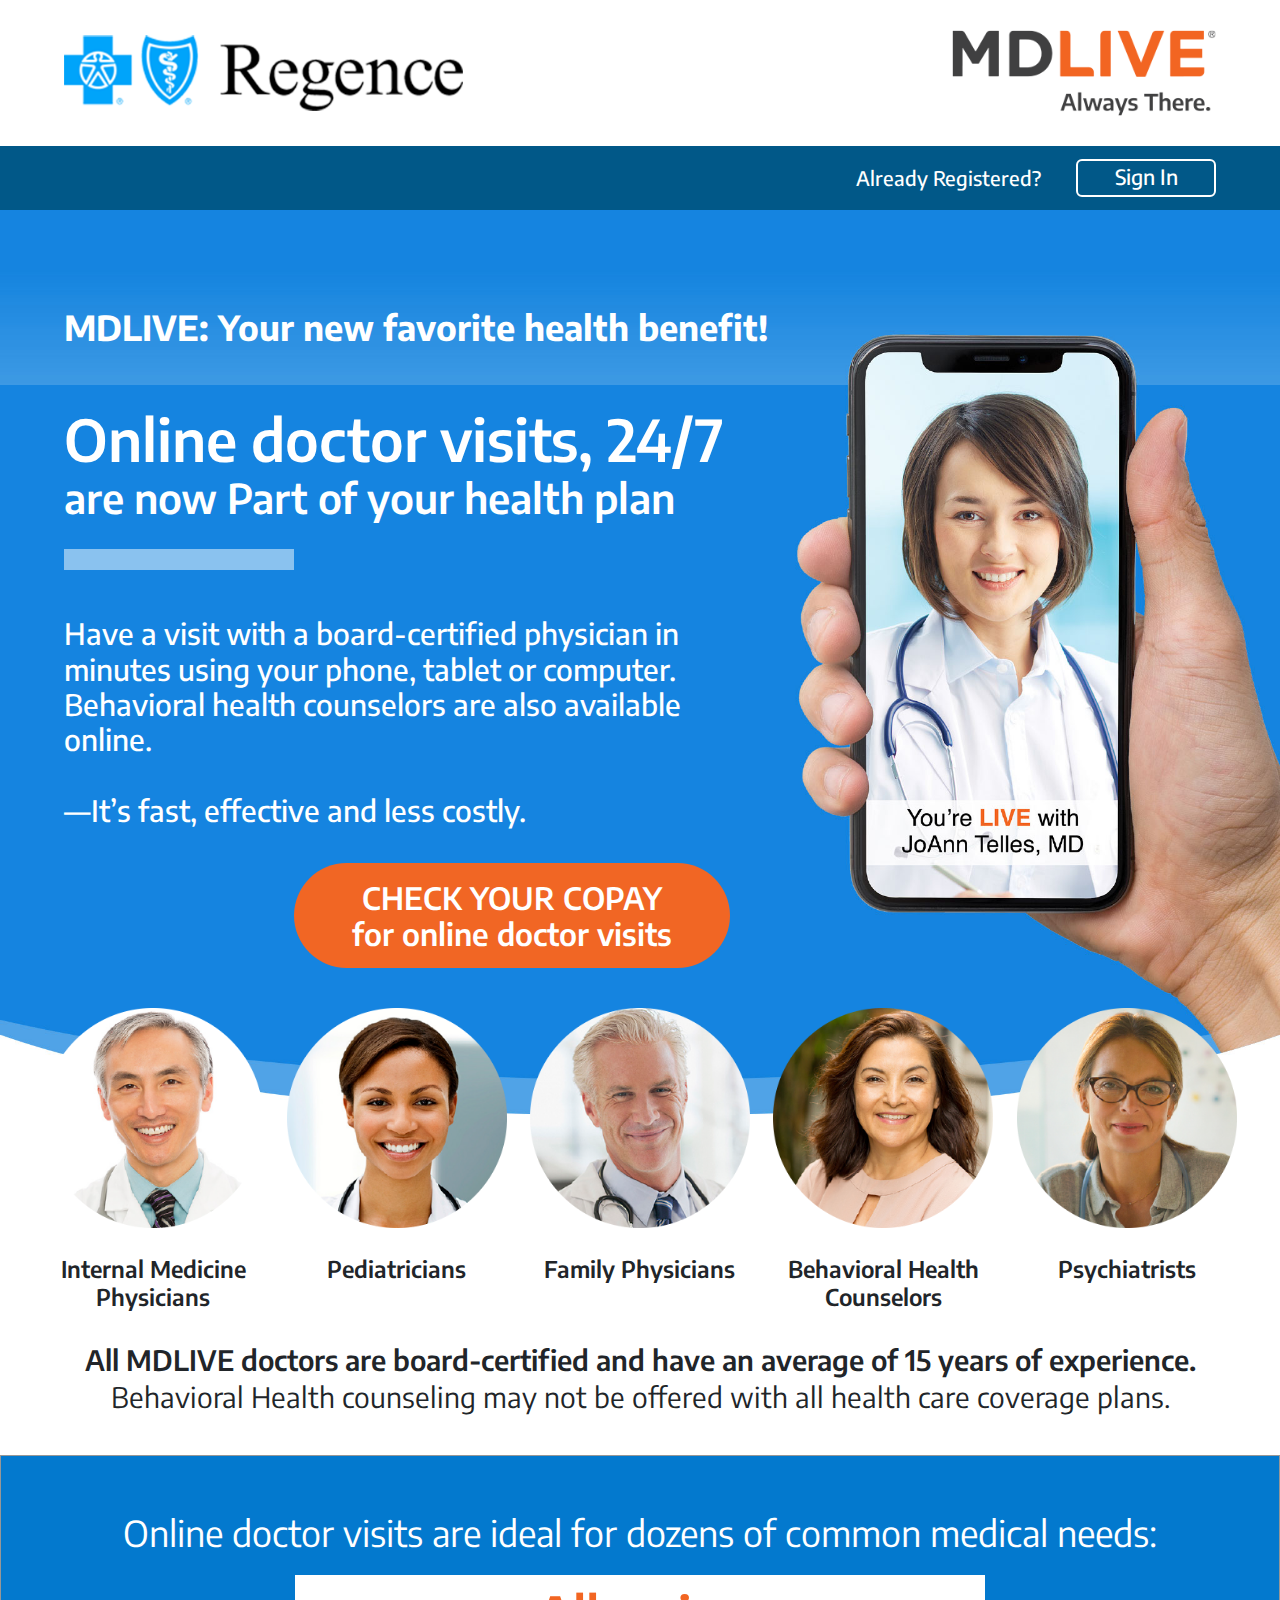
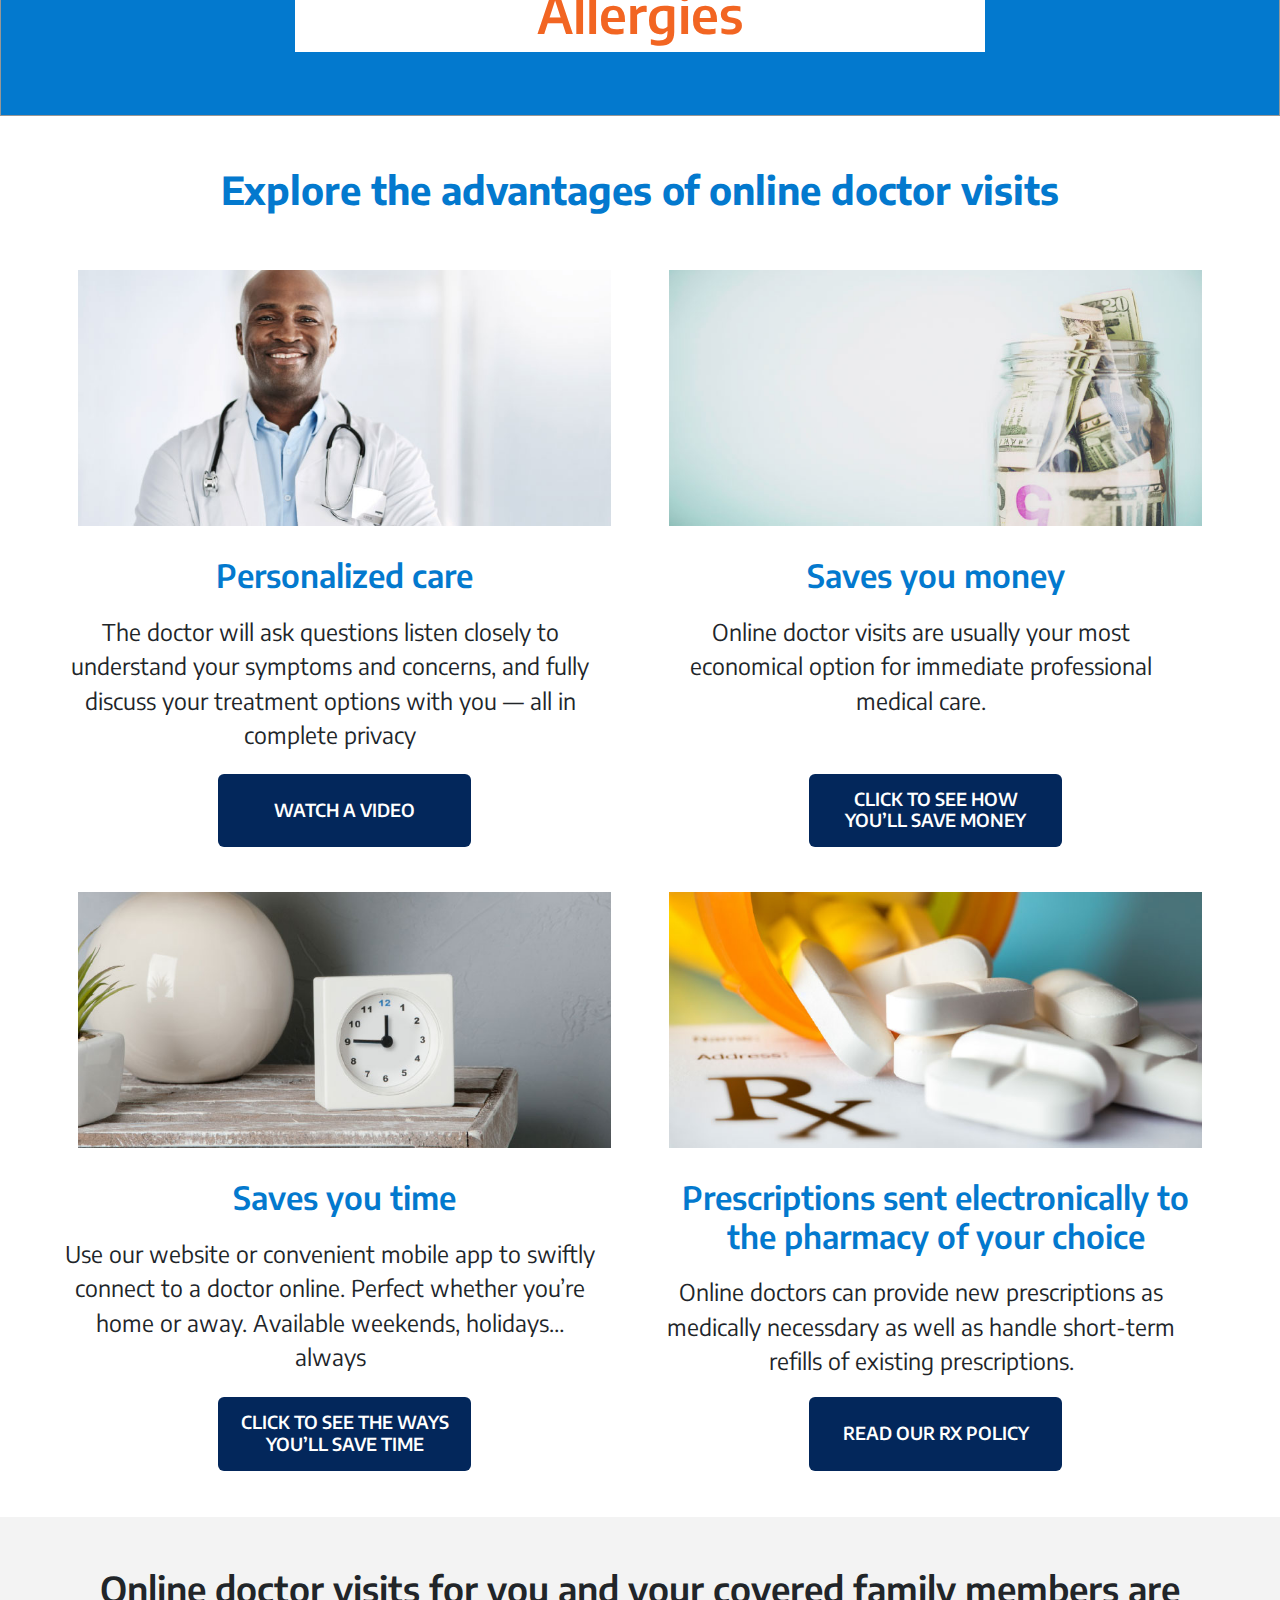
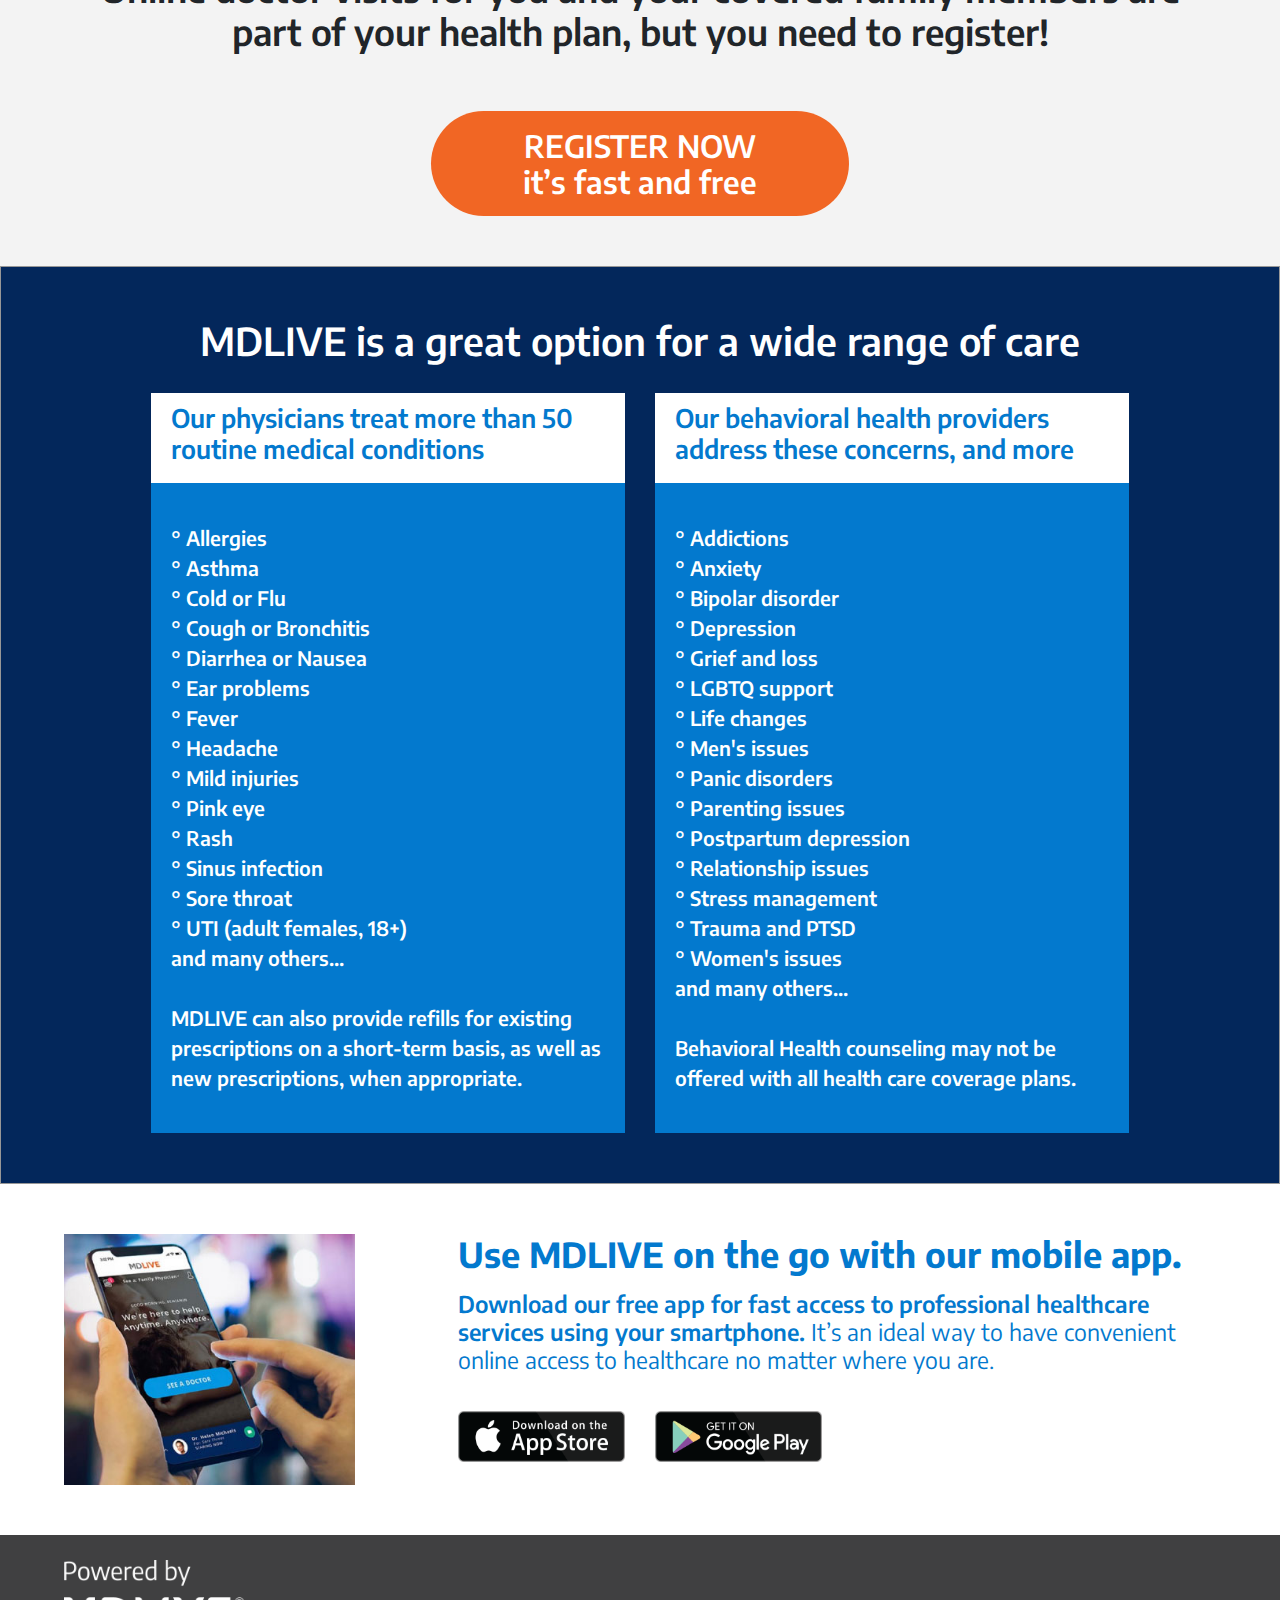
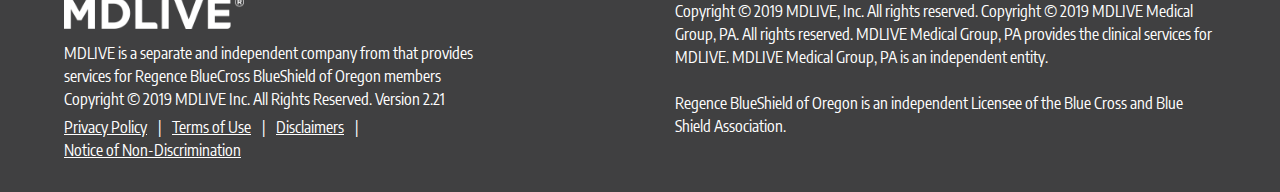
<file: index.html>
<!DOCTYPE html>
<html lang="en">
<head>
	<title>Regence</title>
	<meta charset="utf-8">
	<meta name="viewport" content="width=device-width, initial-scale=1">
	<meta name="classification" content="medical healthcare telehealth telemedicine"/>
	<meta name="description" content="Together Health Network - Trimedx Benefits, employee Healthcare with MDLIVE Find a web MD Online, ask a provider medical questions with Telehealth – Telemedicine.">
	<meta http-equiv="x-ua-compatible" content="ie=edge">
	<!--Bootstrap-->
	<link rel="stylesheet" href="https://maxcdn.bootstrapcdn.com/bootstrap/4.3.1/css/bootstrap.min.css">
	<link href="https://fonts.googleapis.com/css?family=Encode+Sans:100,200,300,400,500,600,700,800,900&display=swap" rel="stylesheet">
	<link href="https://fonts.googleapis.com/css?family=Encode+Sans+Condensed:100,200,300,400,500,600,700,800,900&display=swap" rel="stylesheet">

	<link href="assets/stylesheets/style.css" rel="stylesheet" type="text/css">
</head>
<body>
	<div class="fp-container">
		<div id="header">
	    <div class="cell-wrapper">
        <div class="wrapper">
          <div class="logo float-left">
            <a href="index.html"><img src="assets/images/regence_logo.svg" alt="Regence"></a>
          </div>
		      <div class="mdl_logo float-right">
        		<img src="assets/images/mdl_logo.svg" alt="MDLIVE Inc.">
					</div>
          <div class="clearfix"></div>
    		</div>
        <div class="sign_line">
        	<div class="wrapper">
	        	<span>Already Registered?</span>
	        	<a href="sign_in.html">Sign In</a>
	        </div>
        </div>
      </div>
    </div>
    <div id="content">
      <div class="cell-wrapper">
      	<img src="assets/images/wave_joann.jpg" class="wave_img">
        <div class="wrapper">
          <div class="page-wrapper">
          	<div class="dashboard_section_1">
          		<div class="line1">MDLIVE: Your new favorite health benefit!</div>
          		<div class="line2">Online doctor visits, 24/7<span>are now Part of your health plan</span></div>
          		<div class="line3">
	          		Have a visit with a board-certified physician in minutes using your phone, tablet or computer. Behavioral health counselors are also available online.<br><br>
	          		—It’s fast, effective and less costly.          			
          		</div>
          		<a href="copay.html" class="check_copay"><span>Check your copay</span> for online doctor visits</a>
          	</div>
        		<div class="dashboard_doctors">
          		<ul>
          			<li><img src="assets/images/doctor1.png" alt="Internal Medicine Physicians"><b>Internal Medicine Physicians</b></li>
          			<li><img src="assets/images/doctor2.png" alt="Pediatricians"><b>Pediatricians</b></li>
          			<li><img src="assets/images/doctor3.png" alt="Family Physicians"><b>Family Physicians</b></li>
          			<li><img src="assets/images/doctor4.png" alt="Behavioral Health Counselors"><b>Behavioral Health Counselors</b></li>
          			<li><img src="assets/images/doctor5.png" alt="Psychiatrists"><b>Psychiatrists</b></li>
          		</ul>
          		<div>
          			<b>All MDLIVE doctors are board-certified and have an average of 15 years of experience.</b> Behavioral Health counseling may not be offered with all health care coverage plans.
          		</div>
        		</div>
          </div>
        </div>
    		<div class="dashboard_section_2">
    			<div class="wrapper">
	    			Online doctor visits are ideal for dozens of common medical needs:
	    			<ul>
	    				<li>Allergies</li>
	    				<li>Asthma</li>
	    				<li>Cold and Flu</li>
	    				<li>Cough or Bronchitis</li>
	    				<li>Diarrhea or Nausea</li>
	    				<li>Ear problems</li>
	    				<li>Fever</li>
	    				<li>Headache</li>
	    				<li>Mild Injuries</li>
	    				<li>Pink Eye</li>
	    				<li>Rash</li>
	    				<li>Sinus infection</li>
	    				<li>Sore throat</li>
	    				<li>UTI (adult females, 18+)</li>
	    			</ul>
	    		</div>
    		</div>
    		<div class="dashboard_section_3">
    			<div class="wrapper">
    				<h2>Explore the advantages of online doctor visits</h2>
    				<div class="row">
    					<div class="col-md-6 col-xs-12">
    						<img src="assets/images/personalized_care.jpg" alt="Personalized care">
    						<div class="txt-block">
	    						<h3>Personalized care</h3>
	    						<span>The doctor will ask questions listen closely to understand your symptoms and concerns, and fully discuss your treatment options with you — all in complete privacy</span>
    						</div>
    						<a href="#" data-toggle="modal" data-target="#personalized_care"><span>Watch a Video</span></a>
    					</div>
    					<div class="col-md-6 col-xs-12">
    						<img src="assets/images/saves_money.jpg" alt="Saves you money">
    						<div class="txt-block">
	    						<h3>Saves you money</h3>
	    						<span>Online doctor visits are usually your most economical option for immediate professional medical care.</span>
    						</div>
    						<a href="#" data-toggle="modal" data-target="#saves_money"><span>Click to see how You’ll save Money</span></a>
    					</div>
    					<div class="col-md-6 col-xs-12">
    						<img src="assets/images/saves_time.jpg" alt="Saves you time">
    						<div class="txt-block">
	    						<h3>Saves you time</h3>
	    						<span>Use our website or convenient mobile app to swiftly connect to a doctor online. Perfect whether you’re home or away. Available weekends, holidays… always</span>
    						</div>
    						<a href="#" data-toggle="modal" data-target="#saves_time"><span>Click to see the ways You’ll save time</span></a>
    					</div>
    					<div class="col-md-6 col-xs-12">
    						<img src="assets/images/rx_policy.jpg" alt="Rx Policy">
    						<div class="txt-block">
	    						<h3>Prescriptions sent electronically to the pharmacy of your choice</h3>
	    						<span>Online doctors can provide new prescriptions as medically necessdary as well as handle short-term refills of existing prescriptions.</span>
    						</div>
    						<a href="#" data-toggle="modal" data-target="#rx_policy"><span>Read our Rx Policy</span></a>
    					</div>
    				</div>
    			</div>
    		</div>
    		<div class="dashboard_section_4">
    			<div class="wrapper">
    				Online doctor visits for you and your covered family members are part of your health plan, but you need to register!<br>
    				<a href="copay.html" class="register"><span>REGISTER NOW</span> it’s fast and free</a>
    			</div>
    		</div>
    		<div class="dashboard_section_5">
    			<div class="wrapper">
    				MDLIVE is a great option for a wide range of care<br>
    				<div class="care_wrapper">
    					<div class="row">
    						<div class="col-md-6 col-xs-12">
    							<div class="treatments">
	    							<h3>Our physicians treat more than 50 routine medical conditions</h3>
	    							<ul>
	    								<li>° Allergies</li>
	    								<li>° Asthma</li>
	    								<li>° Cold or Flu</li>
	    								<li>° Cough or Bronchitis</li>
	    								<li>° Diarrhea or Nausea</li>
	    								<li>° Ear problems</li>
	    								<li>° Fever</li>
	    								<li>° Headache</li>
	    								<li>° Mild injuries</li>
	    								<li>° Pink eye</li>
	    								<li>° Rash</li>
	    								<li>° Sinus infection</li>
	    								<li>° Sore throat</li>
	    								<li>° UTI (adult females, 18+)</li>
	    								<li>and many others…<br><br>
	    									MDLIVE can also provide refills for existing prescriptions on a short-term basis, as well as new prescriptions, when appropriate.
	    								</li>
	    							</ul>
    							</div>
     						</div>
    						<div class="col-md-6 col-xs-12">
    							<div class="treatments">
    								<h3>Our behavioral health providers address these concerns, and more</h3>
	    							<ul>
	    								<li>° Addictions</li>
	    								<li>° Anxiety</li>
	    								<li>° Bipolar disorder</li>
	    								<li>° Depression</li>
	    								<li>° Grief and loss</li>
	    								<li>° LGBTQ support</li>
	    								<li>° Life changes</li>
	    								<li>° Men's issues</li>
	    								<li>° Panic disorders</li>
	    								<li>° Parenting issues</li>
	    								<li>° Postpartum depression</li>
	    								<li>° Relationship issues</li>
	    								<li>° Stress management</li>
	    								<li>° Trauma and PTSD</li>
	    								<li>° Women's issues</li>
	    								<li>
												and many others…<br><br>
												Behavioral Health counseling may not be offered with all health care coverage plans.
											</li>
	    							</ul>
    							</div>
    						</div>
    					</div>
    				</div>
    			</div>
    		</div>
    		<div class="dashboard_section_6">
    			<div class="wrapper">
    				<div class="row">
    					<div class="col-sm-4 col-xs-12">
    						<img src="assets/images/app_image.jpg" alt="Download our free app" class="app_image">
    					</div>
    					<div class="col-sm-8 col-xs-12">
    						<h3>Use MDLIVE on the go with our mobile app.</h3>
    						<b>Download our free app for fast access to professional healthcare services using your smartphone.</b> It’s an ideal way to have convenient online access to healthcare no matter where you are.
    						<div class="app_download row">
    							<div class="col-lg-3 col-md-4 col-sm-5 col-6">
	    							<a href="https://itunes.apple.com/us/app/mdlive/id839671393?ls=1&mt=8" target="_blank"><img src="assets/images/app_store.svg" alt="App Store"></a>
    							</div>
    							<div class="col-lg-3 col-md-4 col-sm-5 col-6">
	    							<a href="https://play.google.com/store/apps/details?id=com.mdlive.mobile" target="_blank"><img src="assets/images/google_play.svg" alt="Google Play"></a>
    							</div>
    						</div>
    					</div>
    				</div>
    			</div>
    		</div>
      </div>
    </div>
		<div id="footer">
		  <div class="cell-wrapper">
		    <div class="wrapper">
		      <div class="group_footer_left">
		        <div class="copyright">
		        	<img src="assets/images/mdl_logo_powered.svg" alt="MDLIVE Inc.">
		          <div class="legal">
		            MDLIVE is a separate and independent company from that provides services for Regence BlueCross BlueShield of Oregon members <br>Copyright © 2019 MDLIVE Inc. All Rights Reserved. Version 2.21
		            <ul class="legal-links">
		              <li class="privacy"><a href="privacy_policy.html" title="Privacy Policy">Privacy Policy</a></li>
		              <li class="terms"><a href="terms_of_use.html" title="Terms of Use">Terms of Use</a></li>
		              <li class="hipaa"><a href="disclaimers.html" title="Disclaimers">Disclaimers</a></li>
		              <li class="ndnotice"><a href="notice-of-non-discrimination.html" title="Notice of Non-Discrimination">Notice of Non-Discrimination</a></li>
		            </ul>
		          </div>
		        </div>
		      </div>
		      <div class="group_footer_right">
	        	Copyright © 2019 MDLIVE, Inc. All rights reserved. Copyright © 2019 MDLIVE Medical Group, PA. All rights reserved. MDLIVE Medical Group, PA provides the clinical services for MDLIVE. MDLIVE Medical Group, PA is an independent entity. <br><br>
	        	Regence BlueShield of Oregon is an independent Licensee of the Blue Cross and Blue Shield Association.
		      </div>
		      <div class="clearfix"></div>
		    </div>
		  </div>
		</div>
	</div>
	<div class="modal fade" id="personalized_care" tabindex="-1" role="dialog" aria-hidden="true">
	  <div class="modal-dialog" role="document">
	    <div class="modal-content">
	      <div class="modal-body no_padding dashboard_modal">
	      	<div class="video-container">
						<iframe id="video" width="420" height="315" src="https://www.youtube.com/embed/SkiyhtUynYQ?rel=0" frameborder="0" allowfullscreen></iframe>
					</div>
				</div>
	      <div class="modal-footer">
	        <button type="button" data-dismiss="modal">Close</button>
	      </div>
	    </div>
	  </div>
	</div>
	<div class="modal fade" id="rx_policy" tabindex="-1" role="dialog" aria-hidden="true">
	  <div class="modal-dialog" role="document">
	    <div class="modal-content">
	      <div class="modal-body no_padding dashboard_modal">
	        <img src="assets/images/rx_policy.jpg" alt="Rx Policy">
	        <div class="modal-text">
		        <h3>Medications through MDLIVE</h3>
		        <ul>
		        	<li>When your medical condition calls for a prescription drug, our doctors can send a convenient e-prescription directly to the pharmacy of your choice.</li>
		        	<li>MDLIVE doctors can also provide a refill for an existing prescription on a short-term basis.</li>
		        </ul>
		        <div class="disclaimer">Our physicians will not prescribe substances, non-therapeutic drugs, and certain other drugs that have potential for abuse.</div>
	        </div>
	      </div>
	      <div class="modal-footer">
	        <button type="button" data-dismiss="modal">Close</button>
	      </div>
	    </div>
	  </div>
	</div>
	<div class="modal fade" id="saves_money" tabindex="-1" role="dialog" aria-hidden="true">
	  <div class="modal-dialog" role="document">
	    <div class="modal-content">
	      <div class="modal-body no_padding dashboard_modal">
	        <img src="assets/images/saves_money.jpg" alt="Saves you money">
	        <div class="modal-text">
		        <h3>How you'll save money</h3>
		        <ul>
		        	<li>Copays for online doctor visits are almost always lower than going to an Urgent Care center, and especially compared to costly ER visits.</li>
		        	<li>With online doctor visits, you'll save money by not missing work, paying for childcare, or incurring costs of commuting and parking.</li>
		        </ul>
	        </div>
	      </div>
	      <div class="modal-footer">
	        <button type="button" data-dismiss="modal">Close</button>
	      </div>
	    </div>
	  </div>
	</div>
	<div class="modal fade" id="saves_time" tabindex="-1" role="dialog" aria-hidden="true">
	  <div class="modal-dialog" role="document">
	    <div class="modal-content">
	      <div class="modal-body no_padding dashboard_modal">
	        <img src="assets/images/saves_time.jpg" alt="Saves you time">
	        <div class="modal-text">
		        <h3>Average wait time to see a doctor on MDLIVE is less than 15 minutes!</h3>
		        Plus, compared to regular office visits, you'll save time spent:<br><br>
		        <ul>
		        	<li class="narrow">Calling for an appointment</li>
		        	<li class="narrow">Traveling there and back</li>
		        	<li class="narrow">Filling out paperwork</li>
		        	<li class="narrow">Sitting in a waiting room</li>
		        	<li class="narrow">Taking a prescription to the pharmacy (MDLIVE uses e-prescriptions!)</li>
		        </ul>
	        </div>
	      </div>
	      <div class="modal-footer">
	        <button type="button" data-dismiss="modal">Close</button>
	      </div>
	    </div>
	  </div>
	</div>
</body>
</html>
<script src="https://ajax.googleapis.com/ajax/libs/jquery/3.3.1/jquery.min.js"></script>
<script src="https://cdnjs.cloudflare.com/ajax/libs/popper.js/1.14.7/umd/popper.min.js"></script>
<script src="https://maxcdn.bootstrapcdn.com/bootstrap/4.3.1/js/bootstrap.min.js"></script>
<script src="assets/scripts/common.js"></script>
</file>
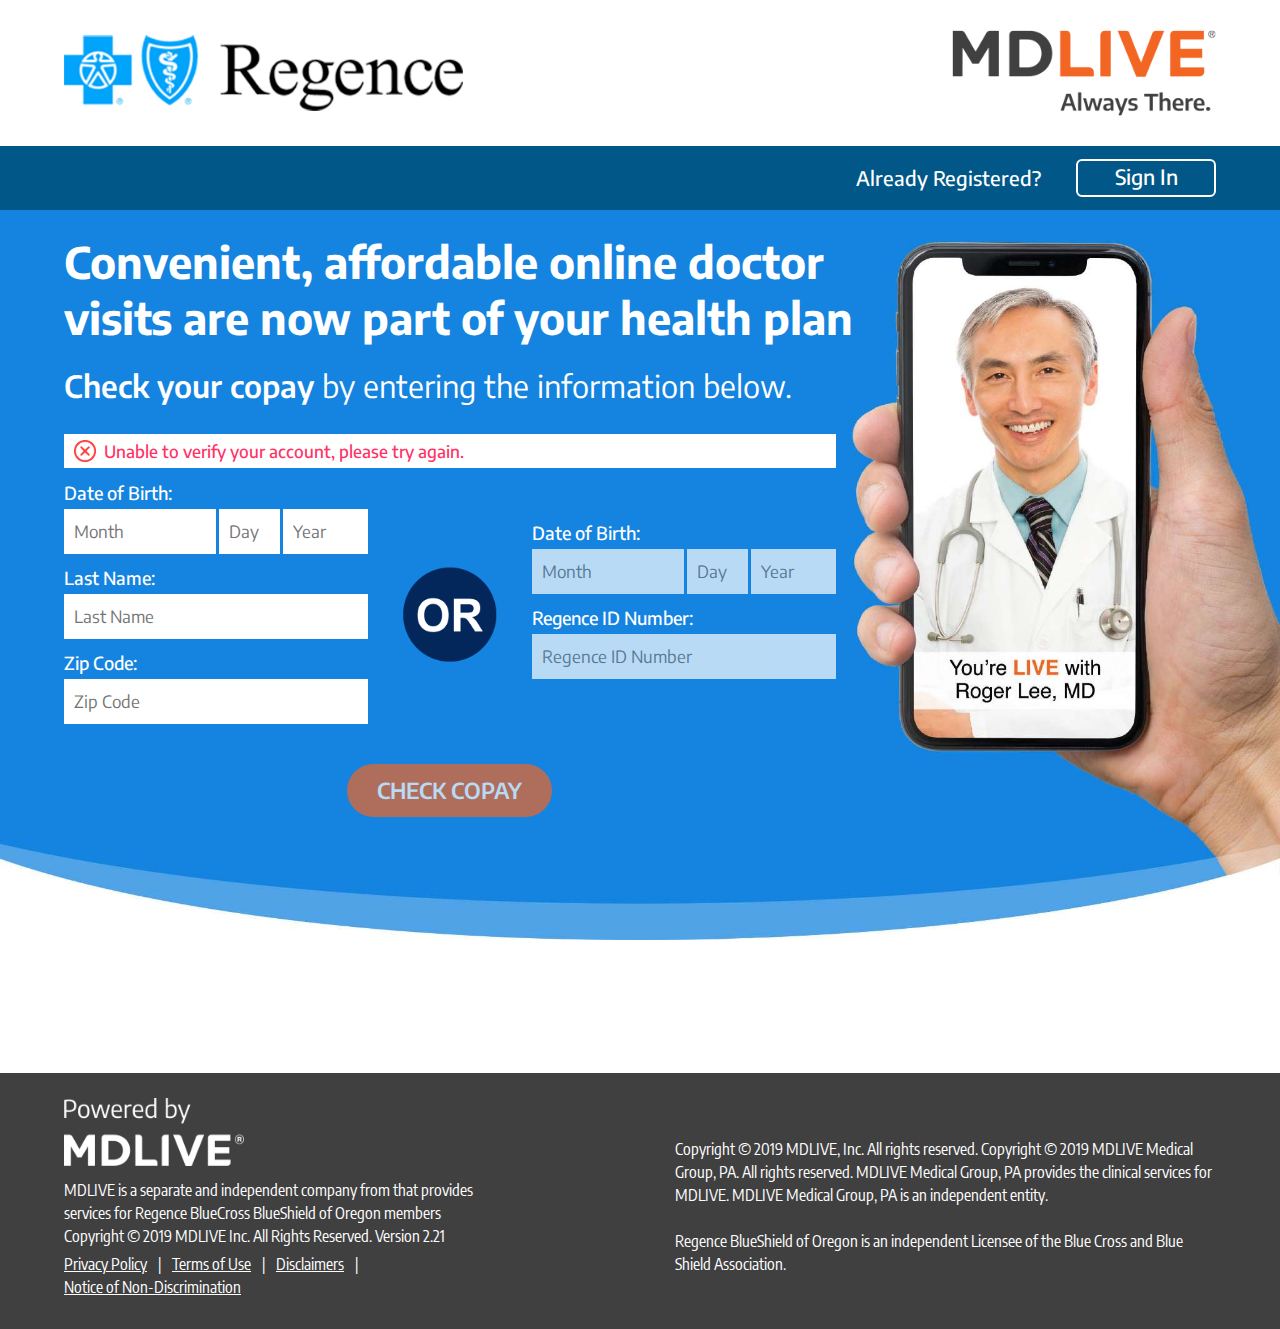
<file: copay.html>
<!DOCTYPE html>
<html lang="en">
<!--test-->
<head>
	<title>Regence</title>
	<meta charset="utf-8">
	<meta name="viewport" content="width=device-width, initial-scale=1">
	<meta name="classification" content="medical healthcare telehealth telemedicine"/>
	<meta name="description" content="Together Health Network - Trimedx Benefits, employee Healthcare with MDLIVE Find a web MD Online, ask a provider medical questions with Telehealth – Telemedicine.">
	<meta http-equiv="x-ua-compatible" content="ie=edge">
	<!--Bootstrap-->
	<link rel="stylesheet" href="https://maxcdn.bootstrapcdn.com/bootstrap/4.3.1/css/bootstrap.min.css">
	<script src="https://ajax.googleapis.com/ajax/libs/jquery/3.3.1/jquery.min.js"></script>
	<script src="https://cdnjs.cloudflare.com/ajax/libs/popper.js/1.14.7/umd/popper.min.js"></script>
	<script src="https://maxcdn.bootstrapcdn.com/bootstrap/4.3.1/js/bootstrap.min.js"></script>

	<link href="https://fonts.googleapis.com/css?family=Encode+Sans:100,200,300,400,500,600,700,800,900&display=swap" rel="stylesheet">
	<link href="https://fonts.googleapis.com/css?family=Encode+Sans+Condensed:100,200,300,400,500,600,700,800,900&display=swap" rel="stylesheet">

	<link href="assets/stylesheets/style.css" rel="stylesheet" type="text/css">
	<script src="assets/scripts/common.js"></script>
</head>
<body>
	<div class="fp-container">
		<div id="header">
	    <div class="cell-wrapper">
        <div class="wrapper">
          <div class="logo float-left">
            <a href="index.html"><img src="assets/images/regence_logo.svg" alt="Regence"></a>
          </div>
		      <div class="mdl_logo float-right">
        		<img src="assets/images/mdl_logo.svg" alt="MDLIVE Inc.">
					</div>
          <div class="clearfix"></div>
    		</div>
        <div class="sign_line">
        	<div class="wrapper">
	        	<span>Already Registered?</span>
	        	<a href="sign_in.html">Sign In</a>
	        </div>
        </div>
      </div>
    </div>
    <div id="copay_content">
      <div class="cell-wrapper">
      	<img src="assets/images/wave_roger.jpg" class="wave_img swap">
      	<img src="assets/images/wave_roger1.jpg" class="wave_img swap">
        <div class="wrapper">
          <div class="page-wrapper">
          	<div class="copay_text">
          		<div class="line1">Convenient, affordable online doctor visits are now part of your health plan</div>
          		<div class="line2"><b>Check your copay</b> by entering the information below.</div>
          	</div>
        		<form id="checkCopayForm" action="register.html">
	          	<div class="copay-form">
		          	<div class="copay_errors_container">
		          		<div class="copay-error">
		          			<img src="assets/images/error.png" alt="error">
		          			<span>Unable to verify your account, please try again.</span>
		          		</div>
		          	</div>
		          	<div class="row">
		          		<div class="col-md-5 check_method" id="check_method_1">
	          				<label>Date of Birth:</label>
	          				<div class="form-cell date-row clearfix">
	          					<input type="text" name="" placeholder="Month">
	          					<input type="number" min="1" max="31" name="" placeholder="Day">
	          					<input type="number" min="1900" name="" placeholder="Year">
	          				</div>
	          				<label>Last Name:</label>
			          		<div class="form-cell">
			          			<input type="text" name="" placeholder="Last Name">
			          		</div>
	          				<label>Zip Code:</label>
			          		<div class="form-cell">
			          			<input type="number" name="" placeholder="Zip Code">
			          		</div>
		          		</div>
		          		<div class="col-lg-2 col-md-2 check_method_or"><img src="assets/images/or_icon.png" alt="Or"></div>
		          		<div class="col-md-5 check_method" id="check_method_2">
	          				<label>Date of Birth:</label>
	          				<div class="form-cell date-row clearfix">
	          					<input type="text" name="" readonly="true" placeholder="Month">
	          					<input type="number" min="1" max="31" name="" readonly="true" placeholder="Day">
	          					<input type="number" min="1900" name="" readonly="true" placeholder="Year">
	          				</div>
	          				<label>Regence ID Number:</label>
			          		<div class="form-cell">
			          			<input type="text" name="" readonly="true" placeholder="Regence ID Number">
			          		</div>
		          		</div>
		          	</div>
		          	<div class="form-buttons"><input type="submit" name="" id="checkCopaySubmit" value="Check Copay" disabled="disabled"></div>
	          	</div>
        		</form>
          </div>
        </div>
      </div>
      <div class="copay_height_adjust"></div>
    </div>
		<div id="footer">
		  <div class="cell-wrapper">
		    <div class="wrapper">
		      <div class="group_footer_left">
		        <div class="copyright">
		        	<img src="assets/images/mdl_logo_powered.svg" alt="MDLIVE Inc.">
		          <div class="legal">
		            MDLIVE is a separate and independent company from that provides services for Regence BlueCross BlueShield of Oregon members <br>Copyright © 2019 MDLIVE Inc. All Rights Reserved. Version 2.21
		            <ul class="legal-links">
		              <li class="privacy"><a href="privacy_policy.html" title="Privacy Policy">Privacy Policy</a></li>
		              <li class="terms"><a href="terms_of_use.html" title="Terms of Use">Terms of Use</a></li>
		              <li class="hipaa"><a href="disclaimers.html" title="Disclaimers">Disclaimers</a></li>
		              <li class="ndnotice"><a href="notice-of-non-discrimination.html" title="Notice of Non-Discrimination">Notice of Non-Discrimination</a></li>
		            </ul>
		          </div>
		        </div>
		      </div>
		      <div class="group_footer_right">
	        	Copyright © 2019 MDLIVE, Inc. All rights reserved. Copyright © 2019 MDLIVE Medical Group, PA. All rights reserved. MDLIVE Medical Group, PA provides the clinical services for MDLIVE. MDLIVE Medical Group, PA is an independent entity. <br><br>
	        	Regence BlueShield of Oregon is an independent Licensee of the Blue Cross and Blue Shield Association.
		      </div>
		      <div class="clearfix"></div>
		    </div>
		  </div>
		</div>
	</div>
</body>
</html>
</file>
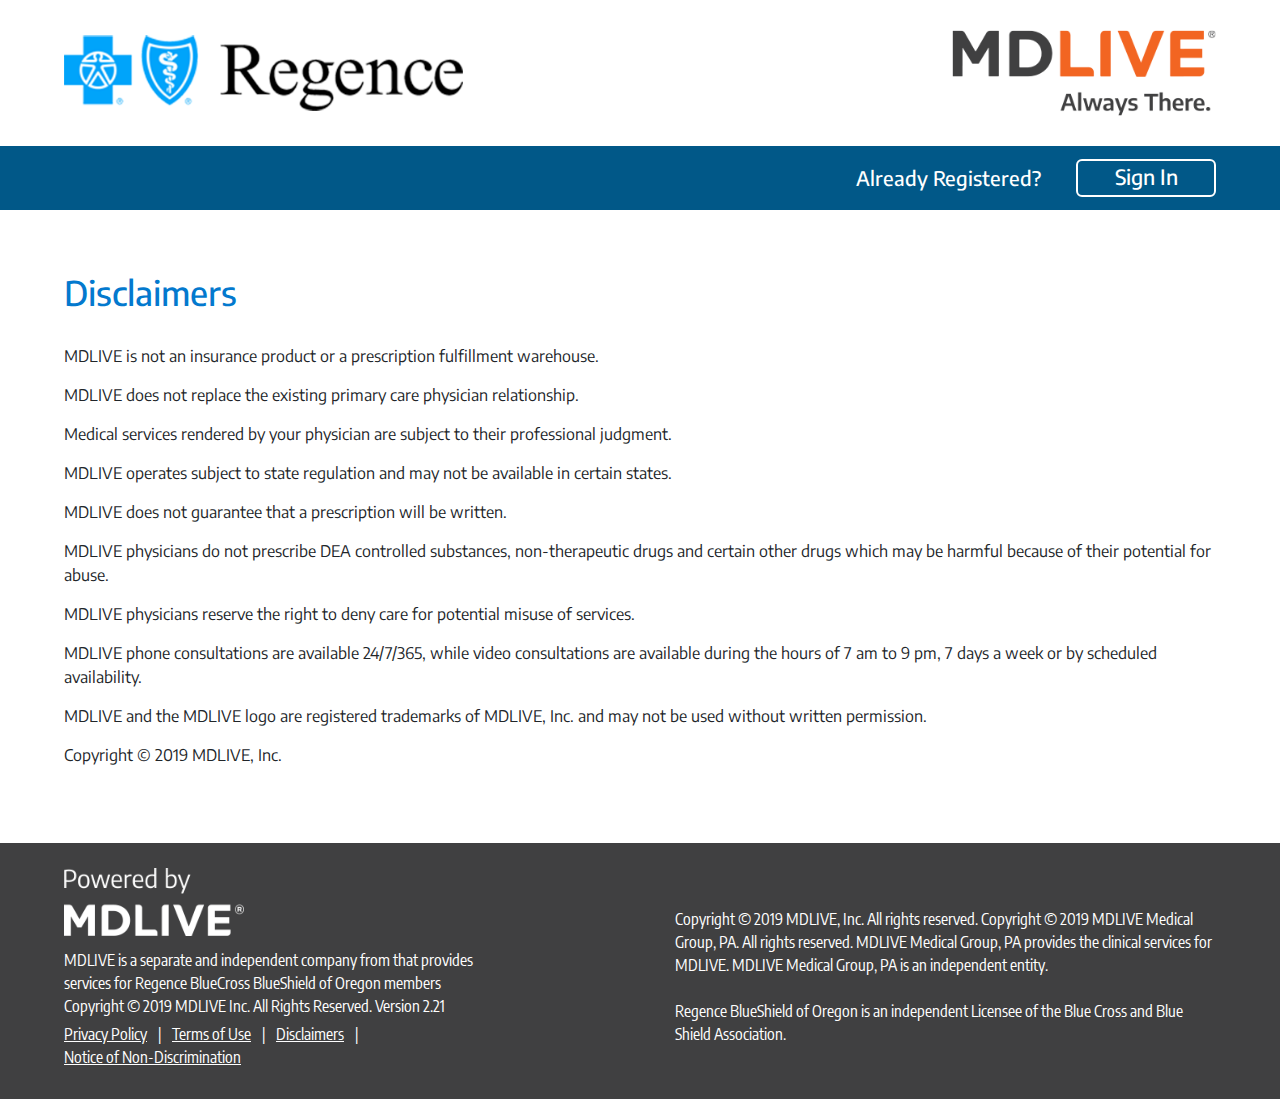
<file: disclaimers.html>
<!DOCTYPE html>
<html lang="en">
<head>
	<title>Regence</title>
	<meta charset="utf-8">
	<meta name="viewport" content="width=device-width, initial-scale=1">
	<meta name="classification" content="medical healthcare telehealth telemedicine"/>
	<meta name="description" content="Together Health Network - Trimedx Benefits, employee Healthcare with MDLIVE Find a web MD Online, ask a provider medical questions with Telehealth – Telemedicine.">
	<meta http-equiv="x-ua-compatible" content="ie=edge">
	<!--Bootstrap-->
	<link rel="stylesheet" href="https://maxcdn.bootstrapcdn.com/bootstrap/4.3.1/css/bootstrap.min.css">
	<script src="https://ajax.googleapis.com/ajax/libs/jquery/3.3.1/jquery.min.js"></script>
	<script src="https://cdnjs.cloudflare.com/ajax/libs/popper.js/1.14.7/umd/popper.min.js"></script>
	<script src="https://maxcdn.bootstrapcdn.com/bootstrap/4.3.1/js/bootstrap.min.js"></script>

	<link href="https://fonts.googleapis.com/css?family=Encode+Sans:100,200,300,400,500,600,700,800,900&display=swap" rel="stylesheet">
	<link href="https://fonts.googleapis.com/css?family=Encode+Sans+Condensed:100,200,300,400,500,600,700,800,900&display=swap" rel="stylesheet">

	<link href="assets/stylesheets/style.css" rel="stylesheet" type="text/css">
	<script src="assets/scripts/common.js"></script>
</head>
<body>
	<div class="fp-container">
		<div id="header">
	    <div class="cell-wrapper">
        <div class="wrapper">
          <div class="logo float-left">
            <a href="index.html"><img src="assets/images/regence_logo.svg" alt="Regence"></a>
          </div>
		      <div class="mdl_logo float-right">
        		<img src="assets/images/mdl_logo.svg" alt="MDLIVE Inc.">
					</div>
          <div class="clearfix"></div>
    		</div>
        <div class="sign_line">
        	<div class="wrapper">
	        	<span>Already Registered?</span>
	        	<a href="sign_in.html">Sign In</a>
	        </div>
        </div>
      </div>
    </div>
    <div id="content">
      <div class="cell-wrapper">
        <div class="wrapper">
          <div class="static-page-wrapper">
			      <h1>Disclaimers</h1>
			      <ul class="disclaimers-content-list generic_270_disclaimers">
			        <li data-disclaimer="1">MDLIVE is not an insurance product or a prescription fulfillment warehouse.</li><li data-disclaimer="2">MDLIVE does not replace the existing primary care physician relationship.</li><li data-disclaimer="3">Medical services rendered by your physician are subject to their professional judgment.</li><li data-disclaimer="4">MDLIVE operates subject to state regulation and may not be available in certain states.</li><li data-disclaimer="5">MDLIVE does not guarantee that a prescription will be written.</li><li data-disclaimer="6">MDLIVE physicians do not prescribe DEA controlled substances, non-therapeutic drugs and certain other drugs which may be harmful because of their potential for abuse.</li><li data-disclaimer="7">MDLIVE physicians reserve the right to deny care for potential misuse of services.</li><li data-disclaimer="8">MDLIVE phone consultations are available 24/7/365, while video consultations are available during the hours of 7 am to 9 pm, 7 days a week or by scheduled availability.</li><li data-disclaimer="9">MDLIVE and the MDLIVE logo are registered trademarks of MDLIVE, Inc. and may not be used without written permission.</li>
			      </ul>
			      <p class="disclaimers-content-copyright">Copyright © 2019 MDLIVE, Inc.</p>
          </div>
        </div>
      </div>
    </div>
		<div id="footer">
		  <div class="cell-wrapper">
		    <div class="wrapper">
		      <div class="group_footer_left">
		        <div class="copyright">
		        	<img src="assets/images/mdl_logo_powered.svg" alt="MDLIVE Inc.">
		          <div class="legal">
		            MDLIVE is a separate and independent company from that provides services for Regence BlueCross BlueShield of Oregon members <br>Copyright © 2019 MDLIVE Inc. All Rights Reserved. Version 2.21
		            <ul class="legal-links">
		              <li class="privacy"><a href="privacy_policy.html" title="Privacy Policy">Privacy Policy</a></li>
		              <li class="terms"><a href="terms_of_use.html" title="Terms of Use">Terms of Use</a></li>
		              <li class="hipaa"><a href="disclaimers.html" title="Disclaimers">Disclaimers</a></li>
		              <li class="ndnotice"><a href="notice-of-non-discrimination.html" title="Notice of Non-Discrimination">Notice of Non-Discrimination</a></li>
		            </ul>
		          </div>
		        </div>
		      </div>
		      <div class="group_footer_right">
	        	Copyright © 2019 MDLIVE, Inc. All rights reserved. Copyright © 2019 MDLIVE Medical Group, PA. All rights reserved. MDLIVE Medical Group, PA provides the clinical services for MDLIVE. MDLIVE Medical Group, PA is an independent entity. <br><br>
	        	Regence BlueShield of Oregon is an independent Licensee of the Blue Cross and Blue Shield Association.
		      </div>
		      <div class="clearfix"></div>
		    </div>
		  </div>
		</div>
	</div>
</body>
</html>
</file>
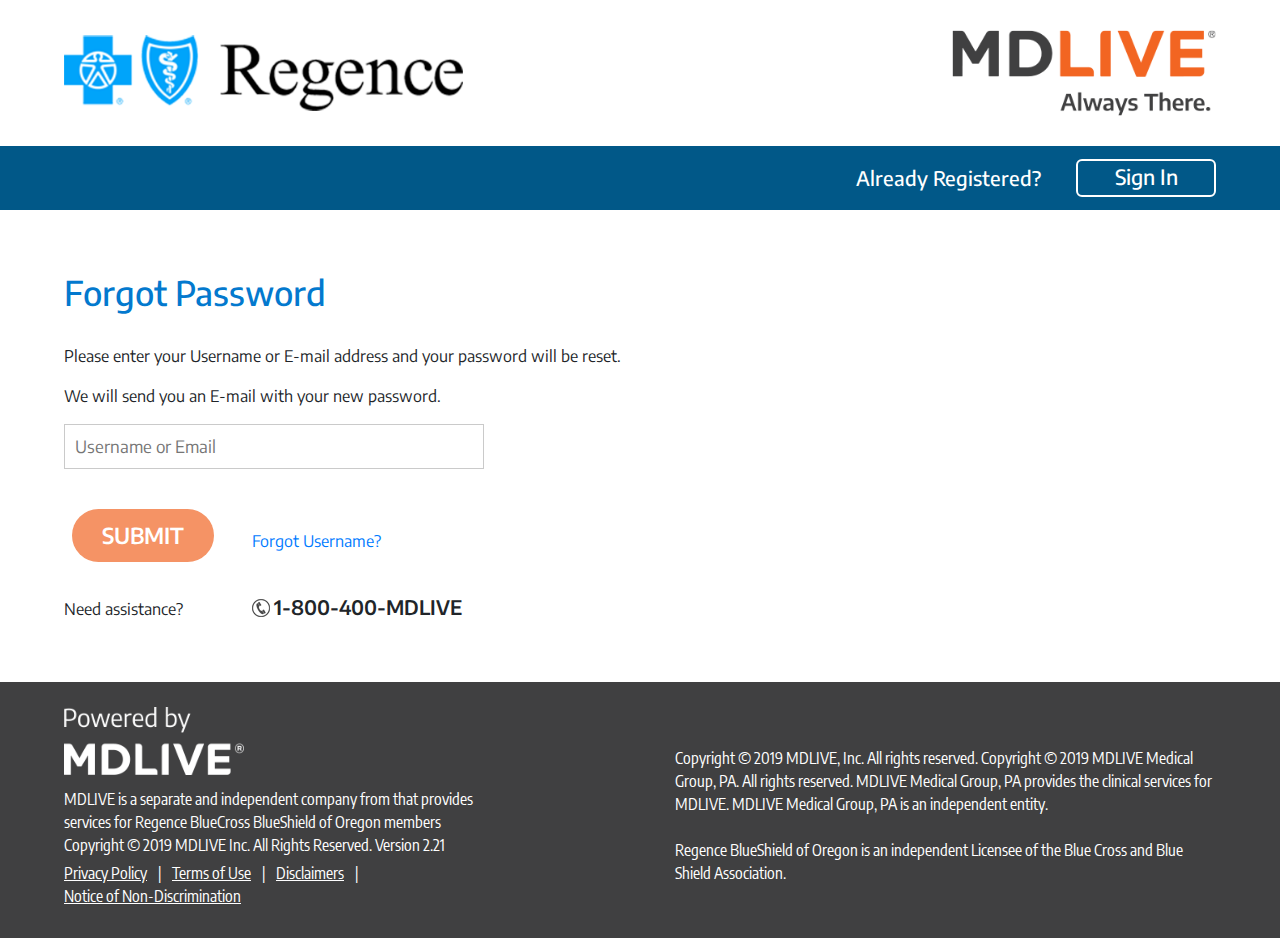
<file: forgot_password.html>
<!DOCTYPE html>
<html lang="en">
<head>
	<title>Regence</title>
	<meta charset="utf-8">
	<meta name="viewport" content="width=device-width, initial-scale=1">
	<meta name="classification" content="medical healthcare telehealth telemedicine"/>
	<meta name="description" content="Together Health Network - Trimedx Benefits, employee Healthcare with MDLIVE Find a web MD Online, ask a provider medical questions with Telehealth – Telemedicine.">
	<meta http-equiv="x-ua-compatible" content="ie=edge">
	<!--Bootstrap-->
	<link rel="stylesheet" href="https://maxcdn.bootstrapcdn.com/bootstrap/4.3.1/css/bootstrap.min.css">
	<script src="https://ajax.googleapis.com/ajax/libs/jquery/3.3.1/jquery.min.js"></script>
	<script src="https://cdnjs.cloudflare.com/ajax/libs/popper.js/1.14.7/umd/popper.min.js"></script>
	<script src="https://maxcdn.bootstrapcdn.com/bootstrap/4.3.1/js/bootstrap.min.js"></script>

	<link href="https://fonts.googleapis.com/css?family=Encode+Sans:100,200,300,400,500,600,700,800,900&display=swap" rel="stylesheet">
	<link href="https://fonts.googleapis.com/css?family=Encode+Sans+Condensed:100,200,300,400,500,600,700,800,900&display=swap" rel="stylesheet">

	<link href="assets/stylesheets/style.css" rel="stylesheet" type="text/css">
	<script src="assets/scripts/common.js"></script>
</head>
<body>
	<div class="fp-container">
		<div id="header">
	    <div class="cell-wrapper">
        <div class="wrapper">
          <div class="logo float-left">
            <a href="index.html"><img src="assets/images/regence_logo.svg" alt="Regence"></a>
          </div>
		      <div class="mdl_logo float-right">
        		<img src="assets/images/mdl_logo.svg" alt="MDLIVE Inc.">
					</div>
          <div class="clearfix"></div>
    		</div>
        <div class="sign_line">
        	<div class="wrapper">
	        	<span>Already Registered?</span>
	        	<a href="sign_in.html">Sign In</a>
	        </div>
        </div>
      </div>
    </div>
    <div id="content">
      <div class="cell-wrapper">
        <div class="wrapper">
          <div class="static-page-wrapper">
						<h1>Forgot Password</h1>
					  <p>Please enter your Username or E-mail address and your password will be reset.</p>
					  <p>We will send you an E-mail with your new password.</p>
          	<div class="form-wrapper">
							<div class="forgot-password" id="forgotWrap">
							  <form accept-charset="UTF-8" action="/forgot_password" method="post">
							  	<input name="utf8" type="hidden" value="✓">
							  	<input name="authenticity_token" type="hidden" value="">
							    <p style="color:red;"></p>
							    <div class="form-cell">
							    	<input autocomplete="off" id="forgot_password_email" name="forgot_password[email]" size="40" placeholder="Username or Email" type="text">
							    </div>
							    <div class="error" id="error_password"></div>
	                <div class="submit-form form-buttons">
	                	<div class="row">
	                		<div class="col-sm-5">
			                  <input name="commit" type="submit" value="Submit" disabled="true">
	                		</div>
	                		<div class="col-sm-7 acct text-left">
	                      <a href="forgot_username.html">Forgot Username?</a>
	                		</div>
	                	</div>
	                </div>
			            <div class="assistance_notice row">
		            		<div class="col-sm-5">
		                  <span>Need assistance?</span>
                		</div>
                		<div class="col-sm-7">
                      <img src="assets/images/phoneicon.png" alt=""> <b>1-800-400-MDLIVE</b>
                		</div>
			            </div>
								</form>  
							</div>
          	</div>
          </div>
        </div>
      </div>
    </div>
		<div id="footer">
		  <div class="cell-wrapper">
		    <div class="wrapper">
		      <div class="group_footer_left">
		        <div class="copyright">
		        	<img src="assets/images/mdl_logo_powered.svg" alt="MDLIVE Inc.">
		          <div class="legal">
		            MDLIVE is a separate and independent company from that provides services for Regence BlueCross BlueShield of Oregon members <br>Copyright © 2019 MDLIVE Inc. All Rights Reserved. Version 2.21
		            <ul class="legal-links">
		              <li class="privacy"><a href="privacy_policy.html" title="Privacy Policy">Privacy Policy</a></li>
		              <li class="terms"><a href="terms_of_use.html" title="Terms of Use">Terms of Use</a></li>
		              <li class="hipaa"><a href="disclaimers.html" title="Disclaimers">Disclaimers</a></li>
		              <li class="ndnotice"><a href="notice-of-non-discrimination.html" title="Notice of Non-Discrimination">Notice of Non-Discrimination</a></li>
		            </ul>
		          </div>
		        </div>
		      </div>
		      <div class="group_footer_right">
	        	Copyright © 2019 MDLIVE, Inc. All rights reserved. Copyright © 2019 MDLIVE Medical Group, PA. All rights reserved. MDLIVE Medical Group, PA provides the clinical services for MDLIVE. MDLIVE Medical Group, PA is an independent entity. <br><br>
	        	Regence BlueShield of Oregon is an independent Licensee of the Blue Cross and Blue Shield Association.
		      </div>
		      <div class="clearfix"></div>
		    </div>
		  </div>
		</div>
	</div>
</body>
</html>
</file>
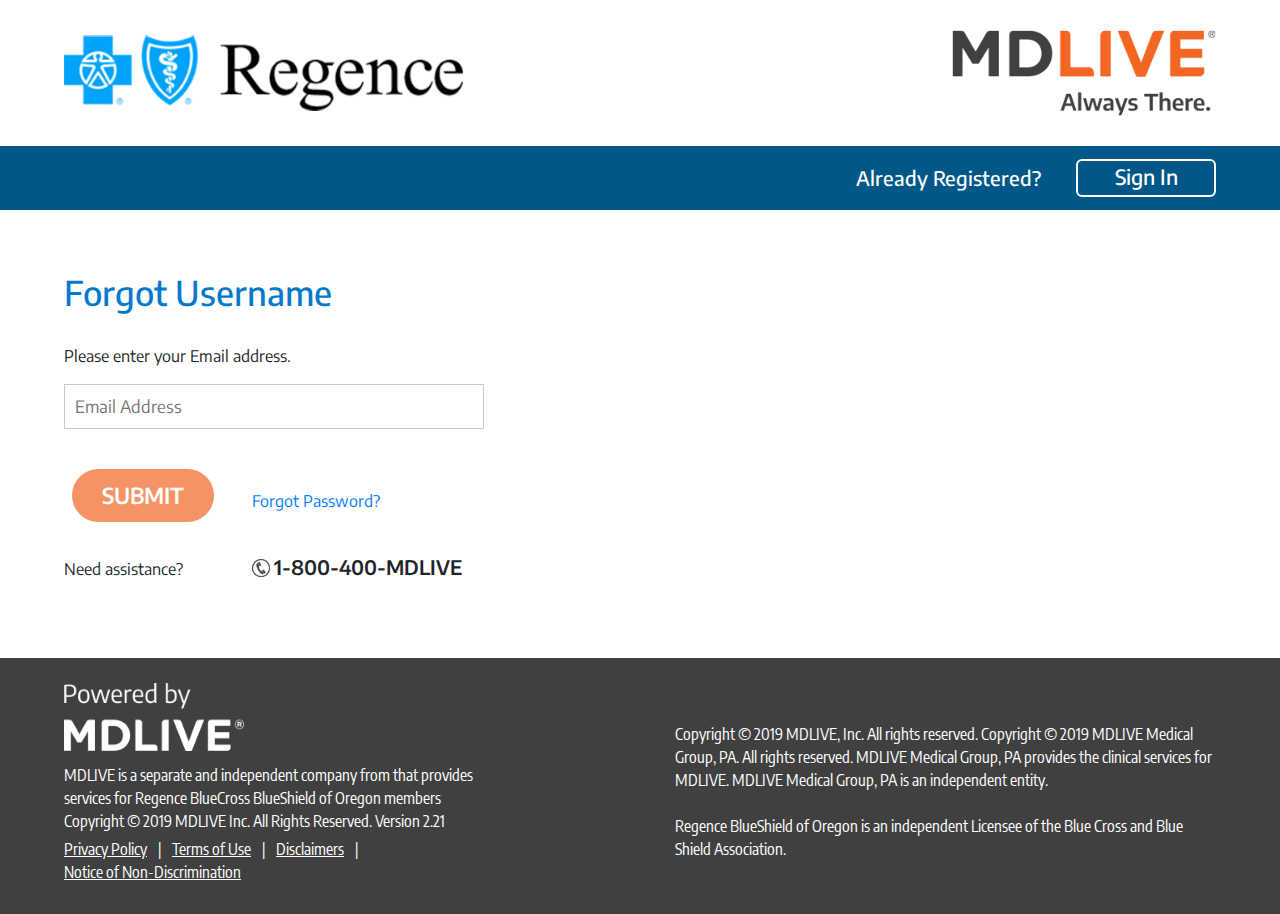
<file: forgot_username.html>
<!DOCTYPE html>
<html lang="en">
<head>
	<title>Regence</title>
	<meta charset="utf-8">
	<meta name="viewport" content="width=device-width, initial-scale=1">
	<meta name="classification" content="medical healthcare telehealth telemedicine"/>
	<meta name="description" content="Together Health Network - Trimedx Benefits, employee Healthcare with MDLIVE Find a web MD Online, ask a provider medical questions with Telehealth – Telemedicine.">
	<meta http-equiv="x-ua-compatible" content="ie=edge">
	<!--Bootstrap-->
	<link rel="stylesheet" href="https://maxcdn.bootstrapcdn.com/bootstrap/4.3.1/css/bootstrap.min.css">
	<script src="https://ajax.googleapis.com/ajax/libs/jquery/3.3.1/jquery.min.js"></script>
	<script src="https://cdnjs.cloudflare.com/ajax/libs/popper.js/1.14.7/umd/popper.min.js"></script>
	<script src="https://maxcdn.bootstrapcdn.com/bootstrap/4.3.1/js/bootstrap.min.js"></script>

	<link href="https://fonts.googleapis.com/css?family=Encode+Sans:100,200,300,400,500,600,700,800,900&display=swap" rel="stylesheet">
	<link href="https://fonts.googleapis.com/css?family=Encode+Sans+Condensed:100,200,300,400,500,600,700,800,900&display=swap" rel="stylesheet">

	<link href="assets/stylesheets/style.css" rel="stylesheet" type="text/css">
	<script src="assets/scripts/common.js"></script>
</head>
<body>
	<div class="fp-container">
		<div id="header">
	    <div class="cell-wrapper">
        <div class="wrapper">
          <div class="logo float-left">
            <a href="index.html"><img src="assets/images/regence_logo.svg" alt="Regence"></a>
          </div>
		      <div class="mdl_logo float-right">
        		<img src="assets/images/mdl_logo.svg" alt="MDLIVE Inc.">
					</div>
          <div class="clearfix"></div>
    		</div>
        <div class="sign_line">
        	<div class="wrapper">
	        	<span>Already Registered?</span>
	        	<a href="sign_in.html">Sign In</a>
	        </div>
        </div>
      </div>
    </div>
    <div id="content">
      <div class="cell-wrapper">
        <div class="wrapper">
          <div class="static-page-wrapper">
          	<div class="form-wrapper">
							<div class="forgot-username" id="forgotWrap">
								<h1>Forgot Username</h1>
							  <p>Please enter your Email address.</p>
							  <form accept-charset="UTF-8" action="/forgot_username" method="post" onsubmit="return Form_Validator(this);">
							  	<input name="utf8" type="hidden" value="✓">
							  	<input name="authenticity_token" type="hidden" value="">
							    <p style="color:red;"></p>
							    <p style="color:green;"></p>
							    <div class="form-cell">
							    	<input id="forgot_username_email" name="forgot_username[email]" size="40" placeholder="Email Address" type="text">
							    </div>
							    <div class="error" id="error_email"></div>
	                <div class="submit-form form-buttons">
	                	<div class="row">
	                		<div class="col-sm-5">
			                  <input name="commit" type="submit" value="Submit" disabled="true">
	                		</div>
	                		<div class="col-sm-7 acct text-left">
	                      <a href="forgot_password.html">Forgot Password?</a>
	                		</div>
	                	</div>
	                </div>
			            <div class="assistance_notice row">
		            		<div class="col-sm-5">
		                  <span>Need assistance?</span>
                		</div>
                		<div class="col-sm-7">
                      <img src="assets/images/phoneicon.png" alt=""> <b>1-800-400-MDLIVE</b>
                		</div>
			            </div>
								</form>  
							  <p></p>
							</div>
          	</div>
          </div>
        </div>
      </div>
    </div>
		<div id="footer">
		  <div class="cell-wrapper">
		    <div class="wrapper">
		      <div class="group_footer_left">
		        <div class="copyright">
		        	<img src="assets/images/mdl_logo_powered.svg" alt="MDLIVE Inc.">
		          <div class="legal">
		            MDLIVE is a separate and independent company from that provides services for Regence BlueCross BlueShield of Oregon members <br>Copyright © 2019 MDLIVE Inc. All Rights Reserved. Version 2.21
		            <ul class="legal-links">
		              <li class="privacy"><a href="privacy_policy.html" title="Privacy Policy">Privacy Policy</a></li>
		              <li class="terms"><a href="terms_of_use.html" title="Terms of Use">Terms of Use</a></li>
		              <li class="hipaa"><a href="disclaimers.html" title="Disclaimers">Disclaimers</a></li>
		              <li class="ndnotice"><a href="notice-of-non-discrimination.html" title="Notice of Non-Discrimination">Notice of Non-Discrimination</a></li>
		            </ul>
		          </div>
		        </div>
		      </div>
		      <div class="group_footer_right">
	        	Copyright © 2019 MDLIVE, Inc. All rights reserved. Copyright © 2019 MDLIVE Medical Group, PA. All rights reserved. MDLIVE Medical Group, PA provides the clinical services for MDLIVE. MDLIVE Medical Group, PA is an independent entity. <br><br>
	        	Regence BlueShield of Oregon is an independent Licensee of the Blue Cross and Blue Shield Association.
		      </div>
		      <div class="clearfix"></div>
		    </div>
		  </div>
		</div>
	</div>
</body>
</html>
<script type="text/JavaScript">
  function Form_Validator(theForm){
    var email = theForm.forgot_username_email.value.trim();
    if (email.match(/\b(^(\S+@).+((\.com)|(\.net)|(\.edu)|(\.org)|(\.biz)|(\.info)|(\.us)|(\..{2,4}))$)\b/gi) == null){
      $("#error_email").html("The email address you entered is not a valid email address.<br />Please try again");
      theForm.forgot_username_email.focus();
      theForm.forgot_username_email.select();
      return (false);
    }
  }
</script>
</file>
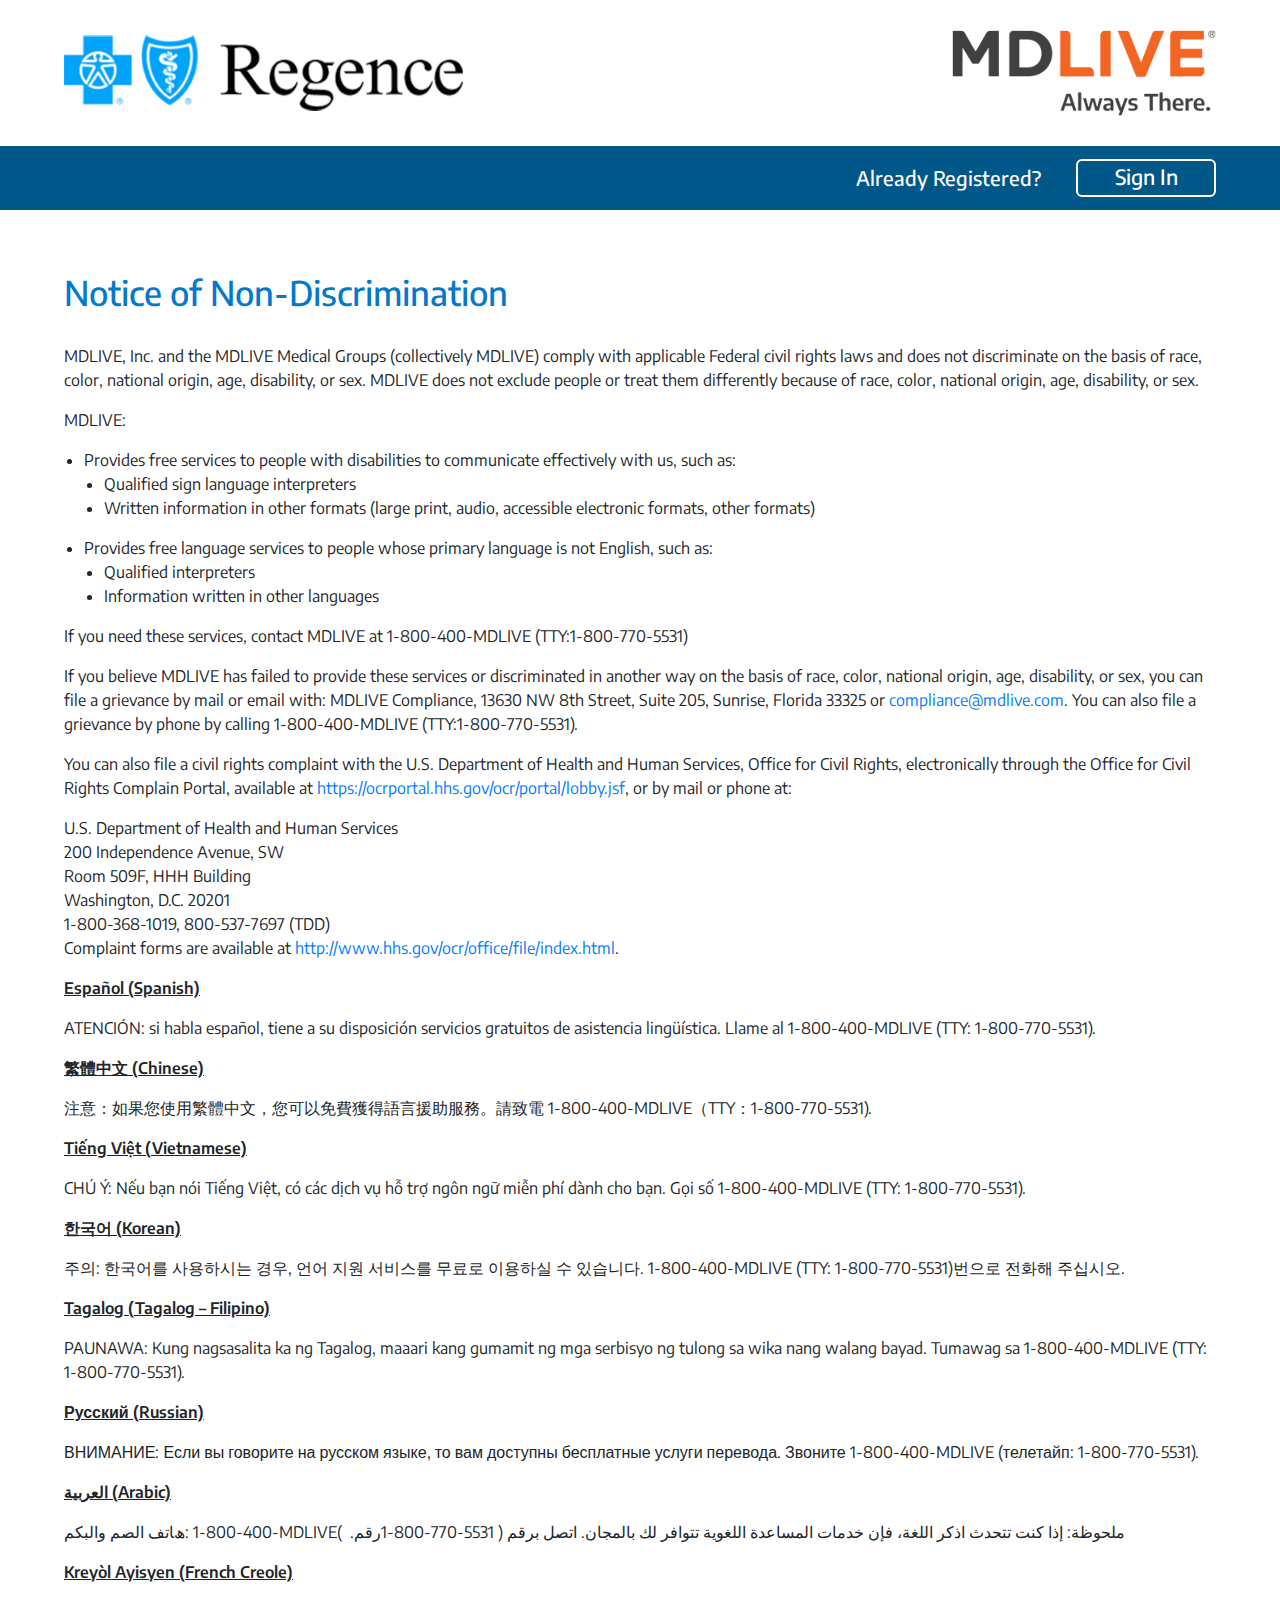
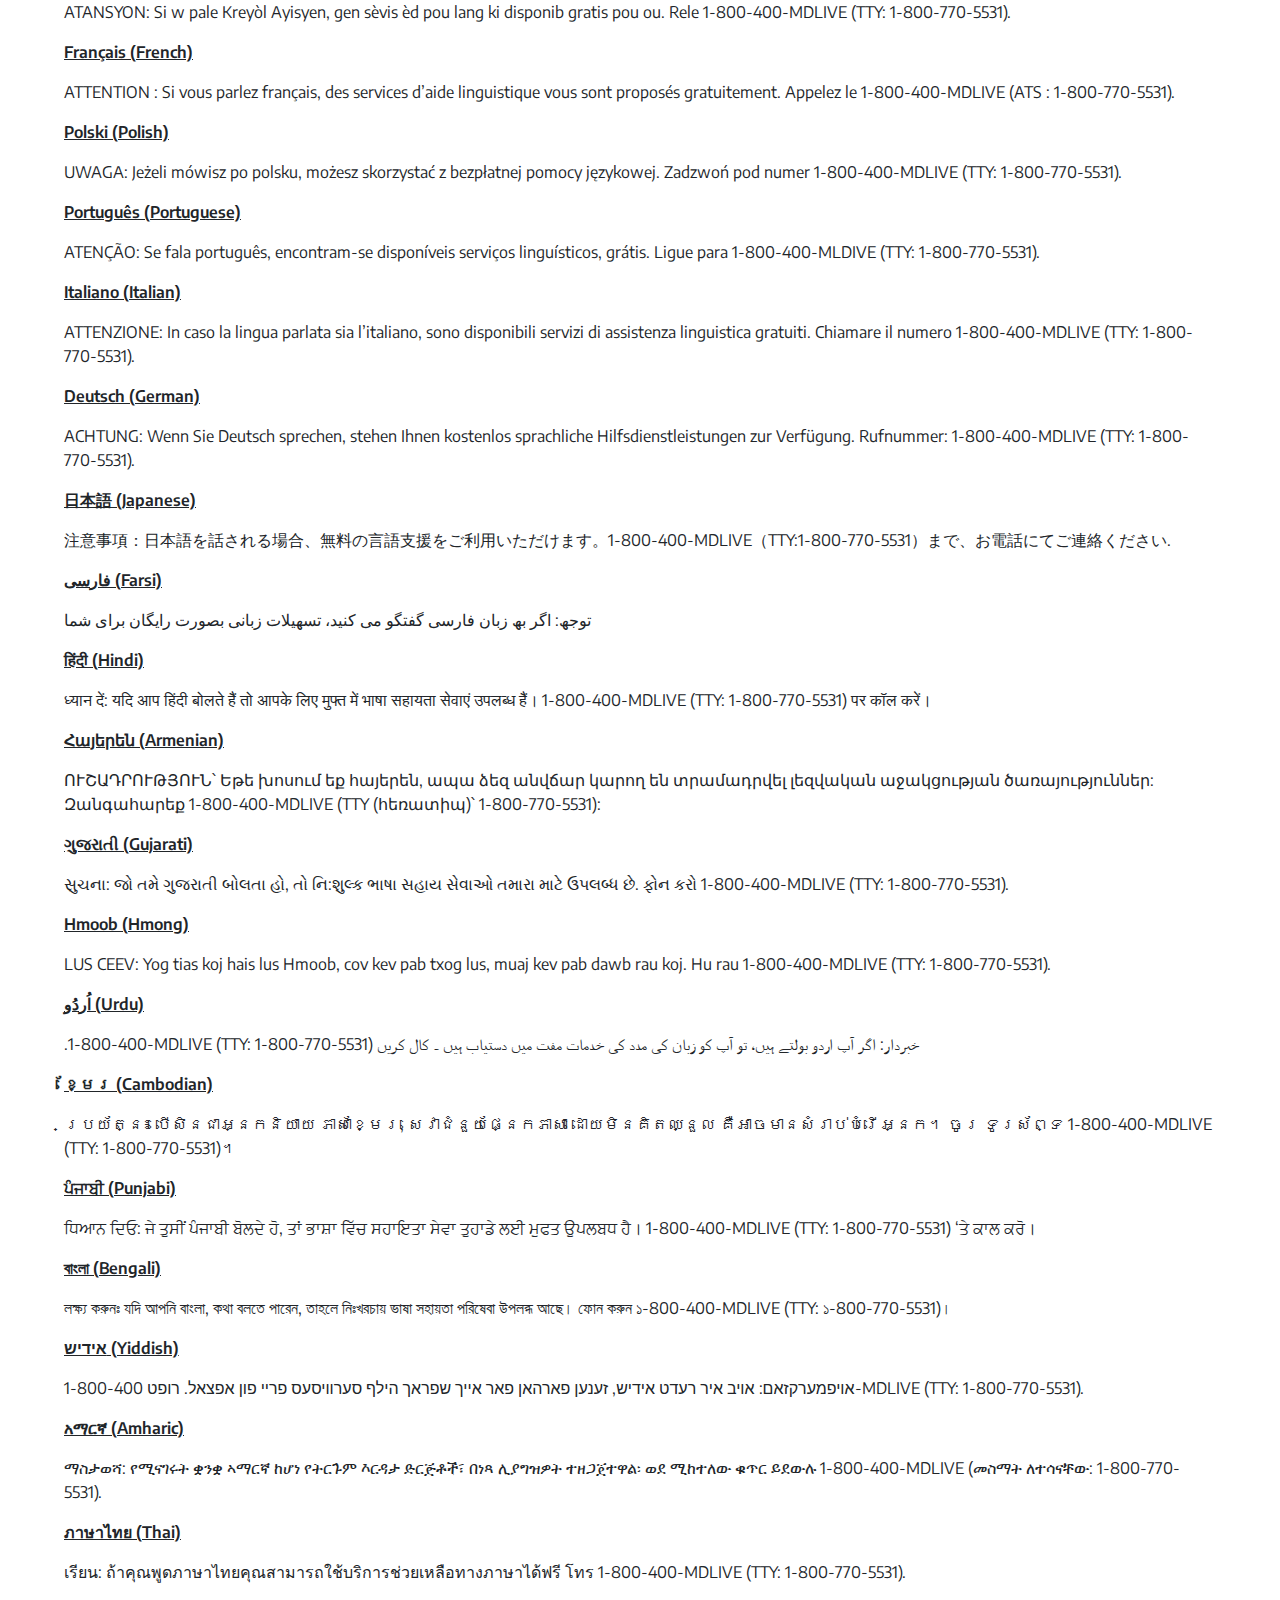
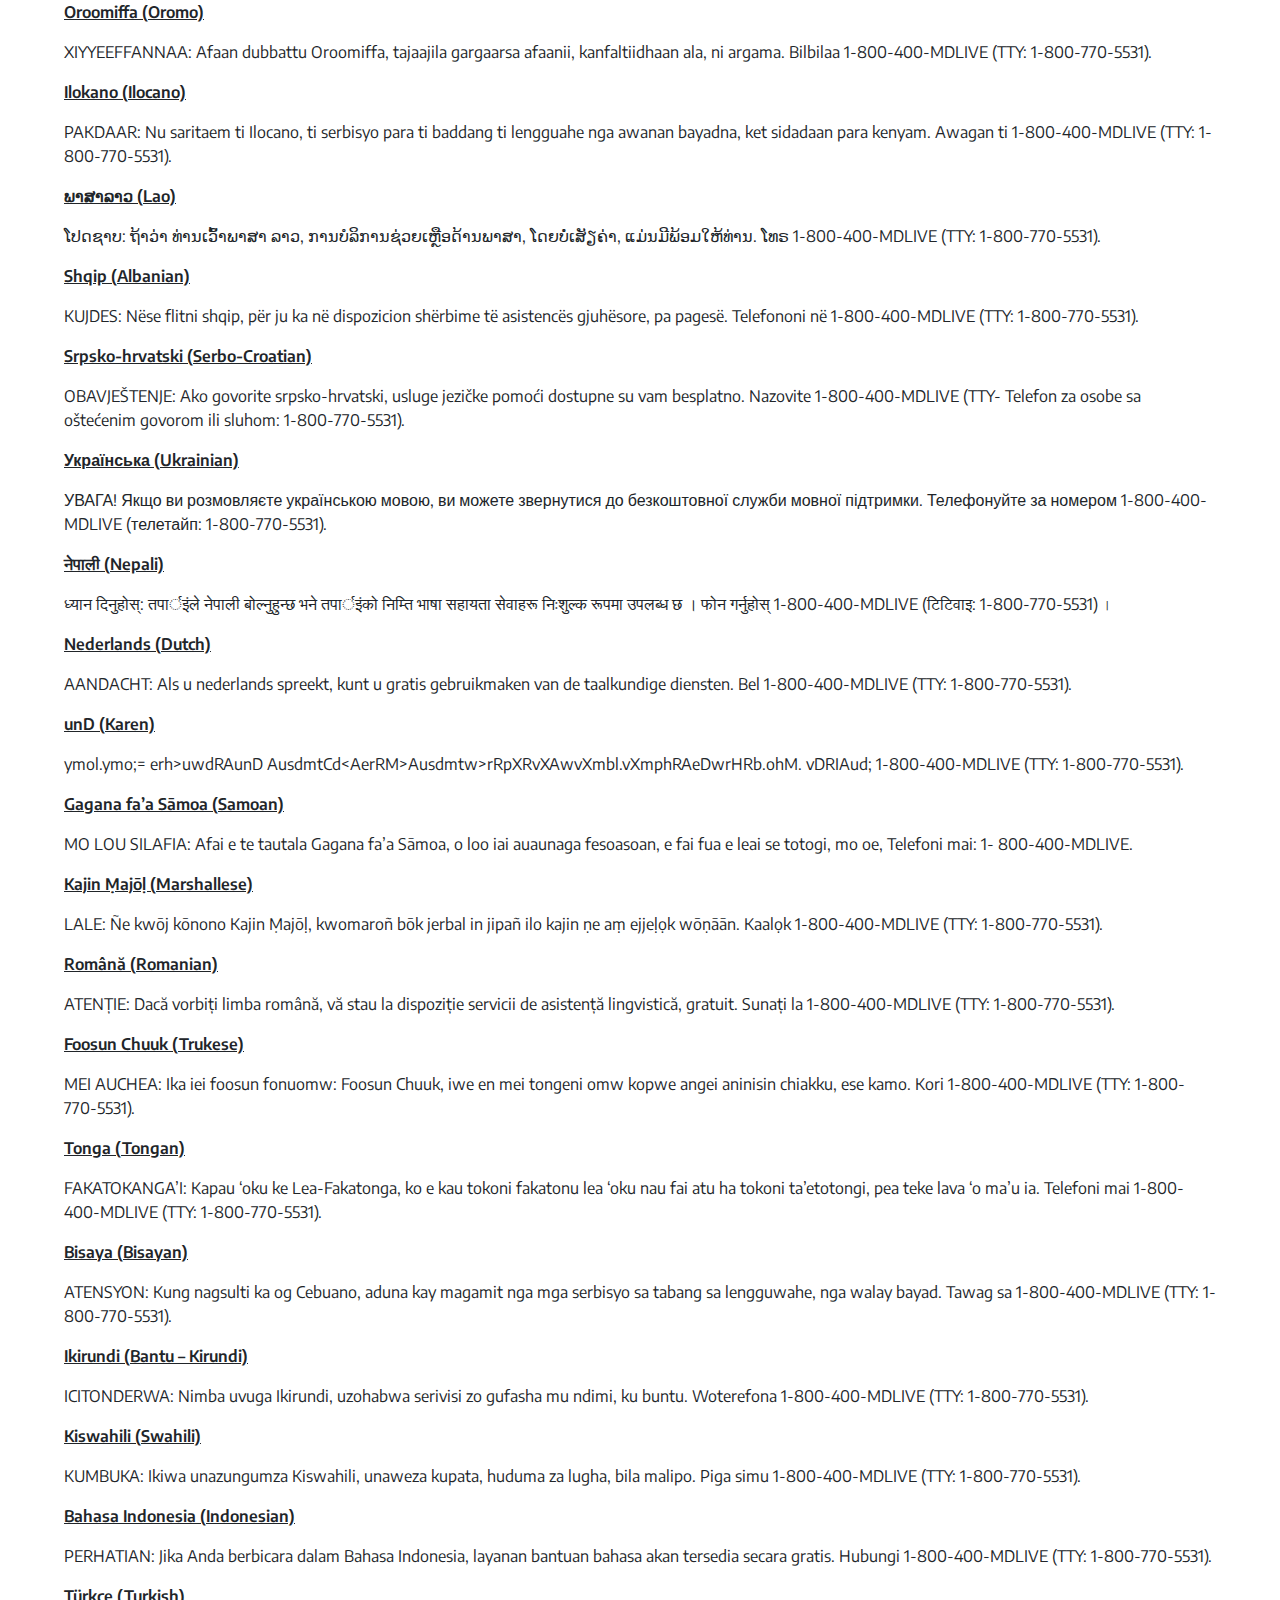
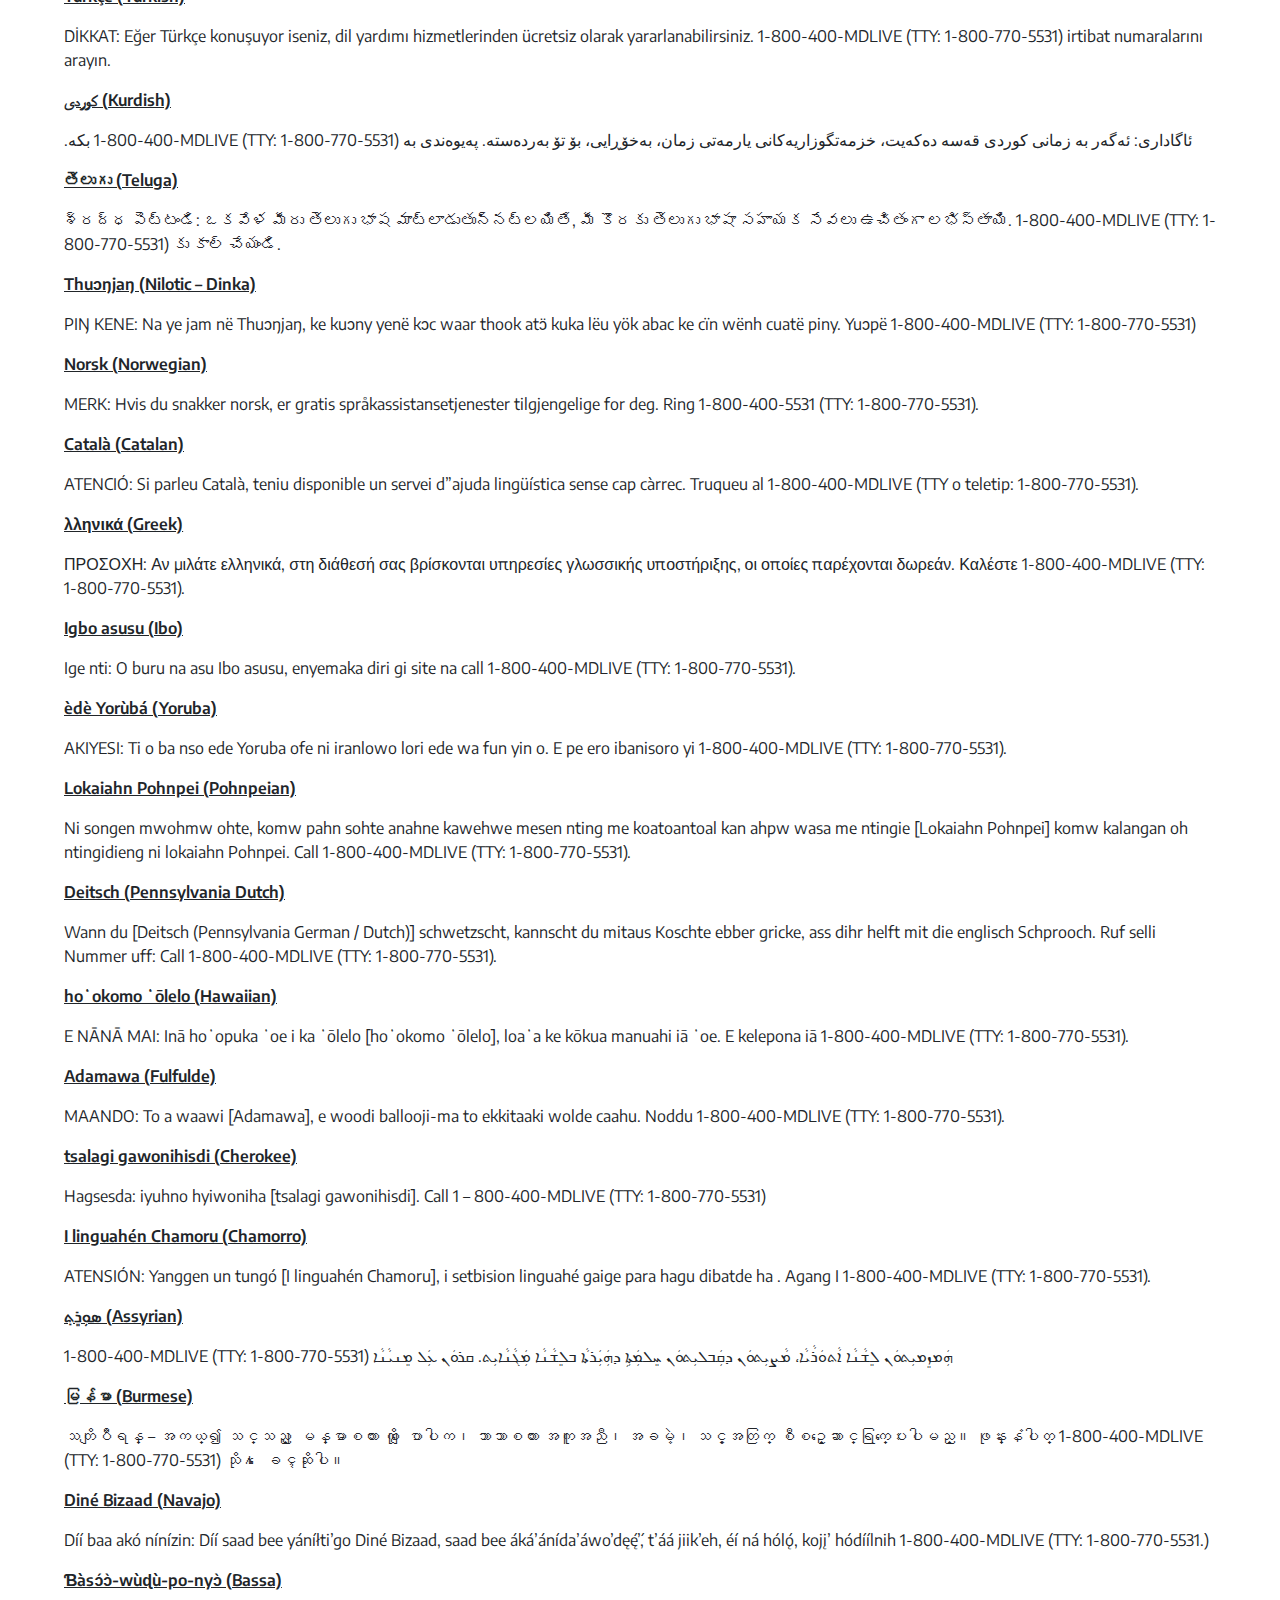
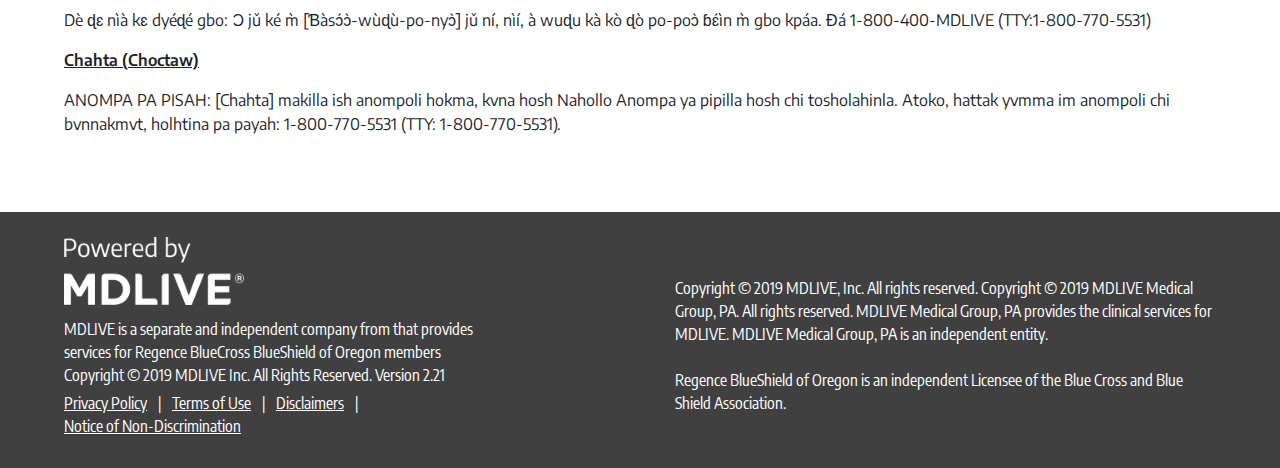
<file: notice-of-non-discrimination.html>
<!DOCTYPE html>
<html lang="en">
<head>
	<title>Regence</title>
	<meta charset="utf-8">
	<meta name="viewport" content="width=device-width, initial-scale=1">
	<meta name="classification" content="medical healthcare telehealth telemedicine"/>
	<meta name="description" content="Together Health Network - Trimedx Benefits, employee Healthcare with MDLIVE Find a web MD Online, ask a provider medical questions with Telehealth – Telemedicine.">
	<meta http-equiv="x-ua-compatible" content="ie=edge">
	<!--Bootstrap-->
	<link rel="stylesheet" href="https://maxcdn.bootstrapcdn.com/bootstrap/4.3.1/css/bootstrap.min.css">
	<script src="https://ajax.googleapis.com/ajax/libs/jquery/3.3.1/jquery.min.js"></script>
	<script src="https://cdnjs.cloudflare.com/ajax/libs/popper.js/1.14.7/umd/popper.min.js"></script>
	<script src="https://maxcdn.bootstrapcdn.com/bootstrap/4.3.1/js/bootstrap.min.js"></script>

	<link href="https://fonts.googleapis.com/css?family=Encode+Sans:100,200,300,400,500,600,700,800,900&display=swap" rel="stylesheet">
	<link href="https://fonts.googleapis.com/css?family=Encode+Sans+Condensed:100,200,300,400,500,600,700,800,900&display=swap" rel="stylesheet">

	<link href="assets/stylesheets/style.css" rel="stylesheet" type="text/css">
	<script src="assets/scripts/common.js"></script>
</head>
<body>
	<div class="fp-container">
		<div id="header">
	    <div class="cell-wrapper">
        <div class="wrapper">
          <div class="logo float-left">
            <a href="index.html"><img src="assets/images/regence_logo.svg" alt="Regence"></a>
          </div>
		      <div class="mdl_logo float-right">
        		<img src="assets/images/mdl_logo.svg" alt="MDLIVE Inc.">
					</div>
          <div class="clearfix"></div>
    		</div>
        <div class="sign_line">
        	<div class="wrapper">
	        	<span>Already Registered?</span>
	        	<a href="sign_in.html">Sign In</a>
	        </div>
        </div>
      </div>
    </div>
    <div id="content">
      <div class="cell-wrapper">
        <div class="wrapper">
          <div class="static-page-wrapper legal-content">

						<h1>Notice of Non-Discrimination</h1>

						<p>MDLIVE, Inc. and the MDLIVE Medical Groups (collectively MDLIVE) comply with applicable Federal civil rights laws and does not discriminate on the basis of race, color, national origin, age, disability, or sex. MDLIVE does not exclude people or treat them differently because of race, color, national origin, age, disability, or sex.</p>
						<p>MDLIVE:</p>
						<ul>
						  <li>Provides free services to people with disabilities to communicate effectively with us, such as:
						    <ul>
						      <li>Qualified sign language interpreters</li>
						      <li>Written information in other formats (large print, audio, accessible electronic formats, other formats)</li>
						    </ul>
						  </li>
						</ul>
						<ul>
						  <li>Provides free language services to people whose primary language is not English, such as:
						    <ul>
						      <li>Qualified interpreters</li>
						      <li>Information written in other languages</li>
						    </ul>
						  </li>
						</ul>
						<p>If you need these services, contact MDLIVE at 1-800-400-MDLIVE (TTY:1-800-770-5531)</p>
						<p>If you believe MDLIVE has failed to provide these services or discriminated in another way on the basis of race, color, national origin, age, disability, or sex, you can file a grievance by mail or email with: MDLIVE Compliance, 13630 NW 8th Street, Suite 205, Sunrise, Florida 33325 or <a href="mailto:compliance@mdlive.com">compliance@mdlive.com</a>. You can also file a grievance by phone by calling 1-800-400-MDLIVE (TTY:1-800-770-5531).</p>
						<p>You can also file a civil rights complaint with the U.S. Department of Health and Human Services, Office for Civil Rights, electronically through the Office for Civil Rights Complain Portal, available at <a href="https://ocrportal.hhs.gov/ocr/portal/lobby.jsf">https://ocrportal.hhs.gov/ocr/portal/lobby.jsf</a>, or by mail or phone at:</p>
						<p>U.S. Department of Health and Human Services<br>
						  200 Independence Avenue, SW<br>
						  Room 509F, HHH Building<br>
						  Washington, D.C. 20201<br>
						  1-800-368-1019, 800-537-7697 (TDD)<br>
						  Complaint forms are available at <a href="http://www.hhs.gov/ocr/office/file/index.html" target="_blank">http://www.hhs.gov/ocr/office/file/index.html</a>.</p>


						    <p lang="es"><strong><u>Español (Spanish)</u></strong></p>
						    <p lang="es">ATENCIÓN: si habla español, tiene a su disposición servicios gratuitos de asistencia lingüística. Llame al 1-800-400-MDLIVE (TTY: 1-800-770-5531).</p>
						    <p lang="zh"><strong><u>繁體中文 (Chinese)</u></strong></p>
						    <p lang="zh">注意：如果您使用繁體中文，您可以免費獲得語言援助服務。請致電 1-800-400-MDLIVE（TTY：1-800-770-5531).</p>
						    <p lang="vi"><strong><u>Tiếng Việt (Vietnamese)</u></strong></p>
						    <p lang="vi">CHÚ Ý: Nếu bạn nói Tiếng Việt, có các dịch vụ hỗ trợ ngôn ngữ miễn phí dành cho bạn. Gọi số 1-800-400-MDLIVE (TTY: 1-800-770-5531).</p>
						    <p lang="ko"><strong><u>한국어 (Korean)</u></strong></p>
						    <p lang="ko">주의: 한국어를 사용하시는 경우, 언어 지원 서비스를 무료로 이용하실 수 있습니다. 1-800-400-MDLIVE (TTY: 1-800-770-5531)번으로 전화해 주십시오.</p>
						    <p lang="tl"><strong><u>Tagalog (Tagalog – Filipino)</u></strong></p>
						    <p lang="tl">PAUNAWA: Kung nagsasalita ka ng Tagalog, maaari kang gumamit ng mga serbisyo ng tulong sa wika nang walang bayad. Tumawag sa 1-800-400-MDLIVE (TTY: 1-800-770-5531).</p>
						    <p lang="ru"><strong><u>Русский (Russian)</u></strong></p>
						    <p lang="ru">ВНИМАНИЕ: Если вы говорите на русском языке, то вам доступны бесплатные услуги перевода. Звоните 1-800-400-MDLIVE (телетайп: 1-800-770-5531).</p>
						    <p lang="ar"><strong><u>العربية (Arabic)</u></strong></p>
						    <p lang="ar" dir="rtl">ملحوظة: إذا كنت تتحدث اذكر اللغة، فإن خدمات المساعدة اللغویة تتوافر لك بالمجان. اتصل برقم <span dir="ltr" class="bdl_nowrap"> 1-800-400-MDLIVE( <span dir="rtl"> رقم. </span> 1-800-770-5531 )</span> :ھﺎﺗﻒ اﻟﺼﻢ واﻟﺒﻜﻢ</p>
						    <p lang="cpf"><strong><u>Kreyòl Ayisyen (French Creole)</u></strong></p>
						    <p lang="cpf">ATANSYON: Si w pale Kreyòl Ayisyen, gen sèvis èd pou lang ki disponib gratis pou ou. Rele 1-800-400-MDLIVE (TTY: 1-800-770-5531).</p>
						    <p lang="fr"><strong><u>Français (French)</u></strong></p>
						    <p lang="fr">ATTENTION : Si vous parlez français, des services d’aide linguistique vous sont proposés gratuitement. Appelez le 1-800-400-MDLIVE (ATS : 1-800-770-5531).</p>
						    <p lang="pl"><strong><u>Polski (Polish)</u></strong></p>
						    <p lang="pl">UWAGA: Jeżeli mówisz po polsku, możesz skorzystać z bezpłatnej pomocy językowej. Zadzwoń pod numer 1-800-400-MDLIVE (TTY: 1-800-770-5531).</p>
						    <p lang="pt"><strong><u>Português (Portuguese)</u></strong></p>
						    <p lang="pt">ATENÇÃO: Se fala português, encontram-se disponíveis serviços linguísticos, grátis. Ligue para 1-800-400-MLDIVE (TTY: 1-800-770-5531).</p>
						    <p lang="it"><strong><u>Italiano (Italian)</u></strong></p>
						    <p lang="it">ATTENZIONE: In caso la lingua parlata sia l’italiano, sono disponibili servizi di assistenza linguistica gratuiti. Chiamare il numero 1-800-400-MDLIVE (TTY: 1-800-770-5531).</p>
						    <p lang="de"><strong><u>Deutsch (German)</u></strong></p>
						    <p lang="de">ACHTUNG: Wenn Sie Deutsch sprechen, stehen Ihnen kostenlos sprachliche Hilfsdienstleistungen zur Verfügung. Rufnummer: 1-800-400-MDLIVE (TTY: 1-800-770-5531).</p>
						    <p lang="ja"><strong><u>日本語 (Japanese)</u></strong></p>
						    <p lang="ja">注意事項：日本語を話される場合、無料の言語支援をご利用いただけます。1-800-400-MDLIVE（TTY:1-800-770-5531）まで、お電話にてご連絡ください.</p>
						    <p lang="fa"><strong><u>فارسی (Farsi)</u></strong></p>
						    <p lang="fa">توجھ: اگر بھ زبان فارسی گفتگو می کنید، تسھیلات زبانی بصورت رایگان برای شما</p>
						    <p lang="hi"><strong><u>हिंदी (Hindi)</u></strong></p>
						    <p lang="hi">ध्यान दें: यदि आप हिंदी बोलते हैं तो आपके लिए मुफ्त में भाषा सहायता सेवाएं उपलब्ध हैं। 1-800-400-MDLIVE (TTY: 1-800-770-5531) पर कॉल करें।</p>
						    <p lang="hy"><strong><u>Հայերեն (Armenian)</u></strong></p>
						    <p lang="hy">ՈՒՇԱԴՐՈՒԹՅՈՒՆ՝ Եթե խոսում եք հայերեն, ապա ձեզ անվճար կարող են տրամադրվել լեզվական աջակցության ծառայություններ: Զանգահարեք 1-800-400-MDLIVE (TTY (հեռատիպ)՝ 1-800-770-5531):</p>
						    <p lang="gu"><strong><u>ગુજરાતી (Gujarati)</u></strong></p>
						    <p lang="gu">સુચના: જો તમે ગુજરાતી બોલતા હો, તો નિ:શુલ્ક ભાષા સહાય સેવાઓ તમારા માટે ઉપલબ્ધ છે. ફોન કરો 1-800-400-MDLIVE (TTY: 1-800-770-5531).</p>
						    <p lang="hmn"><strong><u>Hmoob (Hmong)</u></strong></p>
						    <p lang="hmn">LUS CEEV: Yog tias koj hais lus Hmoob, cov kev pab txog lus, muaj kev pab dawb rau koj. Hu rau 1-800-400-MDLIVE (TTY: 1-800-770-5531).</p>
						    <p lang="ur"><strong><u>اُردُو (Urdu)</u></strong></p>
						    <p lang="ur" dir="rtl">خبردار: اگر آپ اردو بولتے ہیں، تو آپ کو زبان کی مدد کی خدمات مفت میں دستیاب ہیں ۔ کال کریں <span dir="ltr">1-800-400-MDLIVE (TTY: 1-800-770-5531)</span>.</p>
						    <p lang="km"><strong><u>ខ្មែរ (Cambodian)</u></strong></p>
						    <p lang="km">ប្រយ័ត្ន៖ បើសិនជាអ្នកនិយាយ ភាសាខ្មែរ, សេវាជំនួយផ្នែកភាសា ដោយមិនគិតឈ្នួល គឺអាចមានសំរាប់បំរើអ្នក។ ចូរ ទូរស័ព្ទ 1-800-400-MDLIVE (TTY: 1-800-770-5531)។</p>
						    <p lang="pa"><strong><u>ਪੰਜਾਬੀ (Punjabi)</u></strong></p>
						    <p lang="pa">ਧਿਆਨ ਦਿਓ: ਜੇ ਤੁਸੀਂ ਪੰਜਾਬੀ ਬੋਲਦੇ ਹੋ, ਤਾਂ ਭਾਸ਼ਾ ਵਿੱਚ ਸਹਾਇਤਾ ਸੇਵਾ ਤੁਹਾਡੇ ਲਈ ਮੁਫਤ ਉਪਲਬਧ ਹੈ। 1-800-400-MDLIVE (TTY: 1-800-770-5531) ‘ਤੇ ਕਾਲ ਕਰੋ।</p>
						    <p lang="bn"><strong><u>বাংলা (Bengali)</u></strong></p>
						    <p lang="bn">লক্ষ্য করুনঃ যদি আপনি বাংলা, কথা বলতে পারেন, তাহলে নিঃখরচায় ভাষা সহায়তা পরিষেবা উপলব্ধ আছে। ফোন করুন ১-800-400-MDLIVE (TTY: ১-800-770-5531)।</p>
						    <p lang="yi"><strong><u>אידיש (Yiddish)</u></strong></p>
						    <p lang="yi">אויפמערקזאם: אויב איר רעדט אידיש, זענען פארהאן פאר אייך שפראך הילף סערוויסעס פריי פון אפצאל. רופט 1-800-400-MDLIVE (TTY: 1-800-770-5531).</p>
						    <p lang="am"><strong><u>አማርኛ (Amharic)</u></strong></p>
						    <p lang="am">ማስታወሻ: የሚናገሩት ቋንቋ ኣማርኛ ከሆነ የትርጉም እርዳታ ድርጅቶች፣ በነጻ ሊያግዝዎት ተዘጋጀተዋል፡ ወደ ሚከተለው ቁጥር ይደውሉ 1-800-400-MDLIVE (መስማት ለተሳናቸው: 1-800-770-5531).</p>
						    <p lang="th"><strong><u>ภาษาไทย (Thai)</u></strong></p>
						    <p lang="th">เรียน: ถ้าคุณพูดภาษาไทยคุณสามารถใช้บริการช่วยเหลือทางภาษาได้ฟรี โทร 1-800-400-MDLIVE (TTY: 1-800-770-5531).</p>
						    <p lang="om"><strong><u>Oroomiffa (Oromo)</u></strong></p>
						    <p lang="om">XIYYEEFFANNAA: Afaan dubbattu Oroomiffa, tajaajila gargaarsa afaanii, kanfaltiidhaan ala, ni argama. Bilbilaa 1-800-400-MDLIVE (TTY: 1-800-770-5531).</p>
						    <p lang="ilo"><strong><u>Ilokano (Ilocano)</u></strong></p>
						    <p lang="ilo">PAKDAAR: Nu saritaem ti Ilocano, ti serbisyo para ti baddang ti lengguahe nga awanan bayadna, ket sidadaan para kenyam. Awagan ti 1-800-400-MDLIVE (TTY: 1-800-770-5531).</p>
						    <p lang="lo"><strong><u>ພາສາລາວ (Lao)</u></strong></p>
						    <p lang="lo">ໂປດຊາບ: ຖ້າວ່າ ທ່ານເວົ້າພາສາ ລາວ, ການບໍລິການຊ່ວຍເຫຼືອດ້ານພາສາ, ໂດຍບໍ່ເສັຽຄ່າ, ແມ່ນມີພ້ອມໃຫ້ທ່ານ. ໂທຣ 1-800-400-MDLIVE (TTY: 1-800-770-5531).</p>
						    <p lang="sq"><strong><u>Shqip (Albanian)</u></strong></p>
						    <p lang="sq">KUJDES: Nëse flitni shqip, për ju ka në dispozicion shërbime të asistencës gjuhësore, pa pagesë. Telefononi në 1-800-400-MDLIVE (TTY: 1-800-770-5531).</p>
						    <p lang="hr"><strong><u>Srpsko-hrvatski (Serbo-Croatian)</u></strong></p>
						    <p lang="hr">OBAVJEŠTENJE: Ako govorite srpsko-hrvatski, usluge jezičke pomoći dostupne su vam besplatno. Nazovite 1-800-400-MDLIVE (TTY- Telefon za osobe sa oštećenim govorom ili sluhom: 1-800-770-5531).</p>
						    <p lang="uk"><strong><u>Українська (Ukrainian)</u></strong></p>
						    <p lang="uk">УВАГА! Якщо ви розмовляєте українською мовою, ви можете звернутися до безкоштовної служби мовної підтримки. Телефонуйте за номером 1-800-400-MDLIVE (телетайп: 1-800-770-5531).</p>
						    <p lang="ne"><strong><u>नेपाली (Nepali)</u></strong></p>
						    <p lang="ne">ध्यान दिनुहोस्: तपार्इंले नेपाली बोल्नुहुन्छ भने तपार्इंको निम्ति भाषा सहायता सेवाहरू निःशुल्क रूपमा उपलब्ध छ । फोन गर्नुहोस् 1-800-400-MDLIVE (टिटिवाइ: 1-800-770-5531) ।</p>
						    <p lang="nl"><strong><u>Nederlands (Dutch)</u></strong></p>
						    <p lang="nl">AANDACHT: Als u nederlands spreekt, kunt u gratis gebruikmaken van de taalkundige diensten. Bel 1-800-400-MDLIVE (TTY: 1-800-770-5531).</p>
						    <p lang="kar"><strong><u>unD (Karen)</u></strong></p>
						    <p lang="kar">ymol.ymo;= erh&gt;uwdRAunD AusdmtCd&lt;AerRM&gt;Ausdmtw&gt;rRpXRvXAwvXmbl.vXmphRAeDwrHRb.ohM. vDRIAud; 1-800-400-MDLIVE (TTY: 1-800-770-5531).</p>
						    <p lang="sm"><strong><u>Gagana fa’a Sāmoa (Samoan)</u></strong></p>
						    <p lang="sm">MO LOU SILAFIA: Afai e te tautala Gagana fa’a Sāmoa, o loo iai auaunaga fesoasoan, e fai fua e leai se totogi, mo oe, Telefoni mai: 1- 800-400-MDLIVE.</p>
						    <p lang="mh"><strong><u>Kajin Ṃajōḷ (Marshallese)</u></strong></p>
						    <p lang="mh">LALE: Ñe kwōj kōnono Kajin Ṃajōḷ, kwomaroñ bōk jerbal in jipañ ilo kajin ṇe aṃ ejjeḷọk wōṇāān. Kaalọk 1-800-400-MDLIVE (TTY: 1-800-770-5531).</p>
						    <p lang="ro"><strong><u>Română (Romanian)</u></strong></p>
						    <p lang="ro">ATENȚIE: Dacă vorbiți limba română, vă stau la dispoziție servicii de asistență lingvistică, gratuit. Sunați la 1-800-400-MDLIVE (TTY: 1-800-770-5531).</p>
						    <p lang="chk"><strong><u>Foosun Chuuk (Trukese)</u></strong></p>
						    <p lang="chk">MEI AUCHEA: Ika iei foosun fonuomw: Foosun Chuuk, iwe en mei tongeni omw kopwe angei aninisin chiakku, ese kamo. Kori 1-800-400-MDLIVE (TTY: 1-800-770-5531).</p>
						    <p lang="to"><strong><u>Tonga (Tongan)</u></strong></p>
						    <p lang="to">FAKATOKANGA’I: Kapau ‘oku ke Lea-Fakatonga, ko e kau tokoni fakatonu lea ‘oku nau fai atu ha tokoni ta’etotongi, pea teke lava ‘o ma’u ia. Telefoni mai 1-800-400-MDLIVE (TTY: 1-800-770-5531).</p>
						    <p lang="ceb"><strong><u>Bisaya (Bisayan)</u></strong></p>
						    <p lang="ceb">ATENSYON: Kung nagsulti ka og Cebuano, aduna kay magamit nga mga serbisyo sa tabang sa lengguwahe, nga walay bayad. Tawag sa 1-800-400-MDLIVE (TTY: 1-800-770-5531).</p>
						    <p lang="bnt"><strong><u>Ikirundi (Bantu – Kirundi)</u></strong></p>
						    <p lang="bnt">ICITONDERWA: Nimba uvuga Ikirundi, uzohabwa serivisi zo gufasha mu ndimi, ku buntu. Woterefona 1-800-400-MDLIVE (TTY: 1-800-770-5531).</p>
						    <p lang="sw"><strong><u>Kiswahili (Swahili)</u></strong></p>
						    <p lang="sw">KUMBUKA: Ikiwa unazungumza Kiswahili, unaweza kupata, huduma za lugha, bila malipo. Piga simu 1-800-400-MDLIVE (TTY: 1-800-770-5531).</p>
						    <p lang="id"><strong><u>Bahasa Indonesia (Indonesian)</u></strong></p>
						    <p lang="id">PERHATIAN: Jika Anda berbicara dalam Bahasa Indonesia, layanan bantuan bahasa akan tersedia secara gratis. Hubungi 1-800-400-MDLIVE (TTY: 1-800-770-5531).</p>
						    <p lang="tr"><strong><u>Türkçe (Turkish)</u></strong></p>
						    <p lang="tr">DİKKAT: Eğer Türkçe konuşuyor iseniz, dil yardımı hizmetlerinden ücretsiz olarak yararlanabilirsiniz. 1-800-400-MDLIVE (TTY: 1-800-770-5531) irtibat numaralarını arayın.</p>
						    <p lang="ku"><strong><u>کوردی (Kurdish)</u></strong></p>
						    <p lang="ku" dir="rtl">ئاگاداری: ئەگەر بە زمانی کوردی قەسە دەکەیت، خزمەتگوزاریەکانی یارمەتی زمان، بەخۆڕایی، بۆ تۆ بەردەستە. پەیوەندی بە <span dir="ltr">1-800-400-MDLIVE (TTY: 1-800-770-5531)</span> بکە.</p>
						    <p lang="te"><strong><u>తెలుగు (Teluga)</u></strong></p>
						    <p lang="te">శ్రద్ధ పెట్టండి: ఒకవేళ మీరు తెలుగు భాష మాట్లాడుతున్నట్లయితే, మీ కొరకు తెలుగు భాషా సహాయక సేవలు ఉచితంగా లభిస్తాయి. 1-800-400-MDLIVE (TTY: 1-800-770-5531) కు కాల్ చేయండి.</p>
						    <p lang="din"><strong><u>Thuɔŋjaŋ (Nilotic – Dinka)</u></strong></p>
						    <p lang="din">PIŊ KENE: Na ye jam në Thuɔŋjaŋ, ke kuɔny yenë kɔc waar thook atɔ̈ kuka lëu yök abac ke cïn wënh cuatë piny. Yuɔpë 1-800-400-MDLIVE (TTY: 1-800-770-5531)</p>
						    <p lang="nn"><strong><u>Norsk (Norwegian)</u></strong></p>
						    <p lang="nn">MERK: Hvis du snakker norsk, er gratis språkassistansetjenester tilgjengelige for deg. Ring 1-800-400-5531 (TTY: 1-800-770-5531).</p>
						    <p lang="ca"><strong><u>Català (Catalan)</u></strong></p>
						    <p lang="ca">ATENCIÓ: Si parleu Català, teniu disponible un servei d”ajuda lingüística sense cap càrrec. Truqueu al 1-800-400-MDLIVE (TTY o teletip: 1-800-770-5531).</p>
						    <p lang="el"><strong><u>λληνικά (Greek)</u></strong></p>
						    <p lang="el">ΠΡΟΣΟΧΗ: Αν μιλάτε ελληνικά, στη διάθεσή σας βρίσκονται υπηρεσίες γλωσσικής υποστήριξης, οι οποίες παρέχονται δωρεάν. Καλέστε 1-800-400-MDLIVE (TTY: 1-800-770-5531).</p>
						    <p lang="ig"><strong><u>Igbo asusu (Ibo)</u></strong></p>
						    <p lang="ig">Ige nti: O buru na asu Ibo asusu, enyemaka diri gi site na call 1-800-400-MDLIVE (TTY: 1-800-770-5531).</p>
						    <p lang="yo"><strong><u>èdè Yorùbá (Yoruba)</u></strong></p>
						    <p lang="yo">AKIYESI: Ti o ba nso ede Yoruba ofe ni iranlowo lori ede wa fun yin o. E pe ero ibanisoro yi 1-800-400-MDLIVE (TTY: 1-800-770-5531).</p>
						    <p lang="pon"><strong><u>Lokaiahn Pohnpei (Pohnpeian)</u></strong></p>
						    <p lang="pon">Ni songen mwohmw ohte, komw pahn sohte anahne kawehwe mesen nting me koatoantoal kan ahpw wasa me ntingie [Lokaiahn Pohnpei] komw kalangan oh ntingidieng ni lokaiahn Pohnpei. Call 1-800-400-MDLIVE (TTY: 1-800-770-5531).</p>
						    <p lang="nl"><strong><u>Deitsch (Pennsylvania Dutch)</u></strong></p>
						    <p lang="nl">Wann du [Deitsch (Pennsylvania German / Dutch)] schwetzscht, kannscht du mitaus Koschte ebber gricke, ass dihr helft mit die englisch Schprooch. Ruf selli Nummer uff: Call 1-800-400-MDLIVE (TTY: 1-800-770-5531).</p>
						    <p lang="haw"><strong><u>hoʻokomo ʻōlelo (Hawaiian)</u></strong></p>
						    <p lang="haw">E NĀNĀ MAI: Inā hoʻopuka ʻoe i ka ʻōlelo [hoʻokomo ʻōlelo], loaʻa ke kōkua manuahi iā ʻoe. E kelepona iā 1-800-400-MDLIVE (TTY: 1-800-770-5531).</p>
						    <p lang="ff"><strong><u>Adamawa (Fulfulde)</u></strong></p>
						    <p lang="ff">MAANDO: To a waawi [Adamawa], e woodi ballooji-ma to ekkitaaki wolde caahu. Noddu 1-800-400-MDLIVE (TTY: 1-800-770-5531).</p>
						    <p lang="chr"><strong><u>tsalagi gawonihisdi (Cherokee)</u></strong></p>
						    <p lang="chr">Hagsesda: iyuhno hyiwoniha [tsalagi gawonihisdi]. Call 1 – 800-400-MDLIVE (TTY: 1-800-770-5531)</p>
						    <p lang="ch"><strong><u>I linguahén Chamoru (Chamorro)</u></strong></p>
						    <p lang="ch">ATENSIÓN: Yanggen un tungó [I linguahén Chamoru], i setbision linguahé gaige para hagu dibatde ha . Agang I 1-800-400-MDLIVE (TTY: 1-800-770-5531).</p>
						    <p lang="aii" dir="ltr"><strong><u><span class="Assyrian" dir="rtl">ܣܘܼܪܸܬ݂</span> (Assyrian)</u></strong></p>
						    <p lang="aii" dir="rtl"><span class="Assyrian">ܗܲܡܙܸܡܝܼܬܘܿܢ ܠܸܫܵܢܵܐ ܐܵܬܘܿܪܵܝܵܐ، ܡܵܨܝܼܬܘܿܢ ܕܩܲܒܠܝܼܬܘܿܢ ܚܸܠܡܲܬܹܐ ܕܗܲܝܲܪܬܵܐ ܒܠܸܫܵܢܵܐ ܡܲܓܵܢܵܐܝܼܬ. ܩܪܘܿܢ ܥܲܠ ܡܸܢܝܵܢܵܐ</span> <span dir="ltr">1-800-400-MDLIVE (TTY: 1-800-770-5531)</span></p>
						    <p lang="my"><u><strong>မြန်မာ (Burmese)</strong></u></p>
						    <p lang="my">သတိျပဳရန္ – အကယ္၍ သင္သည္ ျမန္မာစကား ကို ေျပာပါက၊ ဘာသာစကား အကူအညီ၊ အခမဲ့၊ သင့္အတြက္ စီစဥ္ေဆာင္ရြက္ေပးပါမည္။ ဖုန္းနံပါတ္ 1-800-400-MDLIVE (TTY: 1-800-770-5531) သုိ႔ ေခၚဆိုပါ။</p>
						    <p lang="nv"><strong><u>Diné Bizaad (Navajo)</u></strong></p>
						    <p lang="nv">Díí baa akó nínízin: Díí saad bee yáníłti’go Diné Bizaad, saad bee áká’ánída’áwo’dę́ę́’, t’áá jiik’eh, éí ná hólǫ́, kojį’ hódíílnih 1-800-400-MDLIVE (TTY: 1-800-770-5531.)</p>
						    <p lang="bsq"><strong><u>Ɓàsɔ́ɔ̀-wùɖù-po-nyɔ̀ (Bassa)</u></strong></p>
						    <p lang="bsq">Dè ɖɛ nìà kɛ dyéɖé gbo: Ɔ jǔ ké m̀ [Ɓàsɔ́ɔ̀-wùɖù-po-nyɔ̀] jǔ ní, nìí, à wuɖu kà kò ɖò po-poɔ̀ ɓɛ́ìn m̀ gbo kpáa. Ɖá 1-800-400-MDLIVE (TTY:1-800-770-5531)</p>
						    <p lang="cho"><strong><u>Chahta (Choctaw)</u></strong></p>
						    <p lang="cho">ANOMPA PA PISAH: [Chahta] makilla ish anompoli hokma, kvna hosh Nahollo Anompa ya pipilla hosh chi tosholahinla. Atoko, hattak yvmma im anompoli chi bvnnakmvt, holhtina pa payah: 1-800-770-5531 (TTY: 1-800-770-5531).</p>
          		</div>
          	</div>
          </div>
        </div>
      </div>
    </div>
		<div id="footer">
		  <div class="cell-wrapper">
		    <div class="wrapper">
		      <div class="group_footer_left">
		        <div class="copyright">
		        	<img src="assets/images/mdl_logo_powered.svg" alt="MDLIVE Inc.">
		          <div class="legal">
		            MDLIVE is a separate and independent company from that provides services for Regence BlueCross BlueShield of Oregon members <br>Copyright © 2019 MDLIVE Inc. All Rights Reserved. Version 2.21
		            <ul class="legal-links">
		              <li class="privacy"><a href="privacy_policy.html" title="Privacy Policy">Privacy Policy</a></li>
		              <li class="terms"><a href="terms_of_use.html" title="Terms of Use">Terms of Use</a></li>
		              <li class="hipaa"><a href="disclaimers.html" title="Disclaimers">Disclaimers</a></li>
		              <li class="ndnotice"><a href="notice-of-non-discrimination.html" title="Notice of Non-Discrimination">Notice of Non-Discrimination</a></li>
		            </ul>
		          </div>
		        </div>
		      </div>
		      <div class="group_footer_right">
	        	Copyright © 2019 MDLIVE, Inc. All rights reserved. Copyright © 2019 MDLIVE Medical Group, PA. All rights reserved. MDLIVE Medical Group, PA provides the clinical services for MDLIVE. MDLIVE Medical Group, PA is an independent entity. <br><br>
	        	Regence BlueShield of Oregon is an independent Licensee of the Blue Cross and Blue Shield Association.
		      </div>
		      <div class="clearfix"></div>
		    </div>
		  </div>
		</div>
	</div>
</body>
</html>
</file>
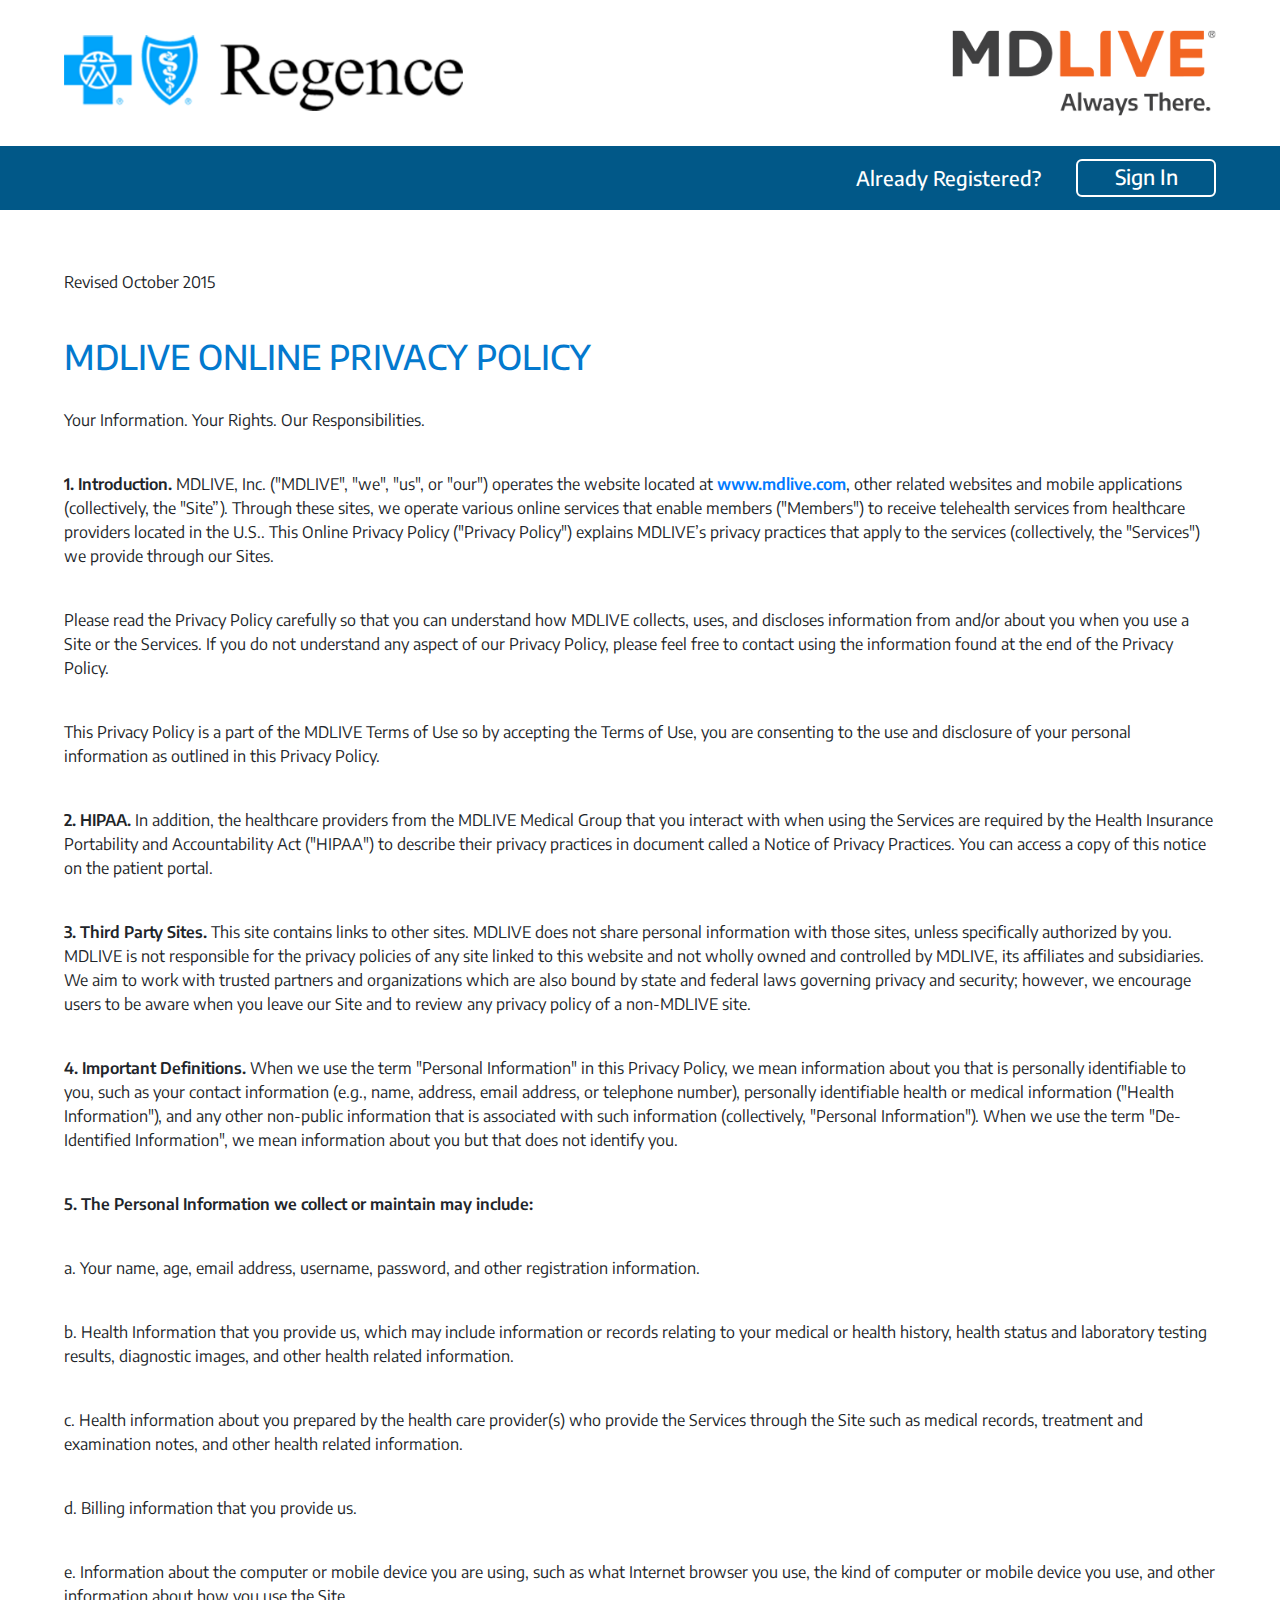
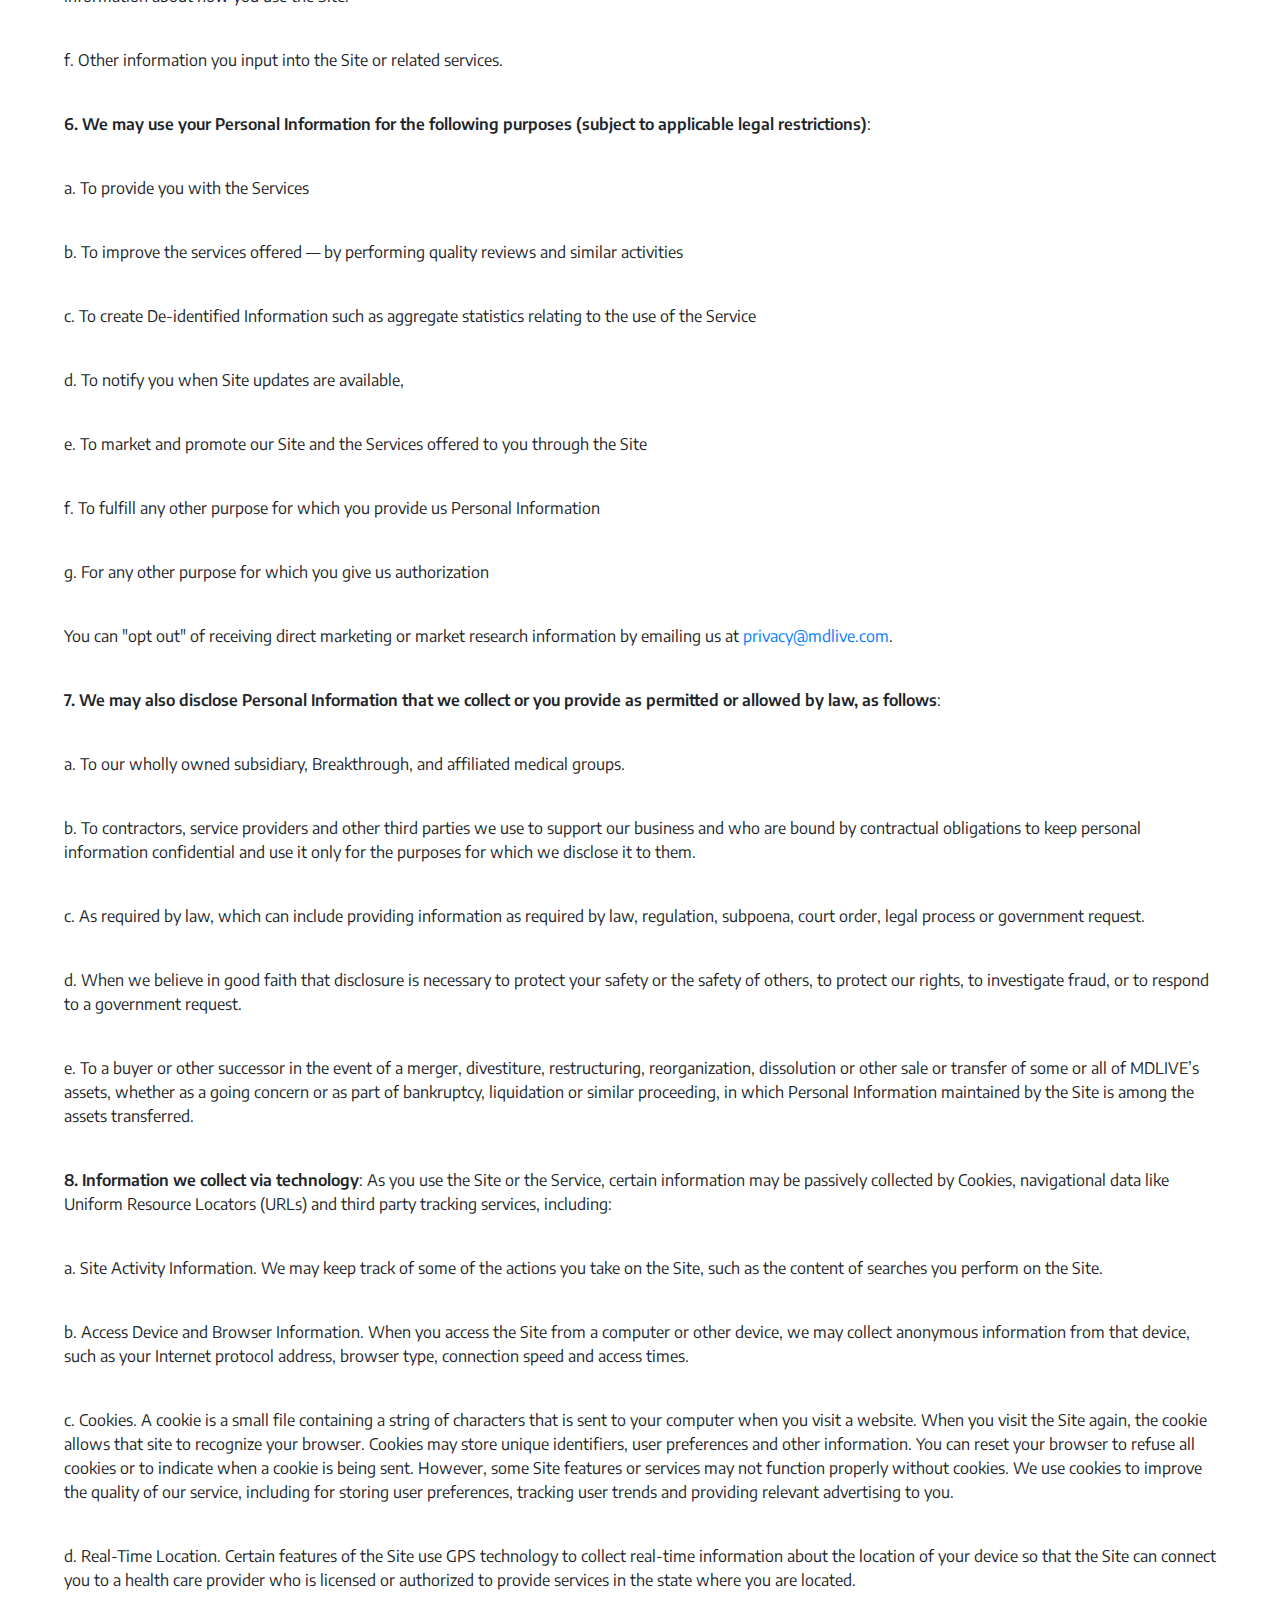
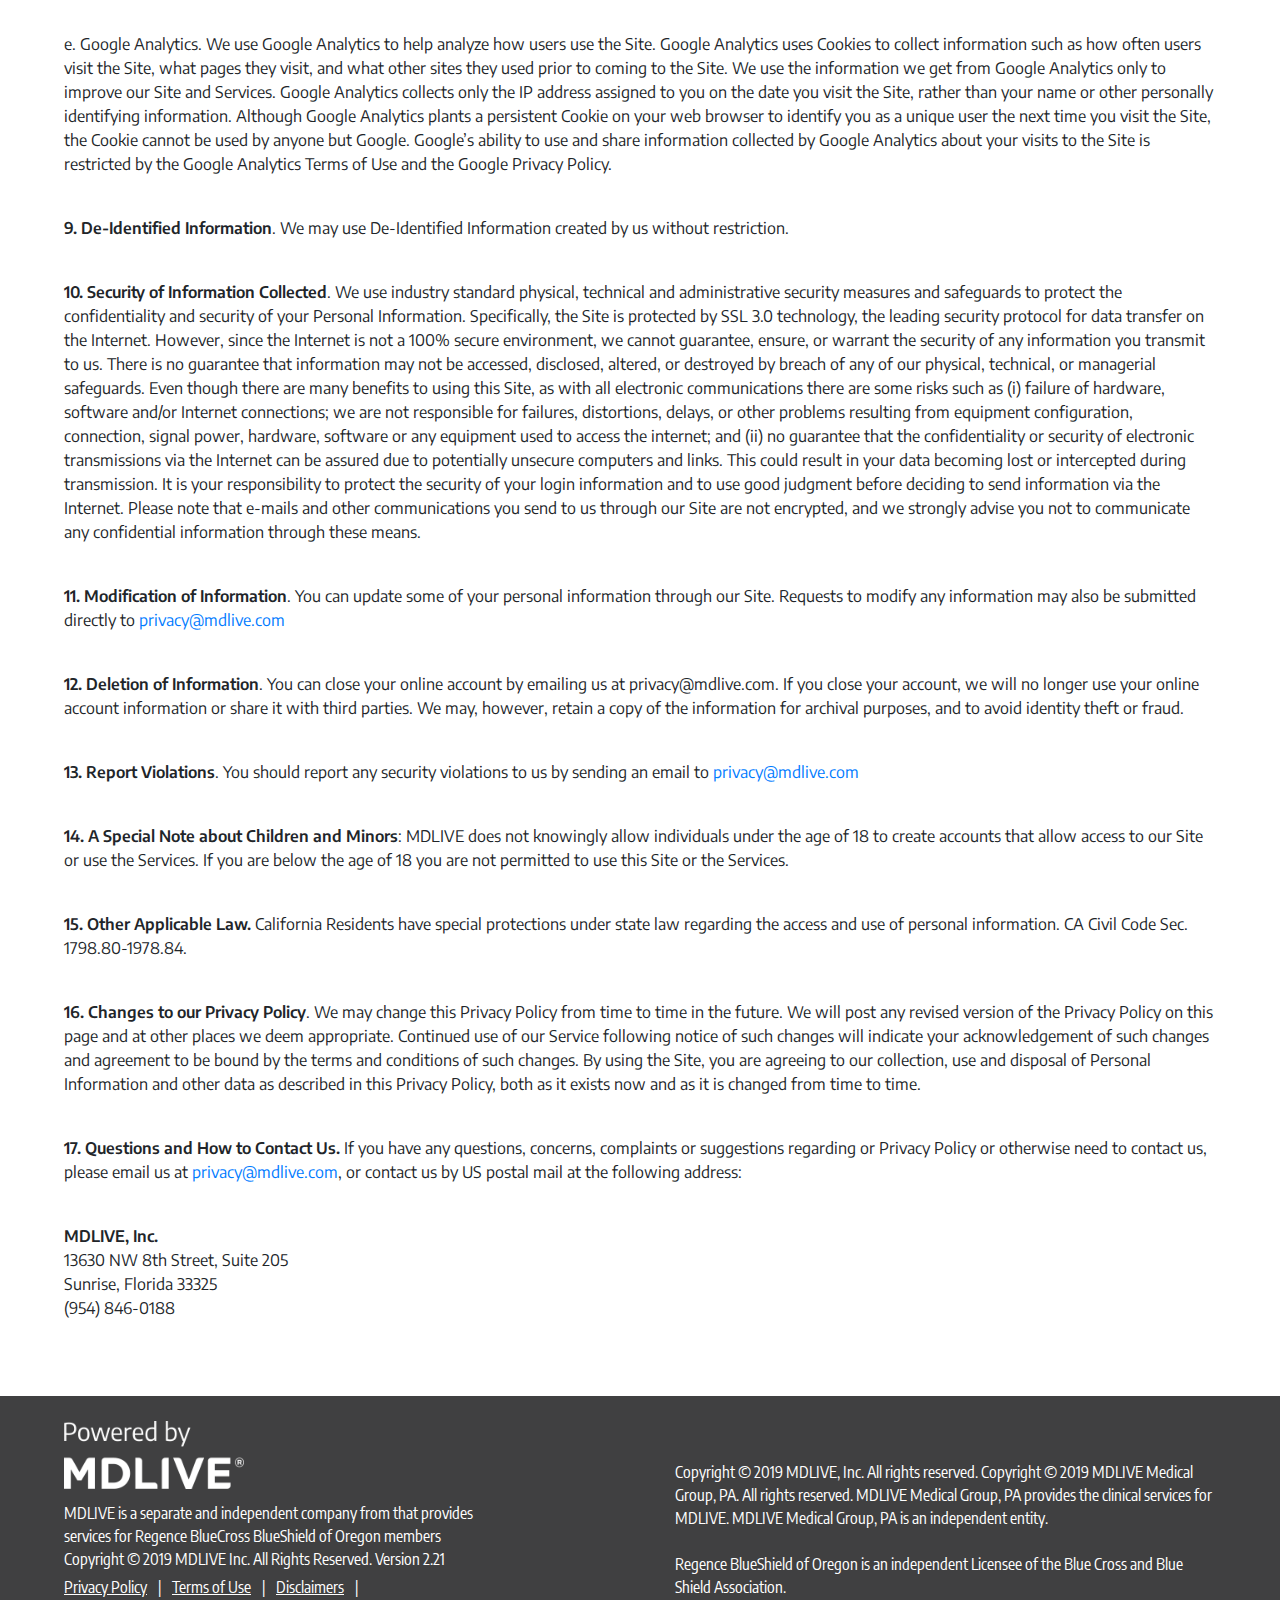
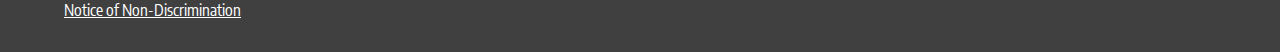
<file: privacy_policy.html>
<!DOCTYPE html>
<html lang="en">
<head>
	<title>Regence</title>
	<meta charset="utf-8">
	<meta name="viewport" content="width=device-width, initial-scale=1">
	<meta name="classification" content="medical healthcare telehealth telemedicine"/>
	<meta name="description" content="Together Health Network - Trimedx Benefits, employee Healthcare with MDLIVE Find a web MD Online, ask a provider medical questions with Telehealth – Telemedicine.">
	<meta http-equiv="x-ua-compatible" content="ie=edge">
	<!--Bootstrap-->
	<link rel="stylesheet" href="https://maxcdn.bootstrapcdn.com/bootstrap/4.3.1/css/bootstrap.min.css">
	<script src="https://ajax.googleapis.com/ajax/libs/jquery/3.3.1/jquery.min.js"></script>
	<script src="https://cdnjs.cloudflare.com/ajax/libs/popper.js/1.14.7/umd/popper.min.js"></script>
	<script src="https://maxcdn.bootstrapcdn.com/bootstrap/4.3.1/js/bootstrap.min.js"></script>

	<link href="https://fonts.googleapis.com/css?family=Encode+Sans:100,200,300,400,500,600,700,800,900&display=swap" rel="stylesheet">
	<link href="https://fonts.googleapis.com/css?family=Encode+Sans+Condensed:100,200,300,400,500,600,700,800,900&display=swap" rel="stylesheet">

	<link href="assets/stylesheets/style.css" rel="stylesheet" type="text/css">
	<script src="assets/scripts/common.js"></script>
</head>
<body>
	<div class="fp-container">
		<div id="header">
	    <div class="cell-wrapper">
        <div class="wrapper">
          <div class="logo float-left">
            <a href="index.html"><img src="assets/images/regence_logo.svg" alt="Regence"></a>
          </div>
		      <div class="mdl_logo float-right">
        		<img src="assets/images/mdl_logo.svg" alt="MDLIVE Inc.">
					</div>
          <div class="clearfix"></div>
    		</div>
        <div class="sign_line">
        	<div class="wrapper">
	        	<span>Already Registered?</span>
	        	<a href="sign_in.html">Sign In</a>
	        </div>
        </div>
      </div>
    </div>
    <div id="content">
      <div class="cell-wrapper">
        <div class="wrapper">
          <div class="static-page-wrapper">
						<p>Revised October 2015</p>
						<br>
						<h1>MDLIVE ONLINE PRIVACY POLICY</h1>
						<p>Your Information. Your Rights. Our Responsibilities.</p><br>

						<p><b>1. Introduction.</b> MDLIVE, Inc. ("MDLIVE", "we", "us", or "our") operates the website located at <a href="http://www.mdlive.com"><b>www.mdlive.com</b></a>, other related websites and mobile applications (collectively, the "Site”). Through these sites, we operate various online services that enable members ("Members") to receive 
						        telehealth
						 services from healthcare providers located in the U.S.. This Online Privacy Policy ("Privacy Policy") explains MDLIVE’s privacy practices that apply to the services (collectively, the "Services") we provide through our Sites. </p><br>

						<p>Please read the Privacy Policy carefully so that you can understand how MDLIVE collects, uses, and discloses information from and/or about you when you use a Site or the Services. If you do not understand any aspect of our Privacy Policy, please feel free to contact using the information found at the end of the Privacy Policy. </p><br>

						<p>This Privacy Policy is a part of the MDLIVE Terms of Use so by accepting the Terms of Use, you are consenting to the use and disclosure of your personal information as outlined in this Privacy Policy. </p><br>

						<p><b>2. HIPAA.</b> In addition, the healthcare providers <span class="privacy_mdlive_text_2">from the MDLIVE Medical Group </span>that you interact with when using the Services are required by the Health Insurance Portability and Accountability Act ("HIPAA") to describe their privacy practices in document called a Notice of Privacy Practices. You can access a copy of this notice on the patient portal.</p><br>

						<p><b>3. Third Party Sites.</b> This site contains links to other sites. MDLIVE does not share personal information with those sites, unless specifically authorized by you. MDLIVE is not responsible for the privacy policies of any site linked to this website and not wholly owned and controlled by MDLIVE, its affiliates and subsidiaries. We aim to work with trusted partners and organizations which are also bound by state and federal laws governing privacy and security; however, we encourage users to be aware when you leave our Site and to review any privacy policy of a non-MDLIVE site.</p><br>

						<p><b>4. Important Definitions.</b> When we use the term "Personal Information" in this Privacy Policy, we mean information about you that is personally identifiable to you, such as your contact information (e.g., name, address, email address, or telephone number), personally identifiable health or medical information ("Health Information"), and any other non-public information that is associated with such information (collectively, "Personal Information"). When we use the term "De-Identified Information", we mean information about you but that does not identify you.</p><br>

						<p><b>5. The Personal Information we collect or maintain may include:</b></p><br>

						<p>a. Your name, age, email address, username, password, and other registration information.</p><br>

						<p>b. Health Information that you provide us, which may include information or records relating to your medical or health history, health status and laboratory testing results, diagnostic images, and other health related information.</p><br>

						<p>c. Health information about you prepared by the health care provider(s) who provide the Services through the Site such as medical records, treatment and examination notes, and other health related information.</p><br>

						<p>d. Billing information that you provide us.</p><br>

						<p>e. Information about the computer or mobile device you are using, such as what Internet browser you use, the kind of computer or mobile device you use, and other information about how you use the Site.</p><br>

						<p>f. Other information you input into the Site or related services.</p><br>

						<p><b>6. We may use your Personal Information for the following purposes (subject to applicable legal restrictions)</b>:</p><br>

						<p>a. To provide you with the Services</p><br>

						<p>b. To improve the services offered — by performing quality reviews and similar activities</p><br>

						<p>c. To create De-identified Information such as aggregate statistics relating to the use of the Service</p><br>

						<p>d. To notify you when Site updates are available,</p><br>

						<p>e. To market and promote our Site and the Services offered to you through the Site</p><br>

						<p>f. To fulfill any other purpose for which you provide us Personal Information</p><br>

						<p>g. For any other purpose for which you give us authorization</p><br>

						<p>You can "opt out" of receiving direct marketing or market research information by emailing us at <a href="mailto:privacy@mdlive.com">privacy@mdlive.com</a>.</p><br>

						<p><b>7. We may also disclose Personal Information that we collect or you provide as permitted or allowed by law, as follows</b>:</p><br>

						<p>a. To our wholly owned subsidiary, Breakthrough, and affiliated medical groups.</p><br>

						<p>b. To contractors, service providers and other third parties we use to support our business and who are bound by contractual obligations to keep personal information confidential and use it only for the purposes for which we disclose it to them.</p><br>

						<p>c. As required by law, which can include providing information as required by law, regulation, subpoena, court order, legal process or government request.</p><br>

						<p>d. When we believe in good faith that disclosure is necessary to protect your safety or the safety of others, to protect our rights, to investigate fraud, or to respond to a government request.</p><br>

						<p>e. To a buyer or other successor in the event of a merger, divestiture, restructuring, reorganization, dissolution or other sale or transfer of some or all of MDLIVE’s assets, whether as a going concern or as part of bankruptcy, liquidation or similar proceeding, in which Personal Information maintained by the Site is among the assets transferred.</p><br>

						<p><b>8. Information we collect via technology</b>: As you use the Site or the Service, certain information may be passively collected by Cookies, navigational data like Uniform Resource Locators (URLs) and third party tracking services, including:</p><br>

						<p>a. Site Activity Information. We may keep track of some of the actions you take on the Site, such as the content of searches you perform on the Site.</p><br>

						<p>b. Access Device and Browser Information. When you access the Site from a computer or other device, we may collect anonymous information from that device, such as your Internet protocol address, browser type, connection speed and access times.</p><br>

						<p>c. Cookies. A cookie is a small file containing a string of characters that is sent to your computer when you visit a website. When you visit the Site again, the cookie allows that site to recognize your browser. Cookies may store unique identifiers, user preferences and other information. You can reset your browser to refuse all cookies or to indicate when a cookie is being sent. However, some Site features or services may not function properly without cookies. We use cookies to improve the quality of our service, including for storing user preferences, tracking user trends and providing relevant advertising to you. </p><br>

						<p>d. Real-Time Location. Certain features of the Site use GPS technology to collect real-time information about the location of your device so that the Site can connect you to a health care provider who is licensed or authorized to provide services in the state where you are located.</p><br>

						<p>e. Google Analytics. We use Google Analytics to help analyze how users use the Site. Google Analytics uses Cookies to collect information such as how often users visit the Site, what pages they visit, and what other sites they used prior to coming to the Site. We use the information we get from Google Analytics only to improve our Site and Services. Google Analytics collects only the IP address assigned to you on the date you visit the Site, rather than your name or other personally identifying information. Although Google Analytics plants a persistent Cookie on your web browser to identify you as a unique user the next time you visit the Site, the Cookie cannot be used by anyone but Google. Google’s ability to use and share information collected by Google Analytics about your visits to the Site is restricted by the Google Analytics Terms of Use and the Google Privacy Policy.</p><br>

						<p><b>9. De-Identified Information</b>. We may use De-Identified Information created by us without restriction.</p><br>

						<p><b>10. Security of Information Collected</b>. We use industry standard physical, technical and administrative security measures and safeguards to protect the confidentiality and security of your Personal Information. Specifically, the Site is protected by SSL 3.0 technology, the leading security protocol for data transfer on the Internet. However, since the Internet is not a 100% secure environment, we cannot guarantee, ensure, or warrant the security of any information you transmit to us. There is no guarantee that information may not be accessed, disclosed, altered, or destroyed by breach of any of our physical, technical, or managerial safeguards. Even though there are many benefits to using this Site, as with all electronic communications there are some risks such as (i) failure of hardware, software and/or Internet connections; we are not responsible for failures, distortions, delays, or other problems resulting from equipment configuration, connection, signal power, hardware, software or any equipment used to access the internet; and (ii) no guarantee that the confidentiality or security of electronic transmissions via the Internet can be assured due to potentially unsecure computers and links. This could result in your data becoming lost or intercepted during transmission. It is your responsibility to protect the security of your login information and to use good judgment before deciding to send information via the Internet. Please note that e-mails and other communications you send to us through our Site are not encrypted, and we strongly advise you not to communicate any confidential information through these means.</p><br>

						<p><b>11. Modification of Information</b>. You can update some of your personal information through our Site. Requests to modify any information may also be submitted directly to <a href="mailto:privacy@mdlive.com">privacy@mdlive.com</a></p><br>

						<p><b>12. Deletion of Information</b>. You can close your online account by emailing us at privacy@mdlive.com. If you close your account, we will no longer use your online account information or share it with third parties. We may, however, retain a copy of the information for archival purposes, and to avoid identity theft or fraud.</p><br>

						<p><b>13. Report Violations</b>. You should report any security violations to us by sending an email to <a href="mailto:privacy@mdlive.com">privacy@mdlive.com</a></p><br>

						<p><b>14. A Special Note about Children and Minors</b>: MDLIVE does not knowingly allow individuals under the age of 18 to create accounts that allow access to our Site or use the Services. If you are below the age of 18 you are not permitted to use this Site or the Services. </p><br>

						<p><b>15. Other Applicable Law.</b> California Residents have special protections under state law regarding the access and use of personal information. CA Civil Code Sec. 1798.80-1978.84. </p><br>

						<p><b>16. Changes to our Privacy Policy</b>. We may change this Privacy Policy from time to time in the future. We will post any revised version of the Privacy Policy on this page and at other places we deem appropriate. Continued use of our Service following notice of such changes will indicate your acknowledgement of such changes and agreement to be bound by the terms and conditions of such changes. By using the Site, you are agreeing to our collection, use and disposal of Personal Information and other data as described in this Privacy Policy, both as it exists now and as it is changed from time to time.</p><br>

						<p><b>17. Questions and How to Contact Us.</b> If you have any questions, concerns, complaints or suggestions regarding or Privacy Policy or otherwise need to contact us, please email us at <a href="mailto:privacy@mdlive.com">privacy@mdlive.com</a>, or contact us by US postal mail at the following address:</p><br>

						<p><b>MDLIVE, Inc.</b><br>
						  13630 NW 8th Street, Suite 205 <br>
						  Sunrise, Florida 33325<br>
						  (954) 846-0188</p>

          </div>
        </div>
      </div>
    </div>
		<div id="footer">
		  <div class="cell-wrapper">
		    <div class="wrapper">
		      <div class="group_footer_left">
		        <div class="copyright">
		        	<img src="assets/images/mdl_logo_powered.svg" alt="MDLIVE Inc.">
		          <div class="legal">
		            MDLIVE is a separate and independent company from that provides services for Regence BlueCross BlueShield of Oregon members <br>Copyright © 2019 MDLIVE Inc. All Rights Reserved. Version 2.21
		            <ul class="legal-links">
		              <li class="privacy"><a href="privacy_policy.html" title="Privacy Policy">Privacy Policy</a></li>
		              <li class="terms"><a href="terms_of_use.html" title="Terms of Use">Terms of Use</a></li>
		              <li class="hipaa"><a href="disclaimers.html" title="Disclaimers">Disclaimers</a></li>
		              <li class="ndnotice"><a href="notice-of-non-discrimination.html" title="Notice of Non-Discrimination">Notice of Non-Discrimination</a></li>
		            </ul>
		          </div>
		        </div>
		      </div>
		      <div class="group_footer_right">
	        	Copyright © 2019 MDLIVE, Inc. All rights reserved. Copyright © 2019 MDLIVE Medical Group, PA. All rights reserved. MDLIVE Medical Group, PA provides the clinical services for MDLIVE. MDLIVE Medical Group, PA is an independent entity. <br><br>
	        	Regence BlueShield of Oregon is an independent Licensee of the Blue Cross and Blue Shield Association.
		      </div>
		      <div class="clearfix"></div>
		    </div>
		  </div>
		</div>
	</div>
</body>
</html>
</file>
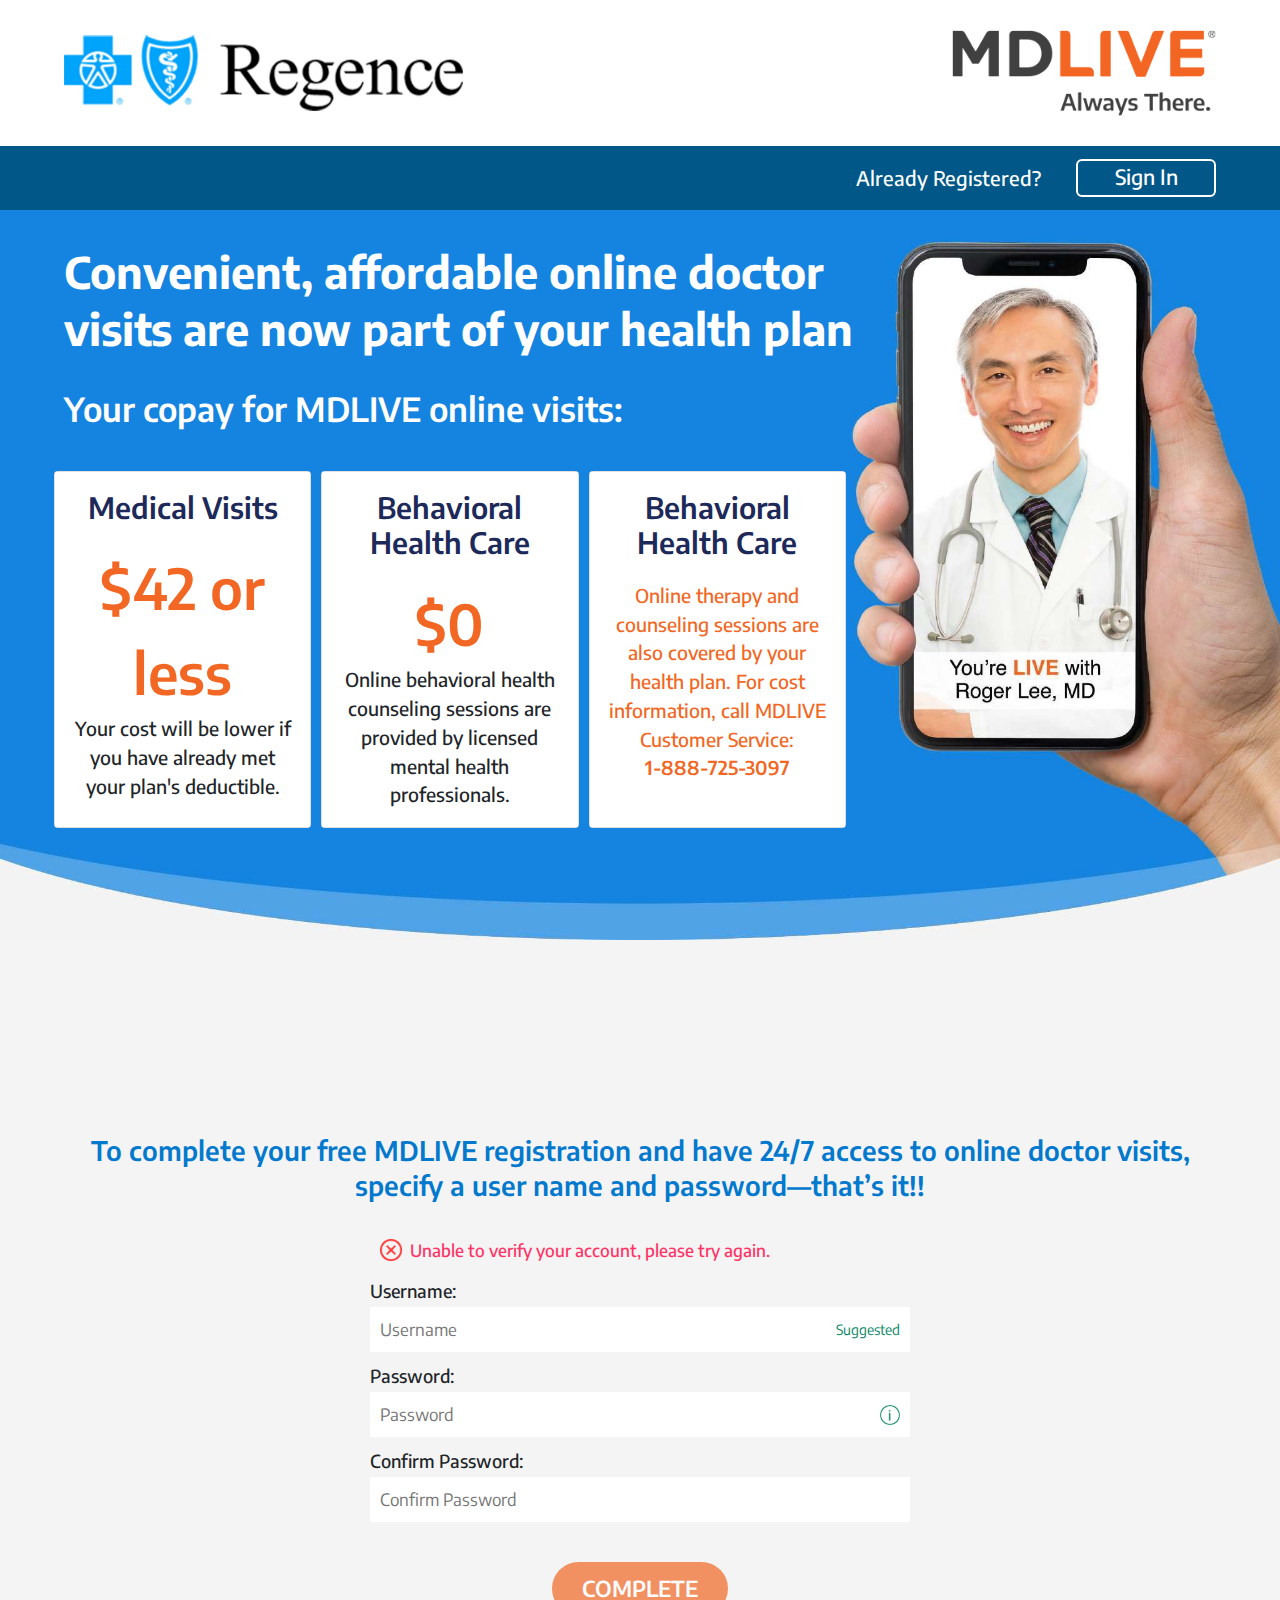
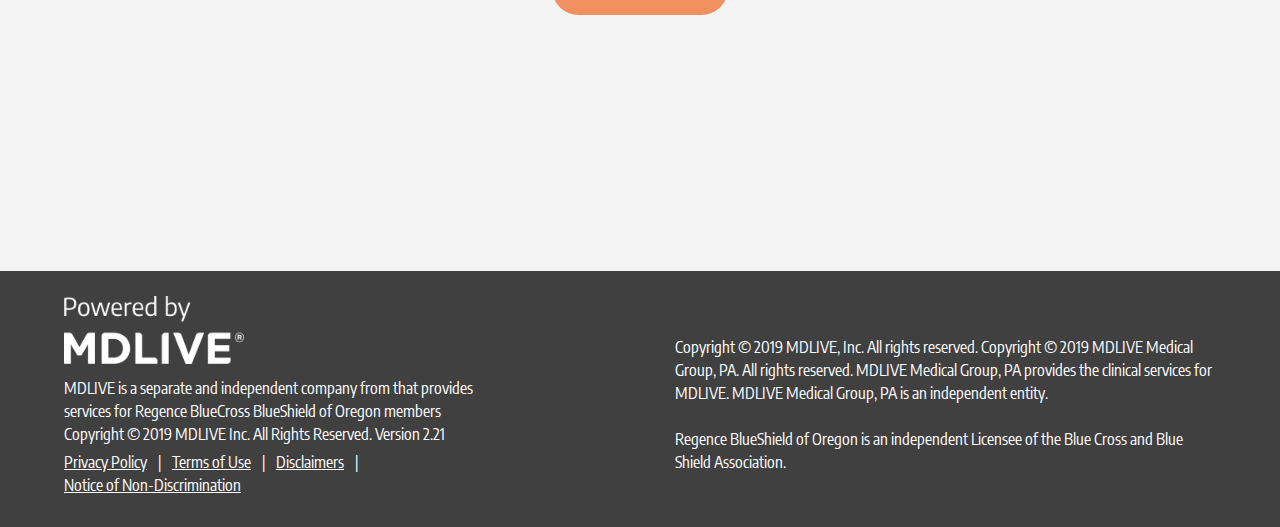
<file: register.html>
<!DOCTYPE html>
<html lang="en">
<head>
	<title>Regence</title>
	<meta charset="utf-8">
	<meta name="viewport" content="width=device-width, initial-scale=1">
	<meta name="classification" content="medical healthcare telehealth telemedicine"/>
	<meta name="description" content="Together Health Network - Trimedx Benefits, employee Healthcare with MDLIVE Find a web MD Online, ask a provider medical questions with Telehealth – Telemedicine.">
	<meta http-equiv="x-ua-compatible" content="ie=edge">
	<!--Bootstrap-->
	<link rel="stylesheet" href="https://maxcdn.bootstrapcdn.com/bootstrap/4.3.1/css/bootstrap.min.css">
	<script src="https://ajax.googleapis.com/ajax/libs/jquery/3.3.1/jquery.min.js"></script>
	<script src="https://cdnjs.cloudflare.com/ajax/libs/popper.js/1.14.7/umd/popper.min.js"></script>
	<script src="https://maxcdn.bootstrapcdn.com/bootstrap/4.3.1/js/bootstrap.min.js"></script>

	<link href="https://fonts.googleapis.com/css?family=Encode+Sans:100,200,300,400,500,600,700,800,900&display=swap" rel="stylesheet">
	<link href="https://fonts.googleapis.com/css?family=Encode+Sans+Condensed:100,200,300,400,500,600,700,800,900&display=swap" rel="stylesheet">

	<link href="assets/stylesheets/style.css" rel="stylesheet" type="text/css">
	<script src="assets/scripts/common.js"></script>
</head>
<body>
	<div class="fp-container">
		<div id="header">
	    <div class="cell-wrapper">
        <div class="wrapper">
          <div class="logo float-left">
            <a href="index.html"><img src="assets/images/regence_logo.svg" alt="Regence"></a>
          </div>
		      <div class="mdl_logo float-right">
        		<img src="assets/images/mdl_logo.svg" alt="MDLIVE Inc.">
					</div>
          <div class="clearfix"></div>
    		</div>
        <div class="sign_line">
        	<div class="wrapper">
	        	<span>Already Registered?</span>
	        	<a href="sign_in.html">Sign In</a>
	        </div>
        </div>
      </div>
    </div>
    <div id="register_content">
      <div class="cell-wrapper">
      	<img src="assets/images/wave_roger1.jpg" class="wave_img">
        <div class="wrapper">
          <div class="page-wrapper">
          	<div class="register_text">
          		<div class="line1">Convenient, affordable online doctor visits are now part of your health plan</div>
          		<div class="line2">Your copay for MDLIVE online visits:</div>
          	</div>
          	<div class="copay_tiles">
          		<div class="row">
          			<div class="card">
          				<div class="tile card-body">
          					<h3>Medical Visits</h3>
          					<div class="cost">$42 or less</div>
          					<div class="cost_description">
          						Your cost will be lower if you have already met your plan's deductible.
          					</div>
          				</div>
          			</div>
          			<div class="card">
          				<div class="tile card-body">
          					<h3>Behavioral Health Care</h3>
          					<div class="cost">$0</div>
          					<div class="cost_description">
          						Online behavioral health counseling sessions are provided by licensed mental health professionals. 
          					</div>
          				</div>
          			</div>
          			<div class="card">
          				<div class="tile card-body">
          					<h3>Behavioral Health Care</h3>
          					<div class="description">
          						Online therapy and counseling sessions are also covered by your health plan. For cost information, call MDLIVE Customer Service:<br><b>1-888-725-3097</b>
          					</div>
          				</div>
          			</div>
          		</div>
          	</div>
        		<form id="RegisterForm" action="">
          		<h3>To complete your free MDLIVE registration and have 24/7 access to online doctor visits, specify a user name and password—that’s it!!</h3>
	          	<div class="register-form">
		          	<div class="register_errors_container">
		          		<div class="register-error">
		          			<img src="assets/images/error.png" alt="error">
		          			<span>Unable to verify your account, please try again.</span>
		          		</div>
		          	</div>
       					<label>Username:</label>
	          		<div class="form-cell">
	          			<input type="text" name="" placeholder="Username" id="fp_username" name="signup_userid">
	          			<div class="suggested">Suggested</div>
	          		</div>
        				<label>Password:</label>
                <div class="password hint shadow">
                </div>
	          		<div class="form-cell">
	          			<input placeholder="Password" id="fp_password" type="password" name="signup_password" maxlength="15">
	          			<img src="assets/images/info.png" data-toggle="tooltip" data-placement="bottom"  data-html="true" title="• Use a password different from your username<br>• Use a combination of at least 8 letters and numbers, or special characters (#,&,!)<br>• Password is case-sensitive">
                	<div id="passStrength"></div>
                  <ul id="password_errors" class="guidelines">
                    <li class="ucheck1 guideline-error">Must be different from your Username</li>
                    <li class="ucheck2 guideline-error">Must be between 8 to 15 characters</li>
                    <li class="ucheck3 guideline-error">Must contain at least one letter</li>
                    <li class="ucheck4 guideline-error">Must have a number 0-9</li>
                  </ul>
	          		</div>
        				<label>Confirm Password:</label>
	          		<div class="form-cell">
	          			<input placeholder="Confirm Password" id="fp_confirm_password" type="password" name="signup_confirmpassword" maxlength="15">
                  <ul id="confirm_password_errors" class="guidelines">
                    <li class="guideline-error">Passwords must match</li>
                  </ul>
	          		</div>
		          	<div class="form-buttons"><input type="submit" name="" id="registrationComplete" value="COMPLETE" disabled="disabled"></div>
	          	</div>
        		</form>
          </div>
        </div>
      </div>
      <div class="copay_height_adjust"></div>
    </div>
		<div id="footer">
		  <div class="cell-wrapper">
		    <div class="wrapper">
		      <div class="group_footer_left">
		        <div class="copyright">
		        	<img src="assets/images/mdl_logo_powered.svg" alt="MDLIVE Inc.">
		          <div class="legal">
		            MDLIVE is a separate and independent company from that provides services for Regence BlueCross BlueShield of Oregon members <br>Copyright © 2019 MDLIVE Inc. All Rights Reserved. Version 2.21
		            <ul class="legal-links">
		              <li class="privacy"><a href="privacy_policy.html" title="Privacy Policy">Privacy Policy</a></li>
		              <li class="terms"><a href="terms_of_use.html" title="Terms of Use">Terms of Use</a></li>
		              <li class="hipaa"><a href="disclaimers.html" title="Disclaimers">Disclaimers</a></li>
		              <li class="ndnotice"><a href="notice-of-non-discrimination.html" title="Notice of Non-Discrimination">Notice of Non-Discrimination</a></li>
		            </ul>
		          </div>
		        </div>
		      </div>
		      <div class="group_footer_right">
	        	Copyright © 2019 MDLIVE, Inc. All rights reserved. Copyright © 2019 MDLIVE Medical Group, PA. All rights reserved. MDLIVE Medical Group, PA provides the clinical services for MDLIVE. MDLIVE Medical Group, PA is an independent entity. <br><br>
	        	Regence BlueShield of Oregon is an independent Licensee of the Blue Cross and Blue Shield Association.
		      </div>
		      <div class="clearfix"></div>
		    </div>
		  </div>
		</div>
	</div>
</body>
</html>
</file>
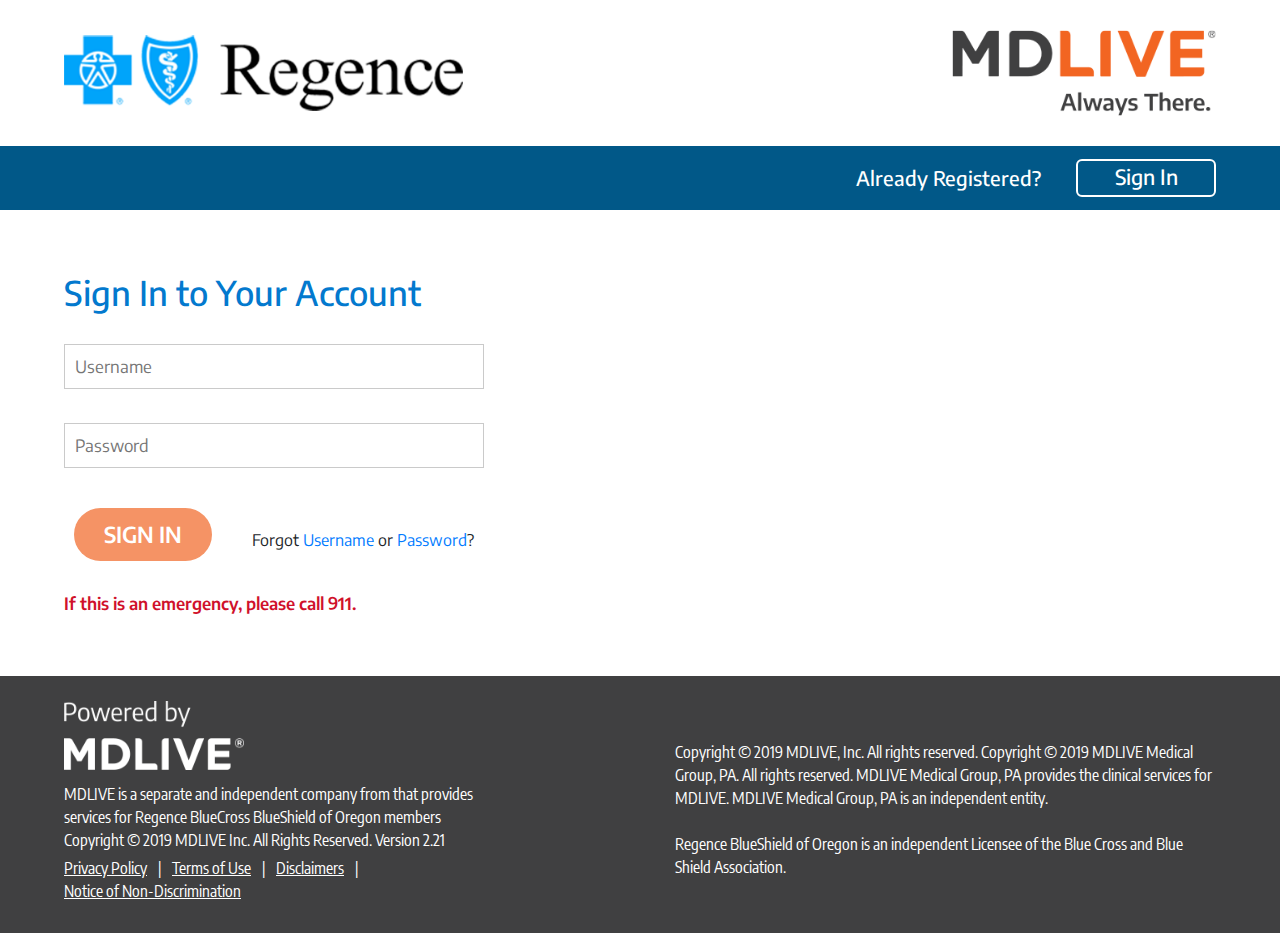
<file: sign_in.html>
<!DOCTYPE html>
<html lang="en">
<head>
	<title>Regence</title>
	<meta charset="utf-8">
	<meta name="viewport" content="width=device-width, initial-scale=1">
	<meta name="classification" content="medical healthcare telehealth telemedicine"/>
	<meta name="description" content="Together Health Network - Trimedx Benefits, employee Healthcare with MDLIVE Find a web MD Online, ask a provider medical questions with Telehealth – Telemedicine.">
	<meta http-equiv="x-ua-compatible" content="ie=edge">
	<!--Bootstrap-->
	<link rel="stylesheet" href="https://maxcdn.bootstrapcdn.com/bootstrap/4.3.1/css/bootstrap.min.css">
	<script src="https://ajax.googleapis.com/ajax/libs/jquery/3.3.1/jquery.min.js"></script>
	<script src="https://cdnjs.cloudflare.com/ajax/libs/popper.js/1.14.7/umd/popper.min.js"></script>
	<script src="https://maxcdn.bootstrapcdn.com/bootstrap/4.3.1/js/bootstrap.min.js"></script>

	<link href="https://fonts.googleapis.com/css?family=Encode+Sans:100,200,300,400,500,600,700,800,900&display=swap" rel="stylesheet">
	<link href="https://fonts.googleapis.com/css?family=Encode+Sans+Condensed:100,200,300,400,500,600,700,800,900&display=swap" rel="stylesheet">

	<link href="assets/stylesheets/style.css" rel="stylesheet" type="text/css">
	<script src="assets/scripts/common.js"></script>
</head>
<body>
	<div class="fp-container">
		<div id="header">
	    <div class="cell-wrapper">
        <div class="wrapper">
          <div class="logo float-left">
            <a href="index.html"><img src="assets/images/regence_logo.svg" alt="Regence"></a>
          </div>
		      <div class="mdl_logo float-right">
        		<img src="assets/images/mdl_logo.svg" alt="MDLIVE Inc.">
					</div>
          <div class="clearfix"></div>
    		</div>
        <div class="sign_line">
        	<div class="wrapper">
	        	<span>Already Registered?</span>
	        	<a href="sign_in.html">Sign In</a>
	        </div>
        </div>
      </div>
    </div>
    <div id="content">
      <div class="cell-wrapper">
        <div class="wrapper">
          <div class="static-page-wrapper">
          	<div class="form-wrapper">
			        <h1>Sign In to Your Account</h1>
			        <form accept-charset="UTF-8" action="/login/attempt_login" method="post">
			          <input id="referer" name="referer" type="hidden" value="">
			          <input id="redirect_to" name="redirect_to" type="hidden">
		            <div class="form-cell">
	                <input aria-label="username" type="text" id="login_email" name="login[email]" placeholder="Username">
		            </div>
                <div class="error" id="error_user_name"></div><br>
                <div class="form-cell">
                  <input aria-label="password" type="password" id="login_password" name="login[password]" placeholder="Password">
                </div>
                <div class="error" id="error_password"></div>
                <div class="submit-form form-buttons">
                	<div class="row">
                		<div class="col-sm-5">
		                  <input type="submit" value="Sign In" id="submit_login" class="continue_btn" disabled="true">
                		</div>
                		<div class="col-sm-7 acct text-left">
                      Forgot <a href="forgot_username.html" title="Forgot your username?">Username</a> or <a href="forgot_password.html" title="Forgot your password?">Password</a>?
                		</div>
                	</div>
                </div>
		            <div class="emergency_notice">
		              If this is an emergency, please call 911.
		            </div>
			        </form>
          	</div>
          </div>
        </div>
      </div>
    </div>
		<div id="footer">
		  <div class="cell-wrapper">
		    <div class="wrapper">
		      <div class="group_footer_left">
		        <div class="copyright">
		        	<img src="assets/images/mdl_logo_powered.svg" alt="MDLIVE Inc.">
		          <div class="legal">
		            MDLIVE is a separate and independent company from that provides services for Regence BlueCross BlueShield of Oregon members <br>Copyright © 2019 MDLIVE Inc. All Rights Reserved. Version 2.21
		            <ul class="legal-links">
		              <li class="privacy"><a href="privacy_policy.html" title="Privacy Policy">Privacy Policy</a></li>
		              <li class="terms"><a href="terms_of_use.html" title="Terms of Use">Terms of Use</a></li>
		              <li class="hipaa"><a href="disclaimers.html" title="Disclaimers">Disclaimers</a></li>
		              <li class="ndnotice"><a href="notice-of-non-discrimination.html" title="Notice of Non-Discrimination">Notice of Non-Discrimination</a></li>
		            </ul>
		          </div>
		        </div>
		      </div>
		      <div class="group_footer_right">
	        	Copyright © 2019 MDLIVE, Inc. All rights reserved. Copyright © 2019 MDLIVE Medical Group, PA. All rights reserved. MDLIVE Medical Group, PA provides the clinical services for MDLIVE. MDLIVE Medical Group, PA is an independent entity. <br><br>
	        	Regence BlueShield of Oregon is an independent Licensee of the Blue Cross and Blue Shield Association.
		      </div>
		      <div class="clearfix"></div>
		    </div>
		  </div>
		</div>
	</div>
</body>
</html>
</file>
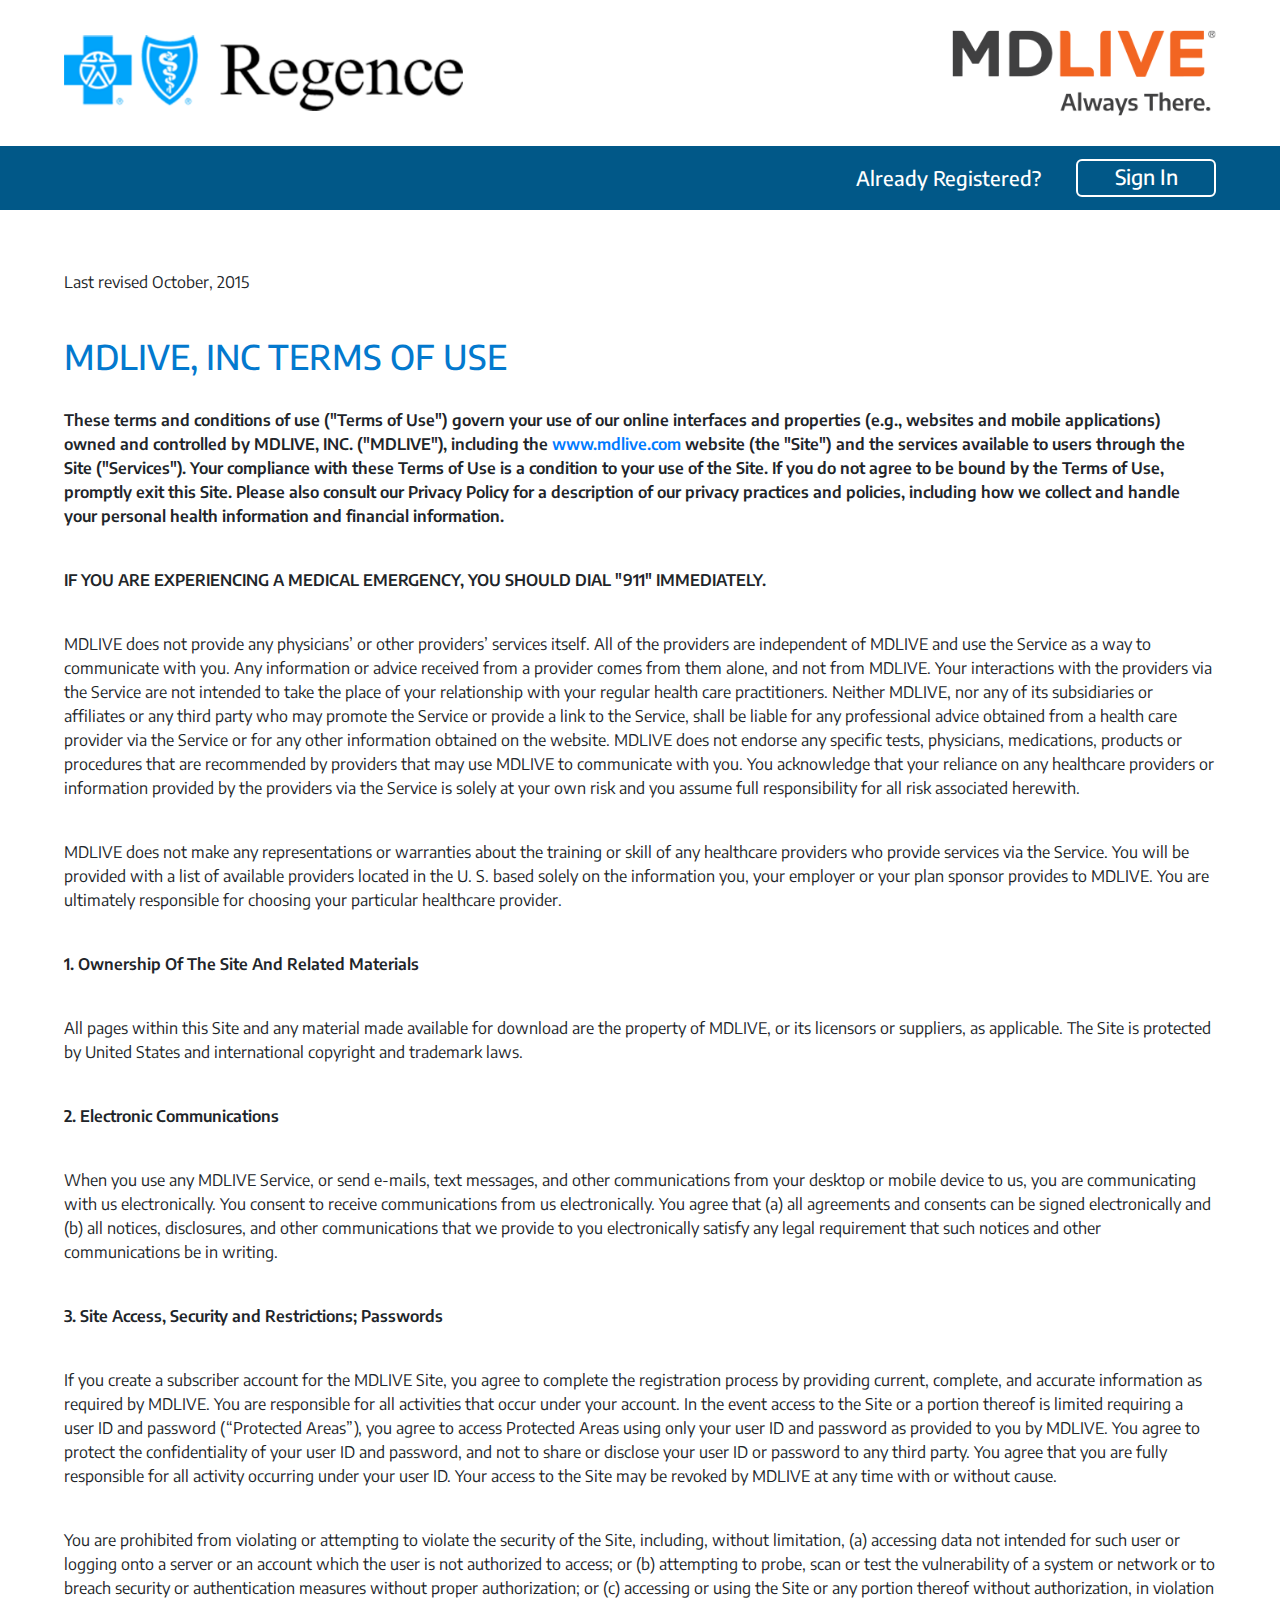
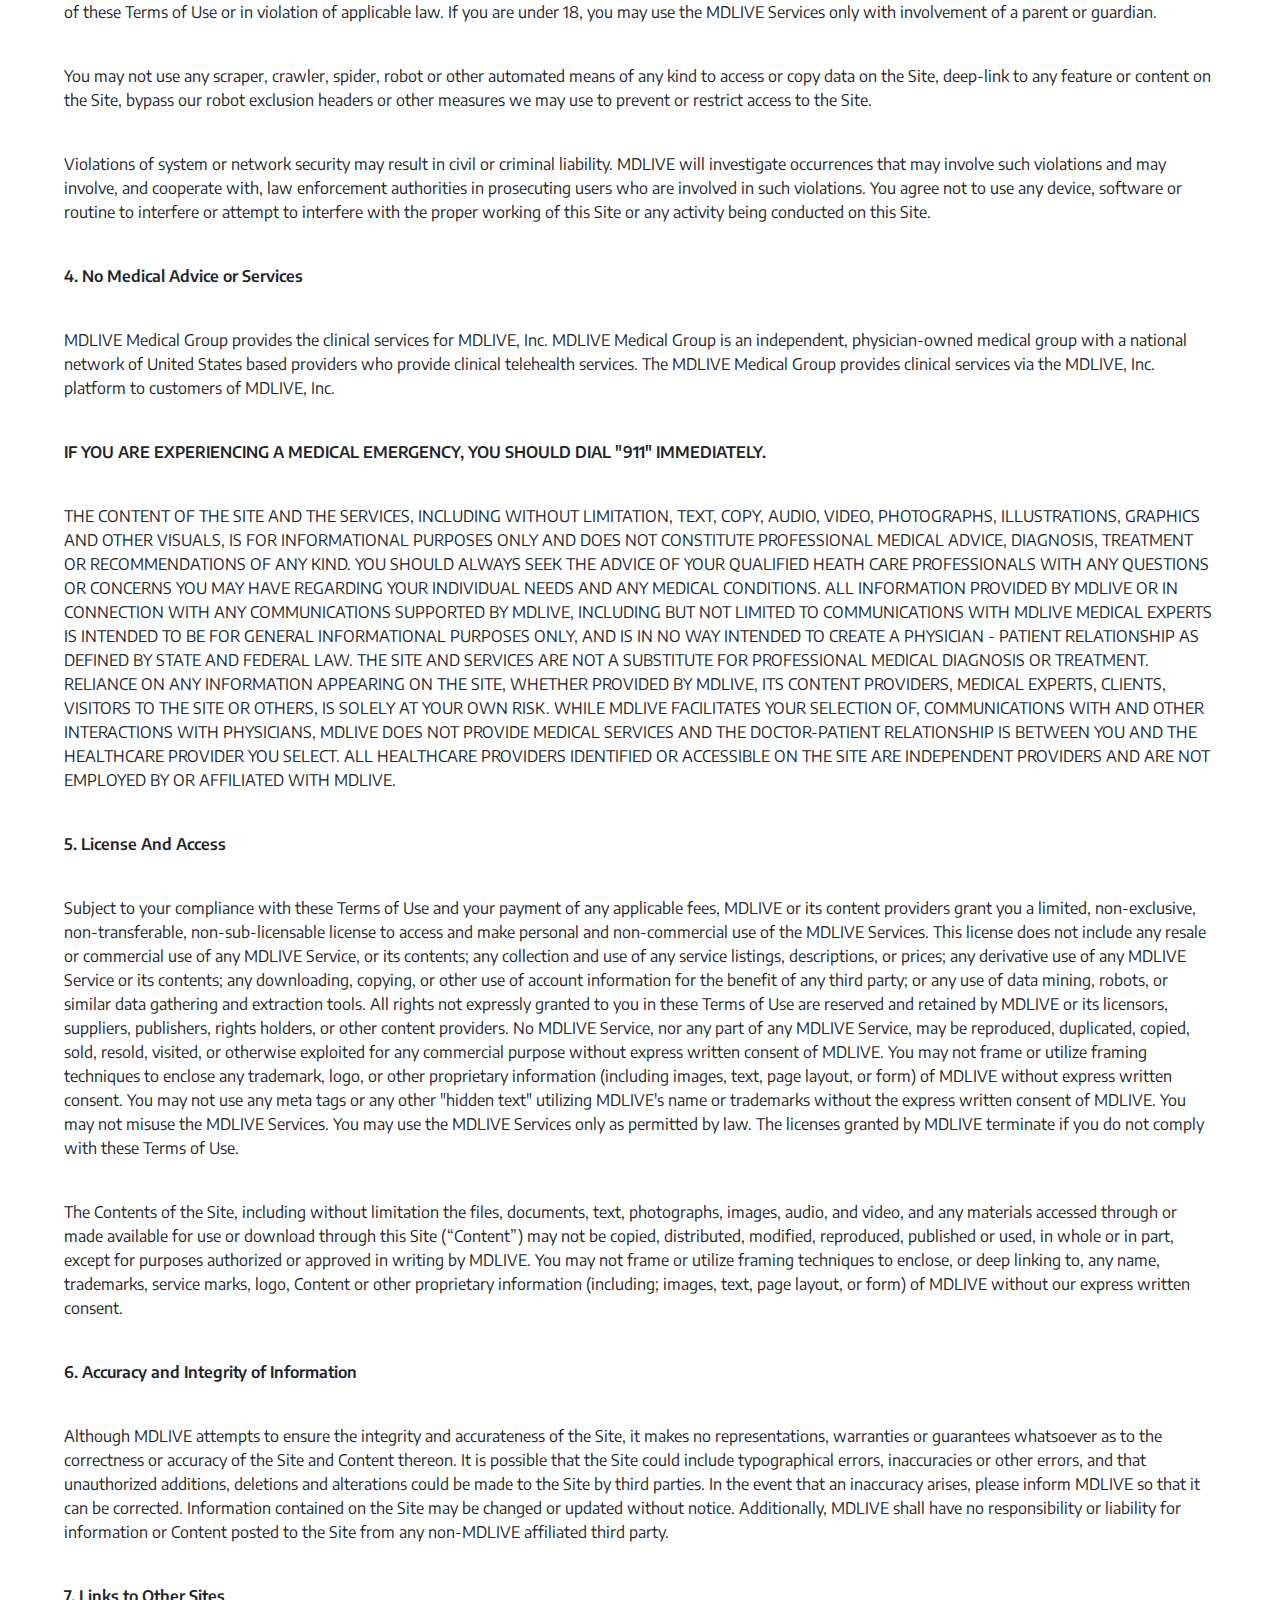
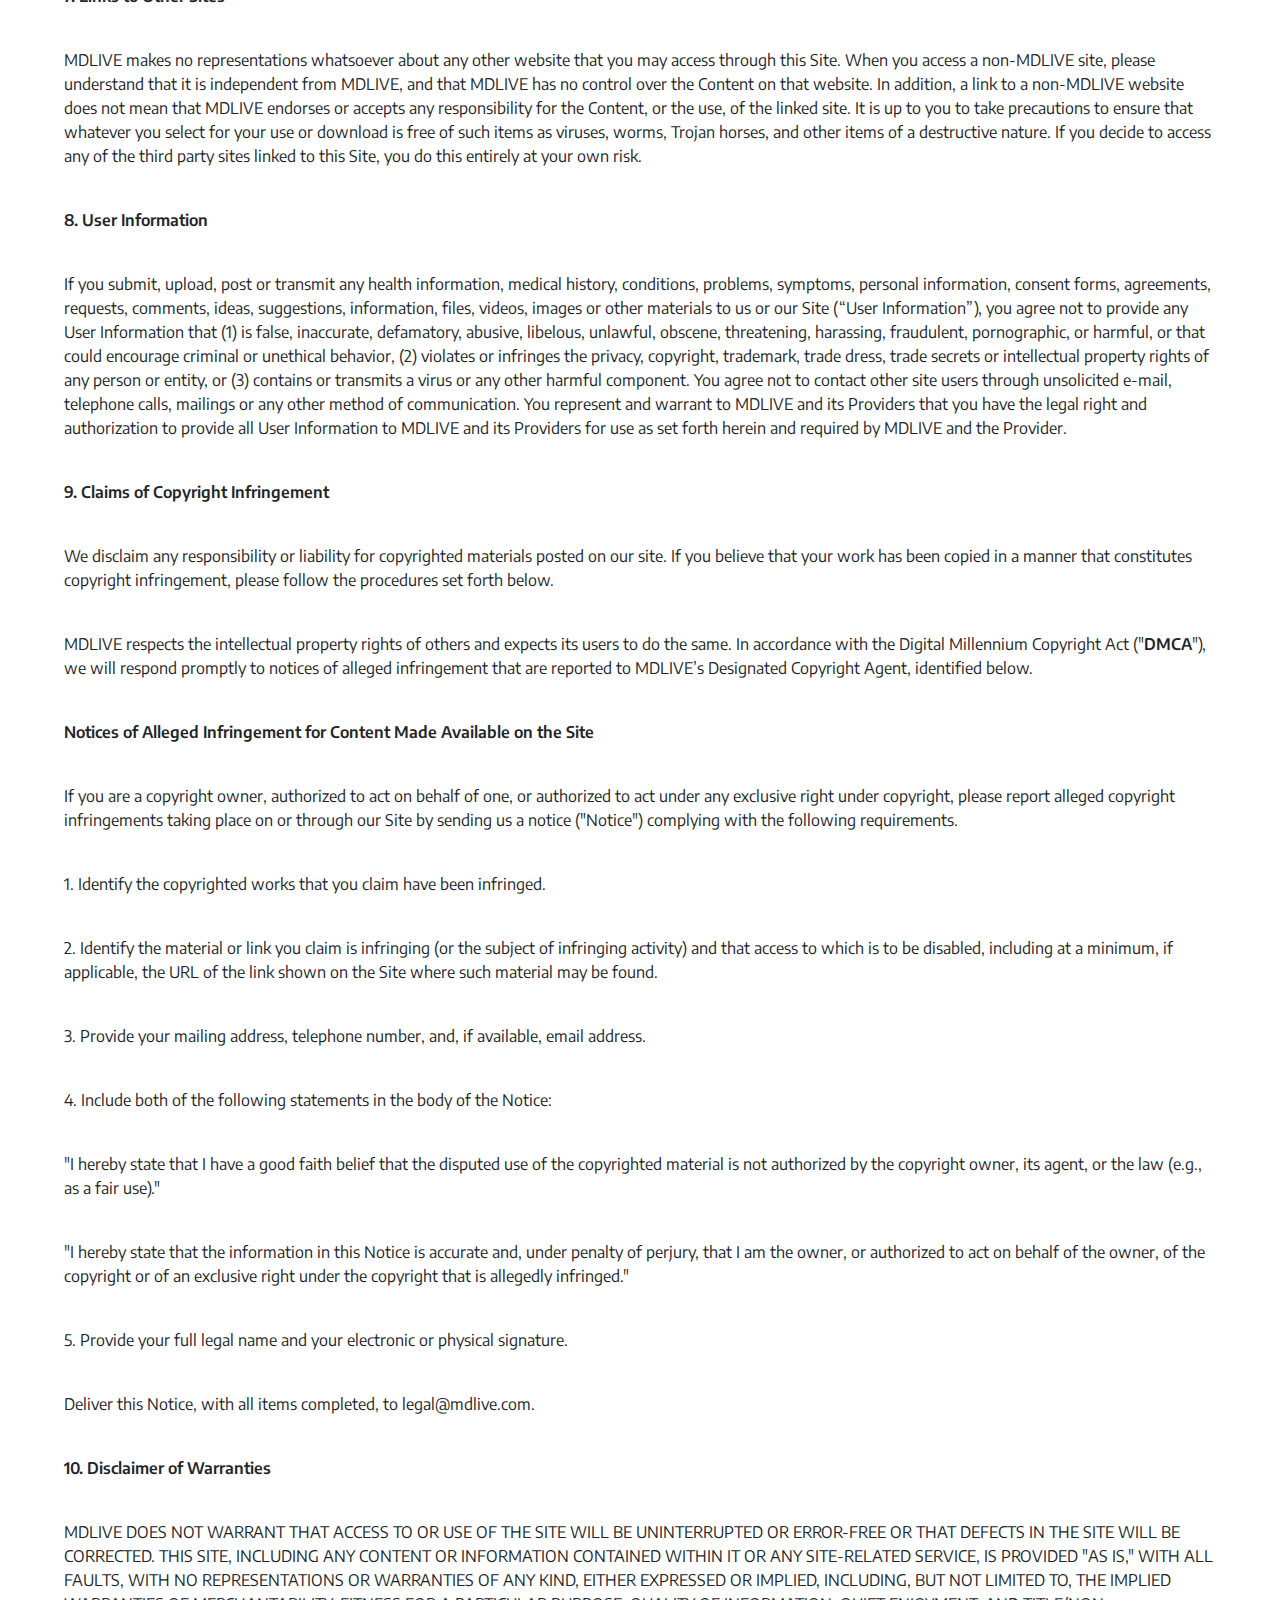
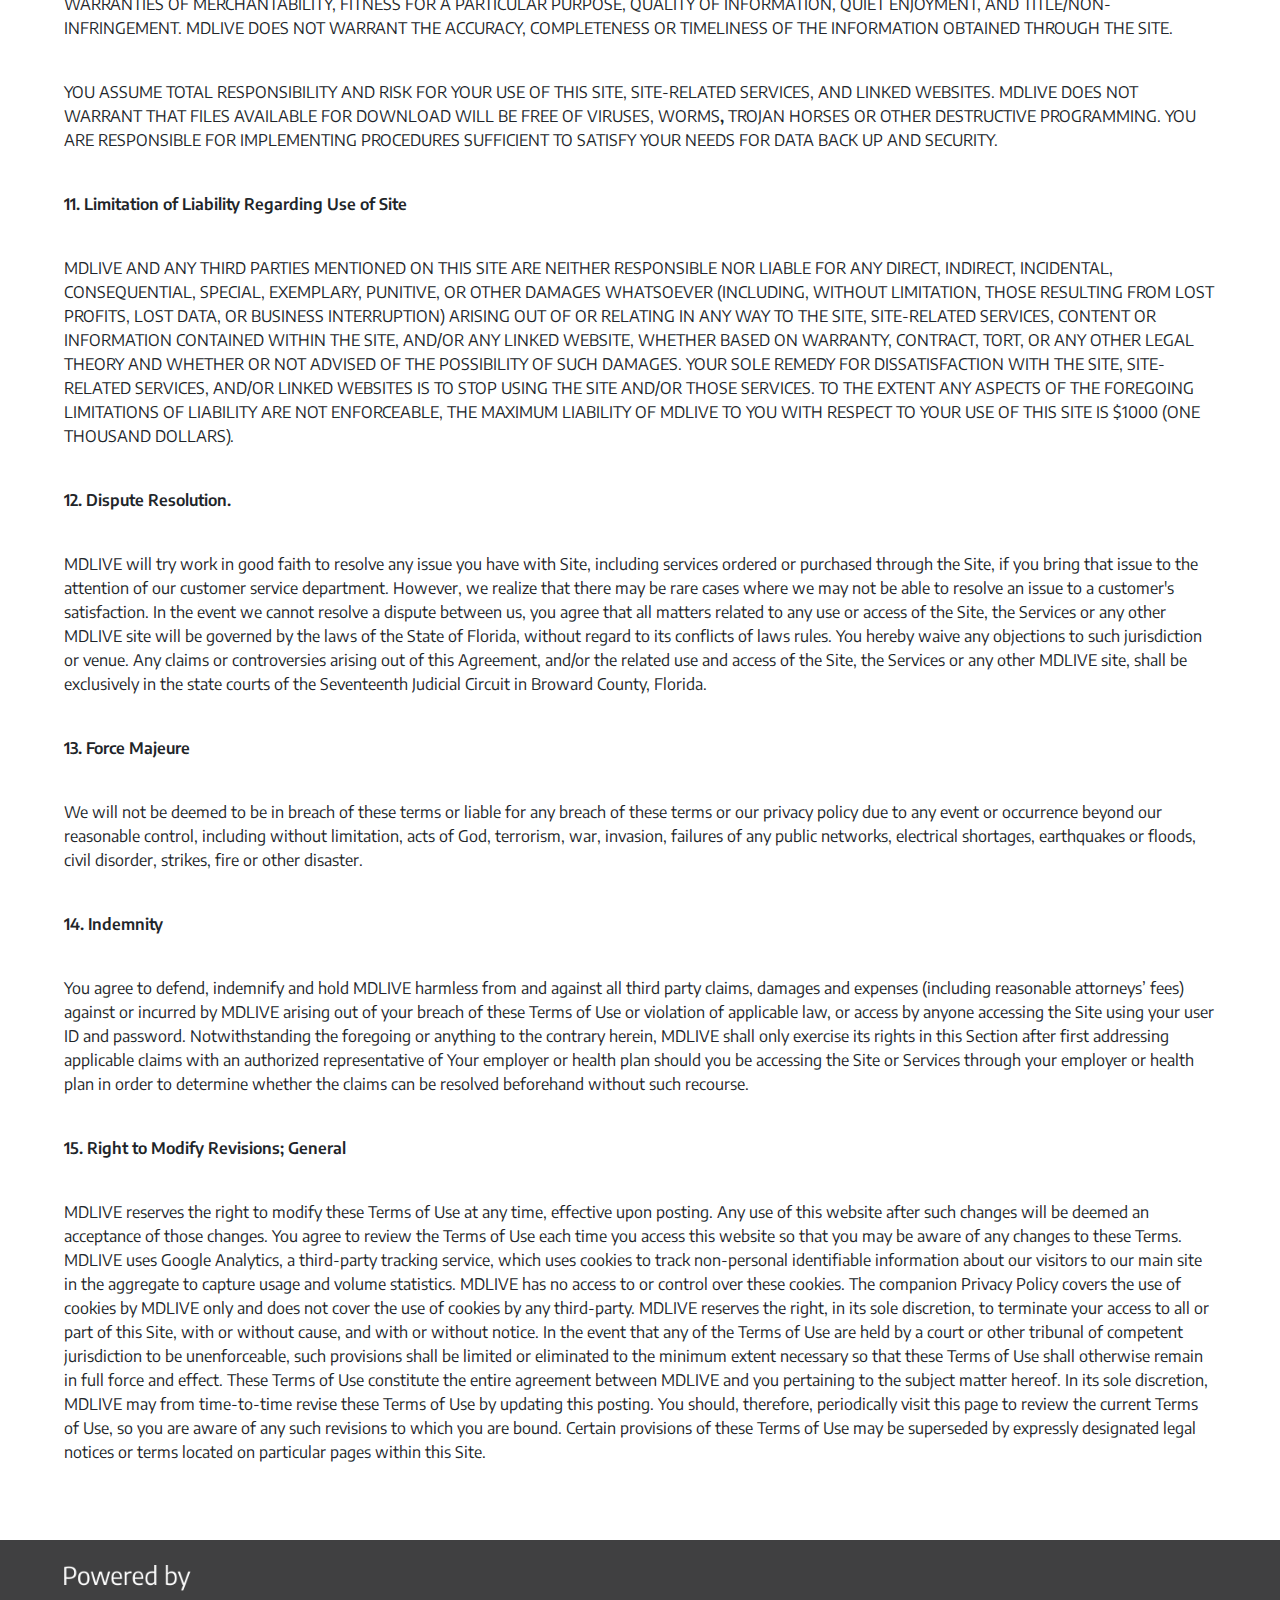
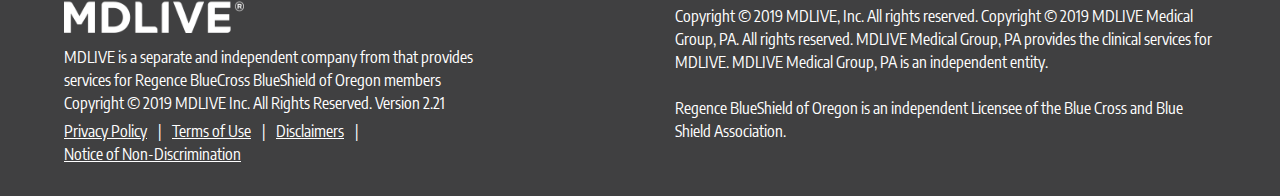
<file: terms_of_use.html>
<!DOCTYPE html>
<html lang="en">
<!---->
<head>
	<title>Regence</title>
	<meta charset="utf-8">
	<meta name="viewport" content="width=device-width, initial-scale=1">
	<meta name="classification" content="medical healthcare telehealth telemedicine"/>
	<meta name="description" content="Together Health Network - Trimedx Benefits, employee Healthcare with MDLIVE Find a web MD Online, ask a provider medical questions with Telehealth – Telemedicine.">
	<meta http-equiv="x-ua-compatible" content="ie=edge">
	<!--Bootstrap-->
	<link rel="stylesheet" href="https://maxcdn.bootstrapcdn.com/bootstrap/4.3.1/css/bootstrap.min.css">
	<script src="https://ajax.googleapis.com/ajax/libs/jquery/3.3.1/jquery.min.js"></script>
	<script src="https://cdnjs.cloudflare.com/ajax/libs/popper.js/1.14.7/umd/popper.min.js"></script>
	<script src="https://maxcdn.bootstrapcdn.com/bootstrap/4.3.1/js/bootstrap.min.js"></script>

	<link href="https://fonts.googleapis.com/css?family=Encode+Sans:100,200,300,400,500,600,700,800,900&display=swap" rel="stylesheet">
	<link href="https://fonts.googleapis.com/css?family=Encode+Sans+Condensed:100,200,300,400,500,600,700,800,900&display=swap" rel="stylesheet">

	<link href="assets/stylesheets/style.css" rel="stylesheet" type="text/css">
	<script src="assets/scripts/common.js"></script>
</head>
<body>
	<div class="fp-container">
		<div id="header">
	    <div class="cell-wrapper">
        <div class="wrapper">
          <div class="logo float-left">
            <a href="index.html"><img src="assets/images/regence_logo.svg" alt="Regence"></a>
          </div>
		      <div class="mdl_logo float-right">
        		<img src="assets/images/mdl_logo.svg" alt="MDLIVE Inc.">
					</div>
          <div class="clearfix"></div>
    		</div>
        <div class="sign_line">
        	<div class="wrapper">
	        	<span>Already Registered?</span>
	        	<a href="sign_in.html">Sign In</a>
	        </div>
        </div>
      </div>
    </div>
    <div id="content">
      <div class="cell-wrapper">
        <div class="wrapper">
          <div class="static-page-wrapper">
						<p>Last revised October, 2015</p><br>
						<h1>MDLIVE, INC TERMS OF USE</h1>
						<p><strong>These terms and conditions of use ("Terms of Use") govern your use of our online interfaces and properties (e.g., websites and mobile applications) owned and controlled by MDLIVE, INC. ("MDLIVE"), including the <a href="http://www.mdlive.com">www.mdlive.com</a> website (the "Site") and the services available to users through the Site ("Services"). Your compliance with these Terms of Use is a condition to your use of the Site. If you do not agree to be bound by the Terms of Use, promptly exit this Site. Please also consult our Privacy Policy for a description of our privacy practices and policies, including how we collect and handle your personal health information and financial information.</strong></p><br>

						<p><b>IF YOU ARE EXPERIENCING A MEDICAL EMERGENCY, YOU SHOULD DIAL "911" IMMEDIATELY.</b></p><br>

						<p>MDLIVE does not provide any physicians’ or other providers’ services itself. All of the providers are independent of MDLIVE and use the Service as a way to communicate with you. Any information or advice received from a provider comes from them alone, and not from MDLIVE. Your interactions with the providers via the Service are not intended to take the place of your relationship with your regular health care practitioners. Neither MDLIVE, nor any of its subsidiaries or affiliates or any third party who may promote the Service or provide a link to the Service, shall be liable for any professional advice obtained from a health care provider via the Service or for any other information obtained on the website. MDLIVE does not endorse any specific tests, physicians, medications, products or procedures that are recommended by providers that may use MDLIVE to communicate with you. You acknowledge that your reliance on any healthcare providers or information provided by the providers via the Service is solely at your own risk and you assume full responsibility for all risk associated herewith.</p><br>

						<p>MDLIVE does not make any representations or warranties about the training or skill of any healthcare providers who provide services via the Service. You will be provided with a list of available providers located in the U. S. based solely on the information you, your employer or your plan sponsor provides to MDLIVE. You are ultimately responsible for choosing your particular healthcare provider. </p><br>

						<p><strong><b>1. Ownership Of The Site And Related Materials</b></strong></p><br>

						<p>All pages within this Site and any material made available for download are the property of MDLIVE, or its licensors or suppliers, as applicable. The Site is protected by United States and international copyright and trademark laws. </p><br>

						<p><strong><b>2. Electronic Communications </b></strong></p><br>

						<p>When you use any MDLIVE Service, or send e-mails, text messages, and other communications from your desktop or mobile device to us, you are communicating with us electronically. You consent to receive communications from us electronically. You agree that (a) all agreements and consents can be signed electronically and (b) all notices, disclosures, and other communications that we provide to you electronically satisfy any legal requirement that such notices and other communications be in writing. </p><br>

						<p><strong><b>3. Site Access, Security and Restrictions; Passwords</b></strong></p><br>

						<p>If you create a subscriber account for the MDLIVE Site, you agree to complete the registration process by providing current, complete, and accurate information as required by MDLIVE. You are responsible for all activities that occur under your account. In the event access to the Site or a portion thereof is limited requiring a user ID and password (“Protected Areas”), you agree to access Protected Areas using only your user ID and password as provided to you by MDLIVE. You agree to protect the confidentiality of your user ID and password, and not to share or disclose your user ID or password to any third party. You agree that you are fully responsible for all activity occurring under your user ID. Your access to the Site may be revoked by MDLIVE at any time with or without cause. </p><br>

						<p>You are prohibited from violating or attempting to violate the security of the Site, including, without limitation, (a) accessing data not intended for such user or logging onto a server or an account which the user is not authorized to access; or (b) attempting to probe, scan or test the vulnerability of a system or network or to breach security or authentication measures without proper authorization; or (c) accessing or using the Site or any portion thereof without authorization, in violation of these Terms of Use or in violation of applicable law. If you are under 18, you may use the MDLIVE Services only with involvement of a parent or guardian.</p><br>

						<p>You may not use any scraper, crawler, spider, robot or other automated means of any kind to access or copy data on the Site, deep-link to any feature or content on the Site, bypass our robot exclusion headers or other measures we may use to prevent or restrict access to the Site. </p><br>

						<p>Violations of system or network security may result in civil or criminal liability. MDLIVE will investigate occurrences that may involve such violations and may involve, and cooperate with, law enforcement authorities in prosecuting users who are involved in such violations. You agree not to use any device, software or routine to interfere or attempt to interfere with the proper working of this Site or any activity being conducted on this Site. </p><br>

						<p><strong><b>4. No Medical Advice or Services </b></strong></p><br>

						<p>MDLIVE Medical Group provides the clinical services for MDLIVE, Inc. MDLIVE Medical Group is an independent, physician-owned medical group with a national network of United States based providers who provide clinical 
						        telehealth
						 services. The MDLIVE Medical Group provides clinical services via the MDLIVE, Inc. platform to customers of MDLIVE, Inc.</p><br>

						<p><b>IF YOU ARE EXPERIENCING A MEDICAL EMERGENCY, YOU SHOULD DIAL "911" IMMEDIATELY.</b></p><br>

						<p>THE CONTENT OF THE SITE AND THE SERVICES, INCLUDING WITHOUT LIMITATION, TEXT, COPY, AUDIO, VIDEO, PHOTOGRAPHS, ILLUSTRATIONS, GRAPHICS AND OTHER VISUALS, IS FOR INFORMATIONAL PURPOSES ONLY AND DOES NOT CONSTITUTE PROFESSIONAL MEDICAL ADVICE, DIAGNOSIS, TREATMENT OR RECOMMENDATIONS OF ANY KIND. YOU SHOULD ALWAYS SEEK THE ADVICE OF YOUR QUALIFIED HEATH CARE PROFESSIONALS WITH ANY QUESTIONS OR CONCERNS YOU MAY HAVE REGARDING YOUR INDIVIDUAL NEEDS AND ANY MEDICAL CONDITIONS. ALL INFORMATION PROVIDED BY MDLIVE OR IN CONNECTION WITH ANY COMMUNICATIONS SUPPORTED BY MDLIVE, INCLUDING BUT NOT LIMITED TO COMMUNICATIONS WITH MDLIVE MEDICAL EXPERTS IS INTENDED TO BE FOR GENERAL INFORMATIONAL PURPOSES ONLY, AND IS IN NO WAY INTENDED TO CREATE A PHYSICIAN - PATIENT RELATIONSHIP AS DEFINED BY STATE AND FEDERAL LAW. THE SITE AND SERVICES ARE NOT A SUBSTITUTE FOR PROFESSIONAL MEDICAL DIAGNOSIS OR TREATMENT. RELIANCE ON ANY INFORMATION APPEARING ON THE SITE, WHETHER PROVIDED BY MDLIVE, ITS CONTENT PROVIDERS, MEDICAL EXPERTS, CLIENTS, VISITORS TO THE SITE OR OTHERS, IS SOLELY AT YOUR OWN RISK. WHILE MDLIVE FACILITATES YOUR SELECTION OF, COMMUNICATIONS WITH AND OTHER INTERACTIONS WITH PHYSICIANS, MDLIVE DOES NOT PROVIDE MEDICAL SERVICES AND THE DOCTOR-PATIENT RELATIONSHIP IS BETWEEN YOU AND THE HEALTHCARE PROVIDER YOU SELECT. ALL HEALTHCARE PROVIDERS IDENTIFIED OR ACCESSIBLE ON THE SITE ARE INDEPENDENT PROVIDERS AND ARE NOT EMPLOYED BY OR AFFILIATED WITH MDLIVE.</p><br>

						<p><strong><b>5. License And Access</b></strong></p><br>

						<p>Subject to your compliance with these Terms of Use and your payment of any applicable fees, MDLIVE or its content providers grant you a limited, non-exclusive, non-transferable, non-sub-licensable license to access and make personal and non-commercial use of the MDLIVE Services. This license does not include any resale or commercial use of any MDLIVE Service, or its contents; any collection and use of any service listings, descriptions, or prices; any derivative use of any MDLIVE Service or its contents; any downloading, copying, or other use of account information for the benefit of any third party; or any use of data mining, robots, or similar data gathering and extraction tools. All rights not expressly granted to you in these Terms of Use are reserved and retained by MDLIVE or its licensors, suppliers, publishers, rights holders, or other content providers. No MDLIVE Service, nor any part of any MDLIVE Service, may be reproduced, duplicated, copied, sold, resold, visited, or otherwise exploited for any commercial purpose without express written consent of MDLIVE. You may not frame or utilize framing techniques to enclose any trademark, logo, or other proprietary information (including images, text, page layout, or form) of MDLIVE without express written consent. You may not use any meta tags or any other "hidden text" utilizing MDLIVE's name or trademarks without the express written consent of MDLIVE. You may not misuse the MDLIVE Services. You may use the MDLIVE Services only as permitted by law. The licenses granted by MDLIVE terminate if you do not comply with these Terms of Use.</p><br>

						<p>The Contents of the Site, including without limitation the files, documents, text, photographs, images, audio, and video, and any materials accessed through or made available for use or download through this Site (“Content”) may not be copied, distributed, modified, reproduced, published or used, in whole or in part, except for purposes authorized or approved in writing by MDLIVE. You may not frame or utilize framing techniques to enclose, or deep linking to, any name, trademarks, service marks, logo, Content or other proprietary information (including; images, text, page layout, or form) of MDLIVE without our express written consent. </p><br>

						<p><strong><b>6. Accuracy and Integrity of Information</b></strong></p><br>

						<p>Although MDLIVE attempts to ensure the integrity and accurateness of the Site, it makes no representations, warranties or guarantees whatsoever as to the correctness or accuracy of the Site and Content thereon. It is possible that the Site could include typographical errors, inaccuracies or other errors, and that unauthorized additions, deletions and alterations could be made to the Site by third parties. In the event that an inaccuracy arises, please inform MDLIVE so that it can be corrected. Information contained on the Site may be changed or updated without notice. Additionally, MDLIVE shall have no responsibility or liability for information or Content posted to the Site from any non-MDLIVE affiliated third party.</p><br>

						<p><strong><b>7. Links to Other Sites</b></strong></p><br>

						<p>MDLIVE makes no representations whatsoever about any other website that you may access through this Site. When you access a non-MDLIVE site, please understand that it is independent from MDLIVE, and that MDLIVE has no control over the Content on that website. In addition, a link to a non-MDLIVE website does not mean that MDLIVE endorses or accepts any responsibility for the Content, or the use, of the linked site. It is up to you to take precautions to ensure that whatever you select for your use or download is free of such items as viruses, worms, Trojan horses, and other items of a destructive nature. If you decide to access any of the third party sites linked to this Site, you do this entirely at your own risk.</p>
						<br>
						<p><strong><b>8. User Information</b></strong></p><br>

						<p>If you submit, upload, post or transmit any health information, medical history, conditions, problems, symptoms, personal information, consent forms, agreements, requests, comments, ideas, suggestions, information, files, videos, images or other materials to us or our Site (“User Information”), you agree not to provide any User Information that (1) is false, inaccurate, defamatory, abusive, libelous, unlawful, obscene, threatening, harassing, fraudulent, pornographic, or harmful, or that could encourage criminal or unethical behavior, (2) violates or infringes the privacy, copyright, trademark, trade dress, trade secrets or intellectual property rights of any person or entity, or (3) contains or transmits a virus or any other harmful component. You agree not to contact other site users through unsolicited e-mail, telephone calls, mailings or any other method of communication. You represent and warrant to MDLIVE and its Providers that you have the legal right and authorization to provide all User Information to MDLIVE and its Providers for use as set forth herein and required by MDLIVE and the Provider. </p><br>

						<p><b>9. Claims of Copyright Infringement</b></p><br>

						<p>We disclaim any responsibility or liability for copyrighted materials posted on our site. If you believe that your work has been copied in a manner that constitutes copyright infringement, please follow the procedures set forth below.</p><br>

						<p>MDLIVE respects the intellectual property rights of others and expects its users to do the same. In accordance with the Digital Millennium Copyright Act ("<b>DMCA</b>"), we will respond promptly to notices of alleged infringement that are reported to MDLIVE’s Designated Copyright Agent, identified below.</p><br>

						<p><b>Notices of Alleged Infringement for Content Made Available on the Site</b></p><br>

						<p>If you are a copyright owner, authorized to act on behalf of one, or authorized to act under any exclusive right under copyright, please report alleged copyright infringements taking place on or through our Site by sending us a notice ("Notice") complying with the following requirements. </p><br>

						<p>1. Identify the copyrighted works that you claim have been infringed.</p>
						<br>
						<p>2. Identify the material or link you claim is infringing (or the subject of infringing activity) and that access to which is to be disabled, including at a minimum, if applicable, the URL of the link shown on the Site where such material may be found.</p><br>

						<p>3. Provide your mailing address, telephone number, and, if available, email address.</p><br>

						<p>4. Include both of the following statements in the body of the Notice:</p><br>

						<p>"I hereby state that I have a good faith belief that the disputed use of the copyrighted material is not authorized by the copyright owner, its agent, or the law (e.g., as a fair use)."</p><br>

						<p>"I hereby state that the information in this Notice is accurate and, under penalty of perjury, that I am the owner, or authorized to act on behalf of the owner, of the copyright or of an exclusive right under the copyright that is allegedly infringed."</p><br>

						<p>5. Provide your full legal name and your electronic or physical signature.</p><br>

						<p>Deliver this Notice, with all items completed, to legal@mdlive.com.</p>
						<br>
						<p><strong><b>10. Disclaimer of Warranties</b></strong></p><br>

						<p>MDLIVE DOES NOT WARRANT THAT ACCESS TO OR USE OF THE SITE WILL BE UNINTERRUPTED OR ERROR-FREE OR THAT DEFECTS IN THE SITE WILL BE CORRECTED. THIS SITE, INCLUDING ANY CONTENT OR INFORMATION CONTAINED WITHIN IT OR ANY SITE-RELATED SERVICE, IS PROVIDED "AS IS," WITH ALL FAULTS, WITH NO REPRESENTATIONS OR WARRANTIES OF ANY KIND, EITHER EXPRESSED OR IMPLIED, INCLUDING, BUT NOT LIMITED TO, THE IMPLIED WARRANTIES OF MERCHANTABILITY, FITNESS FOR A PARTICULAR PURPOSE, QUALITY OF INFORMATION, QUIET ENJOYMENT, AND TITLE/NON-INFRINGEMENT. MDLIVE DOES NOT WARRANT THE ACCURACY, COMPLETENESS OR TIMELINESS OF THE INFORMATION OBTAINED THROUGH THE SITE. </p><br>

						<p>YOU ASSUME TOTAL RESPONSIBILITY AND RISK FOR YOUR USE OF THIS SITE, SITE-RELATED SERVICES, AND LINKED WEBSITES. MDLIVE DOES NOT WARRANT THAT FILES AVAILABLE FOR DOWNLOAD WILL BE FREE OF VIRUSES, WORMS<b>,</b> TROJAN HORSES OR OTHER DESTRUCTIVE PROGRAMMING. YOU ARE RESPONSIBLE FOR IMPLEMENTING PROCEDURES SUFFICIENT TO SATISFY YOUR NEEDS FOR DATA BACK UP AND SECURITY. </p><br>

						<p><strong><b>11. Limitation of Liability Regarding Use of Site</b></strong></p><br>

						<p>MDLIVE AND ANY THIRD PARTIES MENTIONED ON THIS SITE ARE NEITHER RESPONSIBLE NOR LIABLE FOR ANY DIRECT, INDIRECT, INCIDENTAL, CONSEQUENTIAL, SPECIAL, EXEMPLARY, PUNITIVE, OR OTHER DAMAGES WHATSOEVER (INCLUDING, WITHOUT LIMITATION, THOSE RESULTING FROM LOST PROFITS, LOST DATA, OR BUSINESS INTERRUPTION) ARISING OUT OF OR RELATING IN ANY WAY TO THE SITE, SITE-RELATED SERVICES, CONTENT OR INFORMATION CONTAINED WITHIN THE SITE, AND/OR ANY LINKED WEBSITE, WHETHER BASED ON WARRANTY, CONTRACT, TORT, OR ANY OTHER LEGAL THEORY AND WHETHER OR NOT ADVISED OF THE POSSIBILITY OF SUCH DAMAGES. YOUR SOLE REMEDY FOR DISSATISFACTION WITH THE SITE, SITE-RELATED SERVICES, AND/OR LINKED WEBSITES IS TO STOP USING THE SITE AND/OR THOSE SERVICES. TO THE EXTENT ANY ASPECTS OF THE FOREGOING LIMITATIONS OF LIABILITY ARE NOT ENFORCEABLE, THE MAXIMUM LIABILITY OF MDLIVE TO YOU WITH RESPECT TO YOUR USE OF THIS SITE IS $1000 (ONE THOUSAND DOLLARS). </p><br>

						<p><strong><b>12. Dispute Resolution. </b></strong></p><br>

						<p>MDLIVE will try work in good faith to resolve any issue you have with Site, including services ordered or purchased through the Site, if you bring that issue to the attention of our customer service department. However, we realize that there may be rare cases where we may not be able to resolve an issue to a customer's satisfaction. In the event we cannot resolve a dispute between us, you agree that all matters related to any use or access of the Site, the Services or any other MDLIVE site will be governed by the laws of the State of Florida, without regard to its conflicts of laws rules. You hereby waive any objections to such jurisdiction or venue. Any claims or controversies arising out of this Agreement, and/or the related use and access of the Site, the Services or any other MDLIVE site, shall be exclusively in the state courts of the Seventeenth Judicial Circuit in Broward County, Florida.</p><br>

						<p><strong><b>13. Force Majeure</b></strong></p><br>

						<p>We will not be deemed to be in breach of these terms or liable for any breach of these terms or our privacy policy due to any event or occurrence beyond our reasonable control, including without limitation, acts of God, terrorism, war, invasion, failures of any public networks, electrical shortages, earthquakes or floods, civil disorder, strikes, fire or other disaster.</p><br>

						<p><strong><b>14. Indemnity</b></strong></p><br>

						<p>You agree to defend, indemnify and hold MDLIVE harmless from and against all third party claims, damages and expenses (including reasonable attorneys’ fees) against or incurred by MDLIVE arising out of your breach of these Terms of Use or violation of applicable law, or access by anyone accessing the Site using your user ID and password. Notwithstanding the foregoing or anything to the contrary herein, MDLIVE shall only exercise its rights in this Section after first addressing applicable claims with an authorized representative of Your employer or health plan should you be accessing the Site or Services through your employer or health plan in order to determine whether the claims can be resolved beforehand without such recourse.</p><br>

						<p><strong><b>15. Right to Modify Revisions; General </b></strong></p><br>

						<p>MDLIVE reserves the right to modify these Terms of Use at any time, effective upon posting. Any use of this website after such changes will be deemed an acceptance of those changes. You agree to review the Terms of Use each time you access this website so that you may be aware of any changes to these Terms. MDLIVE uses Google Analytics, a third-party tracking service, which uses cookies to track non-personal identifiable information about our visitors to our main site in the aggregate to capture usage and volume statistics. MDLIVE has no access to or control over these cookies. The companion Privacy Policy covers the use of cookies by MDLIVE only and does not cover the use of cookies by any third-party. MDLIVE reserves the right, in its sole discretion, to terminate your access to all or part of this Site, with or without cause, and with or without notice. In the event that any of the Terms of Use are held by a court or other tribunal of competent jurisdiction to be unenforceable, such provisions shall be limited or eliminated to the minimum extent necessary so that these Terms of Use shall otherwise remain in full force and effect. These Terms of Use constitute the entire agreement between MDLIVE and you pertaining to the subject matter hereof. In its sole discretion, MDLIVE may from time-to-time revise these Terms of Use by updating this posting. You should, therefore, periodically visit this page to review the current Terms of Use, so you are aware of any such revisions to which you are bound. <a name="OLE_LINK3">Certain provisions of these Terms of Use may be superseded by expressly designated legal notices or terms located on particular pages within this Site. </a></p>
          </div>
        </div>
      </div>
    </div>
		<div id="footer">
		  <div class="cell-wrapper">
		    <div class="wrapper">
		      <div class="group_footer_left">
		        <div class="copyright">
		        	<img src="assets/images/mdl_logo_powered.svg" alt="MDLIVE Inc.">
		          <div class="legal">
		            MDLIVE is a separate and independent company from that provides services for Regence BlueCross BlueShield of Oregon members <br>Copyright © 2019 MDLIVE Inc. All Rights Reserved. Version 2.21
		            <ul class="legal-links">
		              <li class="privacy"><a href="privacy_policy.html" title="Privacy Policy">Privacy Policy</a></li>
		              <li class="terms"><a href="terms_of_use.html" title="Terms of Use">Terms of Use</a></li>
		              <li class="hipaa"><a href="disclaimers.html" title="Disclaimers">Disclaimers</a></li>
		              <li class="ndnotice"><a href="notice-of-non-discrimination.html" title="Notice of Non-Discrimination">Notice of Non-Discrimination</a></li>
		            </ul>
		          </div>
		        </div>
		      </div>
		      <div class="group_footer_right">
	        	Copyright © 2019 MDLIVE, Inc. All rights reserved. Copyright © 2019 MDLIVE Medical Group, PA. All rights reserved. MDLIVE Medical Group, PA provides the clinical services for MDLIVE. MDLIVE Medical Group, PA is an independent entity. <br><br>
	        	Regence BlueShield of Oregon is an independent Licensee of the Blue Cross and Blue Shield Association.
		      </div>
		      <div class="clearfix"></div>
		    </div>
		  </div>
		</div>
	</div>
</body>
</html>
</file>
<file: assets/stylesheets/style.css>
body {
  margin:0;
  padding:0;
  font-family: "Encode Sans", sans-serif;
  font-size: 16px;
  background: #fff;
  min-width: 320px;
 }
* {
  box-sizing:border-box;
}

.m-auto {margin:auto!important;}
.owh {overflow:hidden;}

.clearfix {
  clear: both;
}
.clearfix:after {
  display:block;
  float:none;
  content:"";
  clear:both;
}
b, strong {
  font-weight: 600;
}

ul {
  list-style-type: none;
  padding: 0;
  margin: 0;
}

.no_padding {
  padding: 0;
}

/*Modal*/
.modal-dialog {
  max-width: 660px;
}
.modal-content {
  box-shadow: 0 0 37.5px 12.5px rgba(0,0,0,0.25);
  border-radius: 0;
}
.modal-footer {
  text-align: center;
  border: 0;
  display: block;
  padding: 2rem;
}
.modal-footer button {
  border-radius: 6px;
  background-color: #03275B;
  color: #FFF;
  text-decoration: none;
  font-weight: 600;
  text-align: center;
  line-height: 1.2;
  text-transform: uppercase;
  font-size: 20px;
  border: 0;
  font-size: 17px;
  min-width: 150px;
  outline: none;
  height: 55px;
  font-family: "Encode Sans", sans-serif;
}
.dashboard_modal img {
  width: 100%;
  height: auto;
}
.modal-text {
  font-size: 1.8vw;
  padding: 0 45px;
  line-height: 1.4;
}
.modal-text h3 {
  color: #0379CE;
  font-weight: 600;
  font-size: 2.4vw;
  margin: 6% 0 2%;
}
.modal-text ul li {
  margin-bottom: 4%;
  padding-left: 30px;
  position: relative;
}
.modal-text ul li.narrow {
  margin-bottom: 1%;
}
.modal-text ul li:before {
  display: block;
  width: 15px;
  height: 15px;
  background: #0379CE;
  content: "";
  position: absolute;
  top: 9px;
  left: 0;
}
.modal-text .disclaimer {
  font-size: 14px;
}
.video-container {
  position: relative;
  padding-bottom: 56.25%;
  padding-top: 30px; height: 0; overflow: hidden;
}

.video-container iframe,
.video-container object,
.video-container embed {
  position: absolute;
  top: 0;
  left: 0;
  width: 100%;
  height: 100%;
}
.cell-wrapper {
  display: table-cell;
  box-sizing: border-box;
  position: relative;
}

.fp-container {
  display: table;
  height: 100%;
  width: 100%;
}
.wrapper {
  margin: 0 15px;
}
#header, #content, #footer {
  display: table-row;
  vertical-align: top;
  padding: 0;
}

#header {
  background: #fff;
  padding: 0;
  position: relative;
  z-index: 2;
}

#header img {
  margin: 30px 0;
}

#header .logo img {
  height: 76px;
  width: auto;
  margin-top: 35px;
}
#header .mdl_logo img {
  height: 86px;
  width: auto;
}
.sign_line {
  background: #015888;
  text-align: right;
  color: #FFF;
  font-size: 20px;
  padding: 13px 0;
  font-weight: 500;
}
.sign_line a {
  color: #FFF;
  text-decoration: none;
  padding: 0px 0 2px;
  text-align: center;
  display: inline-block;
  border: 2px solid #FFF;
  border-radius: 6px;
  font-size: 21px;
  vertical-align: middle;
  margin-left: 30px;
  width: 140px;
}
.sign_line span {
  display: inline-block;
  vertical-align: middle;
}
#content {
  position: relative;
  z-index: 1;
  height: 100%;
  background: #FFF;
}

#footer {
  background: #404041;
  color: #fff;
  margin: 0 auto;
  width: 100%;
  font-family: "Encode Sans Condensed", sans-serif;
  font-size: 16px;
  line-height: 23px;
}
.group_footer_left {
  float: left;
  width: 38%;
  padding: 25px 0 30px;
}
.group_footer_right {
  float: right;
  padding: 65px 0 30px;
  width: 47%;
}
.copyright {
  position: relative;
  top: 0px;
  left: 0px;
}
.copyright img {
  width: 180px;
  height: auto;
  margin-bottom: 3px;
}
.copyright .legal {
    left: 0px;
    margin-top: 10px;
    display: block;
    float: none;
}
.legal-links {
  margin-top: 5px;
}
.legal ul li {
  display: inline;
  position: relative;
}
.legal a, .legal a:visited, .legal a:hover, .legal a:visited:hover {
  color: #fff;
  text-decoration: underline;
  white-space: nowrap;
}
.legal a:hover {
  text-decoration: none;
}
.legal ul li.privacy:after, .legal ul li.terms:after, .legal ul li.hipaa:after {
  content: " | ";
  padding: 0px 8px;
}

/*Forms*/
.form-cell {
  min-height: 55px;
  position: relative;
}
input[type="text"], input[type="number"], input[type="password"] {
  line-height: 45px;
  height: 45px;
  padding: 0 10px;
  font-size: 17px;
  background: #FFF;
  border: 0;
  outline: none;
  font-family: "Encode Sans", sans-serif;
}
input[type="number"] {
  padding: 0 0 0 10px;
}
input[type="text"][readonly], input[type="number"][readonly], input[type="password"][readonly] {
  opacity: .7;
}

.form-cell input {
  width: 100%;
}
.date-row input {
  float: left;
}
.date-row input:nth-child(1) {
  width: 50%;
  margin-right: 1%;
}
.date-row input:nth-child(2) {
  width: 20%;
  margin-right: 1%;
}
.date-row input:nth-child(3) {
  width: 28%;
  float: right;
}
label {
  margin-bottom: 3px;
  font-size: 18px;
  font-weight: 500;
}
.copay-form label {
  color: #FFF;
}
.form-buttons {
  text-align: center;
  margin-top: 30px;
}
.form-buttons input[type="submit"] {
  display: inline-block;
  background-color: #F16624;
  border-radius: 80px;
  color: #FFF;
  padding: 10px 30px;
  font-size: 22px;
  text-decoration: none;
  text-align: center;
  border: 0;
  outline: none;
  text-transform: uppercase;
  font-weight: 600;
}
.form-buttons input[type="submit"][disabled] {
  opacity: .7
}
[data-toggle="tooltip"] {
  position: absolute;
  right: 10px;
  top: 13px;
  width: 20px;
}
.tooltip.show {
  opacity: 1;
}
.tooltip .arrow:before, .bs-tooltip-auto[x-placement^=top] .arrow::before, .bs-tooltip-top .arrow::before {
  border-bottom-color: #FFF;
  border-top-color: #FFF;
}
.tooltip-inner {
  text-align: left;
  line-height: 1.3;
  background: #FFF;
  color: inherit;
  box-shadow: 0 0 12.8px 2.3px rgba(0,0,0,0.25);
}

/*Dashboard*/
.wave_img {
  width: 100%;
  height: auto;
  position: absolute;
  z-index: 0;
}
.dashboard_section_1 {
  position: relative;
  z-index: 1;
  color: #FFF;
  font-weight: 600;
}
.dashboard_section_1 .line1 {
  font-size: 2.7vw;
  margin: 8% 0 5%;
  font-weight: 700
}
.dashboard_section_1 .line2 {
  font-size: 4.5vw;
  margin: 0 0 4%;
  line-height: 100%;
}
.dashboard_section_1 .line2 span {
  font-size: 3.2vw;
  display: block;
}
.dashboard_section_1 .line2:after {
  display: block;
  content: "\00a0";
  background: #8AC2EF;
  width: 20%;
  font-size: 1.3vw;
  margin-top: 2%;
  line-height: normal;
}
.dashboard_section_1 .line3 {
  width: 60%;
  font-weight: 500;
  font-size: 2.3vw;
  line-height: 120%;
}
.dashboard_section_1 .check_copay {
  display: inline-block;
  background-color: #F16624;
  border-radius: 80px;
  color: #FFF;
  padding: 1.5% 5%;
  font-size: 2.4vw;
  text-decoration: none;
  text-align: center;
  line-height: 115%;
  margin: 3% 0 0 20%;
}
.dashboard_section_1 .check_copay span {
  display: block;
  text-transform: uppercase;
}
.dashboard_doctors {
  position: relative;
  z-index: 1;
  text-align: center;
}
.dashboard_doctors ul {
  display: inline-block;
  margin: 3.5% -3% 30px;
}
.dashboard_doctors li {
  display: inline-block;
  vertical-align: top;
  width: 18%;
  margin: 0 .8%;
  font-size: 1.8vw;
}
.dashboard_doctors li b {
  display: block;
  margin-top: 12%;
  font-weight: 600;
  line-height: 125%;
}
.dashboard_doctors img {
  width: 100%;
  height: auto;
}
.dashboard_doctors div {
  font-size: 2.2vw;
  margin-bottom: 40px;
  line-height: 1.3;
}
.dashboard_doctors div b {
  display: block;
}
.dashboard_section_2 {
  text-align: center;
  background-color: #0379CE;
  border: 1px solid #979797;
  color: #FFF;
  font-size: 2.8vw;
  padding: 50px 0;
}
.dashboard_section_2 .wrapper ul {
  background-color: #FFFFFF;
  margin: 15px auto 0;
  font-size: 4vw;
  font-weight: 600;
  color: #F26522;
  min-width: 60%;
  display: inline-block;
  overflow: hidden;
}
.dashboard_section_3 {
  text-align: center;
  padding: 50px 0;
}
.dashboard_section_3 img {
  width: 95%;
  height: auto;
  margin-bottom: 30px
}
.dashboard_section_3 h2 {
  font-size: 3vw;
  color: #0379CE;
  font-weight: 700;
}
.dashboard_section_3 h3 {
  font-size: 2.5vw;
  color: #0379CE;
  font-weight: 600;
}
.dashboard_section_3 .row > div {
  margin-top: 50px;
}
.dashboard_section_3 span {
  font-size: 1.8vw;
  display: block;
  margin: 20px 0 15px;
  width: 95%;
}
.dashboard_section_3 a {
  display: table;
  border-radius: 6px;
  background-color: #03275B;
  color: #FFF;
  text-decoration: none;
  font-weight: 600;
  text-align: center;
  width: 45%;
  padding: 2% 3%;
  line-height: 1.2;
  text-transform: uppercase;
  margin: auto;
}
.dashboard_section_3 a span {
  display: table-cell;
  vertical-align: middle;
  font-size: 1.4vw;
  height: 4vw;
  margin: 0;
}
.dashboard_section_3 .txt-block {
  height: 38%;
}
.dashboard_section_4 {
  text-align: center;
  padding: 50px 0;
  background-color: #F3F3F3;
  font-size: 2.8vw;
  font-weight: 600;
  line-height: 1.2;
}
.dashboard_section_4 .register {
  display: inline-block;
  background-color: #F16624;
  border-radius: 80px;
  color: #FFF;
  padding: 1.5% 8%;
  font-size: 2.4vw;
  text-decoration: none;
  text-align: center;
  line-height: 115%;
  margin: 5% auto 0;
}
.dashboard_section_4 .register span {
  display: block;
  text-transform: uppercase;
}
.dashboard_section_5 {
  text-align: center;
  padding: 50px 0 10px;
  border: 1px solid #979797;
  background-color: #03275B;
  font-size: 3vw;
  font-weight: 600;
  line-height: 1.2;
  color: #FFF;
}
.dashboard_section_5 .care_wrapper {
  text-align: left;
  width: 85%;
  margin: 30px auto 0;
}
.dashboard_section_5 .treatments {
  background: #FFF;
}
.dashboard_section_5 .treatments ul {
  background-color: #0379CE;
  display: block;
  list-style: none;
  font-size: 20px;
  font-weight: 600;
  padding: 40px 20px;
  line-height: 1.5;
  margin-bottom: 40px;
}
.dashboard_section_5 h3 {
  padding: 10px 20px;
  color: #0379CE;
  font-size: 2vw;
  font-weight: 600;
}
.dashboard_section_6 {
  padding: 50px 0;
  font-size: 1.8vw;
  line-height: 1.2;
  color: #0379CE;
}
.dashboard_section_6 h3 {
  font-size: 2.7vw;
  font-weight: 700;
  margin-bottom: 2%;
}
.dashboard_section_6 .app_image {
  width: 80%;
  height: auto;
}
.dashboard_section_6 .app_download {
  margin-top: 5%;
}
.dashboard_section_6 .app_download img {
  width: 100%;
  height: auto;
}

/*Check Copay*/
.copay_text {
  position: relative;
  z-index: 1;
  color: #FFF;
  width: 70%;
}
.copay_text .line1 {
  font-size: 3.4vw;
  margin: 3% 0 3%;
  font-weight: 700;
  line-height: 1.3;
}
.copay_text .line2 {
  font-size: 2.4vw;
  margin: 0 0 4%;
  line-height: 100%;
}
.copay-form {
  width: 67%;
  position: relative;
  z-index: 1;
}
.copay_errors_container, .register_errors_container {
  min-height: 35px;
  position: relative;
  z-index: 1;
  margin-bottom: 10px;
}
.register_errors_container {
  min-height: 0;
}
.copay-error, .register-error {
  color: #FF3366;
  font-size: 17px;
  font-weight: 500;
  background: #FFF;
  padding: 7px 10px 7px 40px;
  line-height: 20px;
  position: relative;
}
.register-error {
  background: none;
}
.copay-error img, .register-error img {
  width: 22px;
  height: auto;
  margin-right: 5px;
  position: absolute;
  left: 10px;
  top: 6px;
}
.wave_img.swap + .wave_img.swap {
  display: none;
}
.check_method_or {
  text-align: center;
}
.check_method_or img {
  width: 70%;
  height: auto;
  position: absolute;
  top: 55%;
  left: 50%;
  transform: translate(-50%, -55%);
}
.copay_height_adjust {
  height: 20vw;
}
#check_method_2 > :first-child {
  margin-top: 40px;
}

/*Registration*/
#register_content {
  background: #F4F4F4;
}
.register_text {
  position: relative;
  z-index: 1;
  color: #FFF;
}
.register_text .line1 {
  font-size: 3.4vw;
  margin: 3% 0 3%;
  font-weight: 700;
  line-height: 1.3;
  width: 70%;
}
.register_text .line2 {
  font-size: 2.6vw;
  margin: 0 0 4%;
  line-height: 100%;
  font-weight: 600;
  width: 70%;
}
.copay_tiles {
  width: 67%;
  position: relative;
  z-index: 1;
}
.copay_tiles .tile {
  background: #FFF;
  padding: 18px;
  text-align: center;
  min-height: 22vw;
}
.copay_tiles .tile h3 {
  font-weight: 600;
  font-size: 2.3vw;
  color: #1D2959;
  margin-bottom: 20px;
}
.copay_tiles .tile .cost {
  font-size: 4.4vw;
  color: #F26723;
  font-weight: 600;
}
.copay_tiles .cost_description, .copay_tiles .description {
  font-size: 1.5vw;
  font-weight: 500;
}
.copay_tiles .description {
  color: #F26723;
}
#RegisterForm h3 {
  font-size: 2.1vw;
  margin: 26% 0 0;
  font-weight: 600;
  line-height: 1.3;
  color: #0379CE;
  text-align: center;
}
.register-form {
  max-width: 540px;
  margin: 30px auto 0;
}
.register-form .suggested {
  color: #078563;
  font-size: 14px;
  position: absolute;
  right: 10px;
  top: 12px;
}
.register-form .guidelines {
  font-size: 14px;
  margin: 5px 10px 10px;
}
.register-form #passStrength {
  color: #FF9900;
  font-size: 14px;
  position: absolute;
  right: 50px;
  top: 12px;
}
.register-form #passStrength.weak {
  color: #BD1600;
}
.register-form #passStrength.strong {
  color: #4bb544;
}
.register-form .guidelines {
  display: none;
}
.register-form .guidelines li {
  display: none;
}
.register-form .guidelines li.guideline-error {
  color: red;
  display: block;
}
.card {
  flex-basis: 0;
  flex-grow: 1;
  margin: 0 5px 5px 5px;
}
/*Static Pages*/
.static-page-wrapper {
  padding: 60px 0;
}
.static-page-wrapper h1 {
  line-height: 1.3;
  color: #0379CE;
  font-size: 34px;
  font-weight: 500;
  margin-bottom: 30px;
}
.static-page-wrapper .form-wrapper {
  max-width: 420px;
}
.static-page-wrapper input[type="text"], .static-page-wrapper input[type="number"], .static-page-wrapper input[type="password"] {
  border: 1px solid #cacaca;
}
.static-page-wrapper .acct {
  padding-top: 20px;
}
.static-page-wrapper .emergency_notice {
  font-weight: 600;
  padding: 30px 0 0;
  color: #D0112B;
  font-size: 17px;
}
.static-page-wrapper .assistance_notice {
  padding: 30px 0 0;
}
.static-page-wrapper .assistance_notice b {
  font-size: 20px;
  display: inline-block;
  vertical-align: middle;
}
.static-page-wrapper .assistance_notice span {
  margin-top: 5px;
  display: inline-block;
}
.static-page-wrapper form .error {
  font-size: 14px;
  font-weight: 500;
  color: #D0112B;
}
.disclaimers-content-list li {
  margin-bottom: 15px;
}
.legal-content ul {
  list-style: disc;
  margin-block-end: 1em;
  margin-inline-start: 0px;
  margin-inline-end: 0px;
  padding-inline-start: 20px;
}

@media (min-width: 768px) {
  html, body {
    height: 100%;
  }
  .wrapper {
    margin: 0 5%;
  }
}

@media (max-width: 1200px) {
  .form-cell {
    min-height: 50px;
  }
  input[type="text"], input[type="number"], input[type="password"]  {
    line-height: 40px;
    height: 40px;
  }
  .copay_height_adjust {
    height: 15vw;
  }
  [data-toggle="tooltip"] {
    top: 11px;
  }
  .register-form .suggested, .register-form #passStrength {
    top: 10px;
  }
}
@media (max-width: 1024px) {
  .group_footer_left {
    float: none;
    width: auto;
    padding: 25px 0 30px;
  }
  .group_footer_right {
    float: none;
    width: auto;
    padding: 25px 0 30px;
  }
}
@media (max-width: 1023px) {
  .copay_text {
    position: relative;
    z-index: 1;
    color: #FFF;
    width: 65%;
  }
  .copay_text .line1 {
    font-size: 4.3vw;
    margin: 15% 0 11%;
  }
  .copay_text .line2 {
    font-size: 3.8vw;
    margin: 0 0 35%;
    line-height: 1.3;
  }
  .copay_text .line3 {
    font-size: 3.4vw;
    margin: 0 0 45%;
    line-height: 1.3;
  }
  .copay-form {
    width: 100%;
  }
  .wave_img.swap {
    display: none;
  }
  .wave_img.swap + .wave_img.swap {
    display: block;
  }
  #copay_content {
    background: #F4F4F4;
  }
  .copay-form label {
    color: #000;
  }
  .copay-error {
    background: none;
  }
  .copay_height_adjust {
    height: 60px;
  }
  .register_text .line1 {
    font-size: 4.5vw;
    margin: 15% 0 30%;
    line-height: 1.8;
    width: 68%;
  }
  .register_text .line2 {
    font-size: 34px;
    color: #0379CE;
    text-align: center;
    margin: 15% 0 30px;
    width: 100%;
    line-height: 1.2;
  }
  .copay_tiles {
    width: 90%;
    margin: auto;
  }
  .copay_tiles .tile {
    min-height: 236px;
  }
  .copay_tiles .tile h3 {
    font-size: 20px;
  }
  .copay_tiles .tile .cost {
    font-size: 40px;
  }
  .copay_tiles .cost_description, .copay_tiles .description {
    font-size: 16px;
  }
  #RegisterForm h3 {
    font-size: 22px;
    margin: 40px 0 0;
  }
}

@media (max-width: 992px) {
  #header .logo img {
    height: 66px;
    margin-top: 35px;
  }
  #header .mdl_logo img {
    height: 76px;
  }
  .dashboard_doctors li {
    margin: 0 .7%
  }
  .dashboard_section_5 .care_wrapper {
    width: auto;
  }

}

@media (max-width: 768px) {
  #header img {
    margin: 20px 0;
  }
  #header .logo img {
    height: 46px;
    margin-top: 25px;
  }
  #header .mdl_logo img {
    height: 56px;
  }
  .dashboard_section_1 .line1 {
    font-size: 4.2vw;
    margin: 3% 0 9%;
  }
  .dashboard_section_1 .check_copay {
    margin: 6% 0 70px 33%;
  }
  .dashboard_doctors ul {
    margin: 3.5% 0 0;
  }
  .dashboard_doctors li {
    margin: 0 .8% 35px;
    min-width: 180px;
    font-size: 18px;
  }
  .dashboard_doctors div {
    font-size: 17px;
  }
  .dashboard_section_3 h2 {
    font-size: 25px;
  }
  .dashboard_section_3 h3 {
    font-size: 22px;
  }
  .dashboard_section_5 .treatments ul {
    font-size: 16px;
  }
  .dashboard_section_6 .app_image {
    width: 100%;
  }
  .dashboard_section_6 {
    font-size: 16px;
  }
  .dashboard_section_6 h3 {
    font-size: 21px;
  }
  .modal-text h3 {
    font-size: 22px;
    margin: 6% 0 3%;
  }
  .modal-text {
    font-size: 18px;
    padding: 0 35px;
  }
  .modal-text ul li:before {
    top: 4px;
  }
}
@media (max-width: 767px) {
  .dashboard_section_3 span {
    font-size: 18px;
  }
  .dashboard_section_3 a {
    width: 95%;
    padding: 3% 4%;
  }
  .dashboard_section_3 a span {
    display: block;
    font-size: 17px;
    height: auto;
  }
  .dashboard_section_3 .txt-block {
    height: auto;
  }
  .dashboard_section_5 h3 {
    font-size: 18px;
  }
  .check_method_or img {
    width: 60px;
    height: auto;
    position: static;
    transform: none;
    margin: 20px 0;
  }
  #check_method_2 > :first-child {
    margin-top: 0;
  }
  .card {
    flex-direction: row;
    flex-basis: auto;
    margin: 0 15px 15px 15px;
  }
}
@media (max-width: 575px) {
  .dashboard_section_6 h3 {
    margin: 30px 0 15px;
  }
  .dashboard_section_3 a {
      padding: 5% 4%;
  }
  .modal-text {
    padding: 0 15px;
  }
  .register_text .line2 {
    font-size: 24px;
  }
  .copay_tiles {
    width: 100%;
  }
  .copay_tiles .tile {
    min-height: 0;
    margin-bottom: 30px;
  }
  .copay_tiles .tile h3 {
    font-size: 20px;
  }
  .copay_tiles .tile .cost {
    font-size: 40px;
  }
  .copay_tiles .cost_description, .copay_tiles .description {
    font-size: 16px;
  }
  #RegisterForm h3 {
    font-size: 19px;
    margin: 0;
  }
  .static-page-wrapper h1 {
    font-size: 26px;
  }
  .static-page-wrapper .form-wrapper {
    max-width: none;
  }
  .static-page-wrapper .form-wrapper .form-buttons input {
    width: 100%;
  }
}
@media (max-width: 480px) {
  #header img {
    margin: 15px 0;
  }
  #header .logo img {
    height: 26px;
    margin-top: 20px;
  }
  #header .mdl_logo img {
    height: 36px;
  }
  .sign_line {
    font-size: 16px;
  }
  .sign_line a {
    width: 100px;
    font-size: 19px;
  }
  .dashboard_section_1 .line3 {
    width: 66%;
    font-size: 12px;
    height: 125px;
  }
  .dashboard_section_1 .check_copay {
    font-size: 4vw;
    padding: 3% 8%;
    margin: 100px 0 30px 21%;
  }
  .dashboard_section_4 .register {
    font-size: 4vw;
    padding: 3% 8%;
  }
  .dashboard_section_2, .dashboard_section_4, .dashboard_section_5 {
    font-size: 18px;
  }
  .dashboard_section_2 .wrapper ul {
    font-size: 25px;
    min-width: 100%;
  }
}
@media (max-width: 375px) {
  .dashboard_section_1 .check_copay {
    margin: 50px 0 30px 21%;
  }
  .static-page-wrapper .emergency_notice {
    font-size: 16px;
  }
}
</file>
